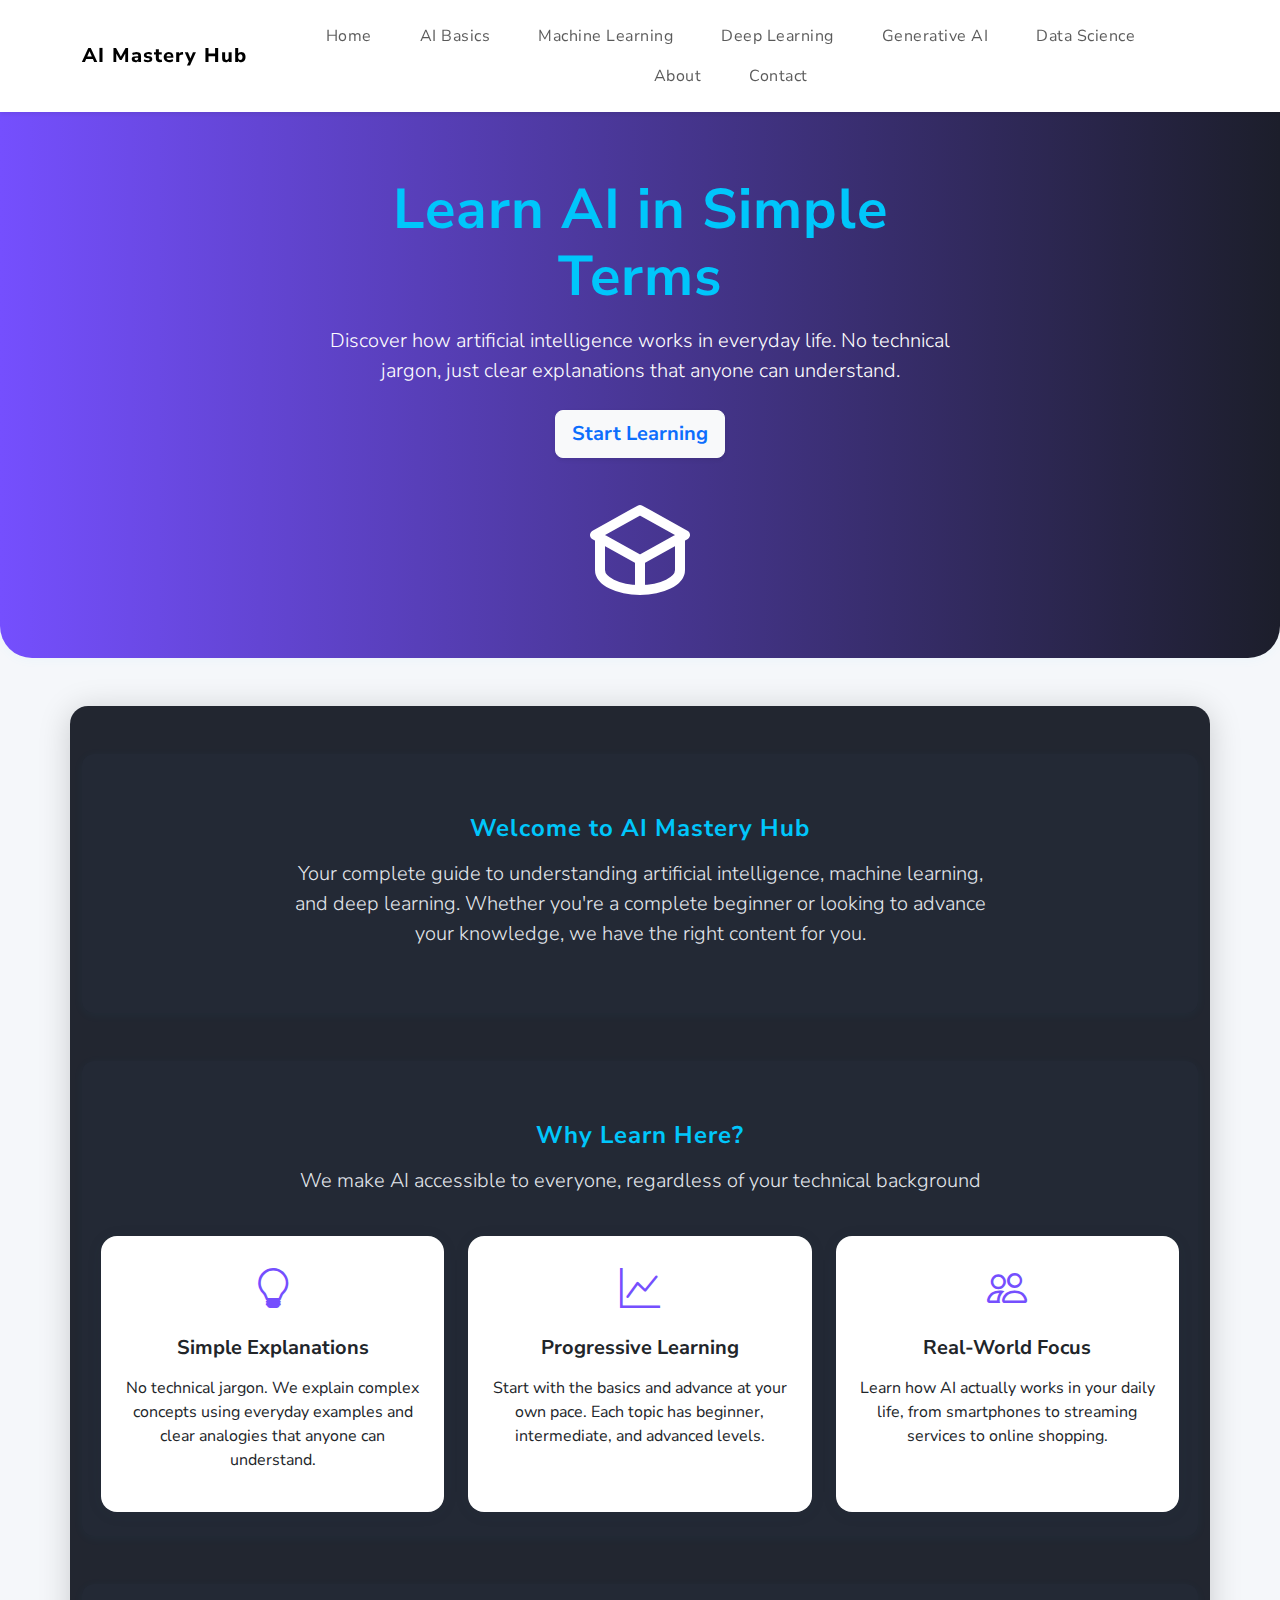
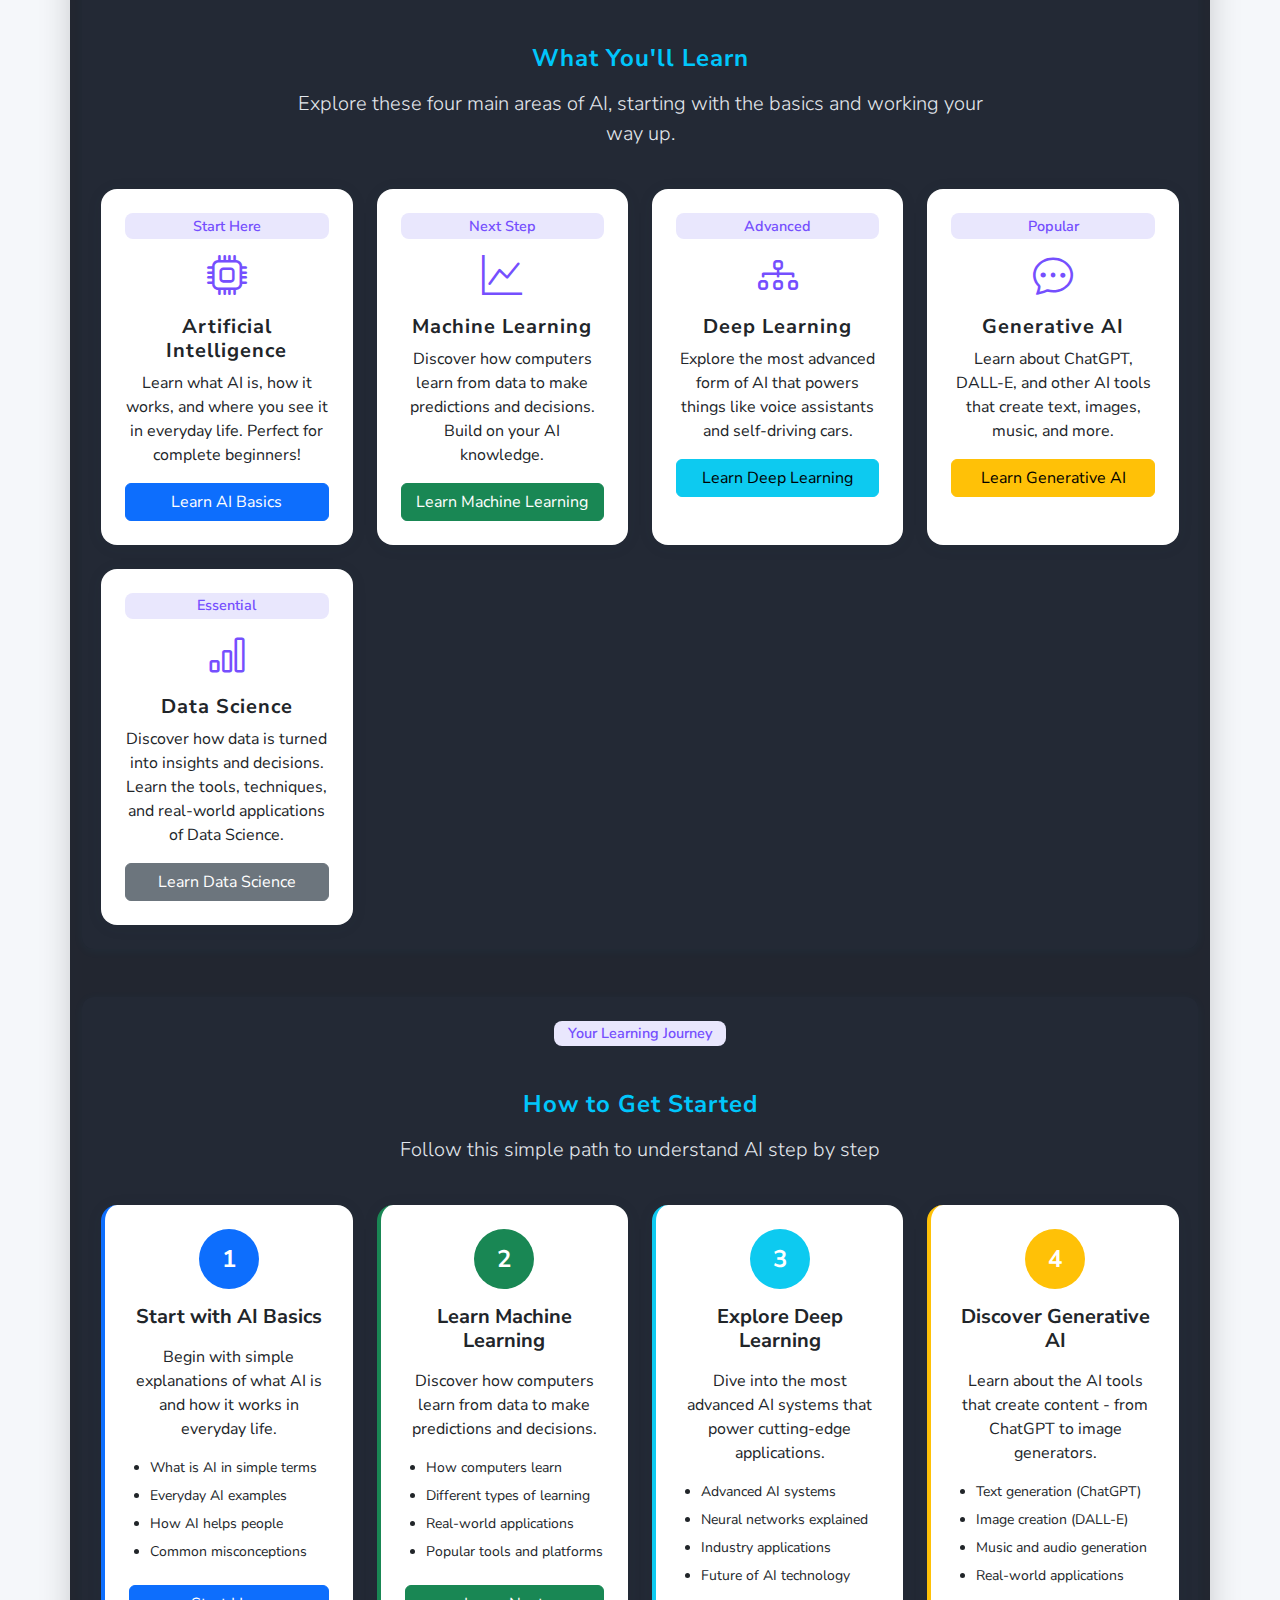
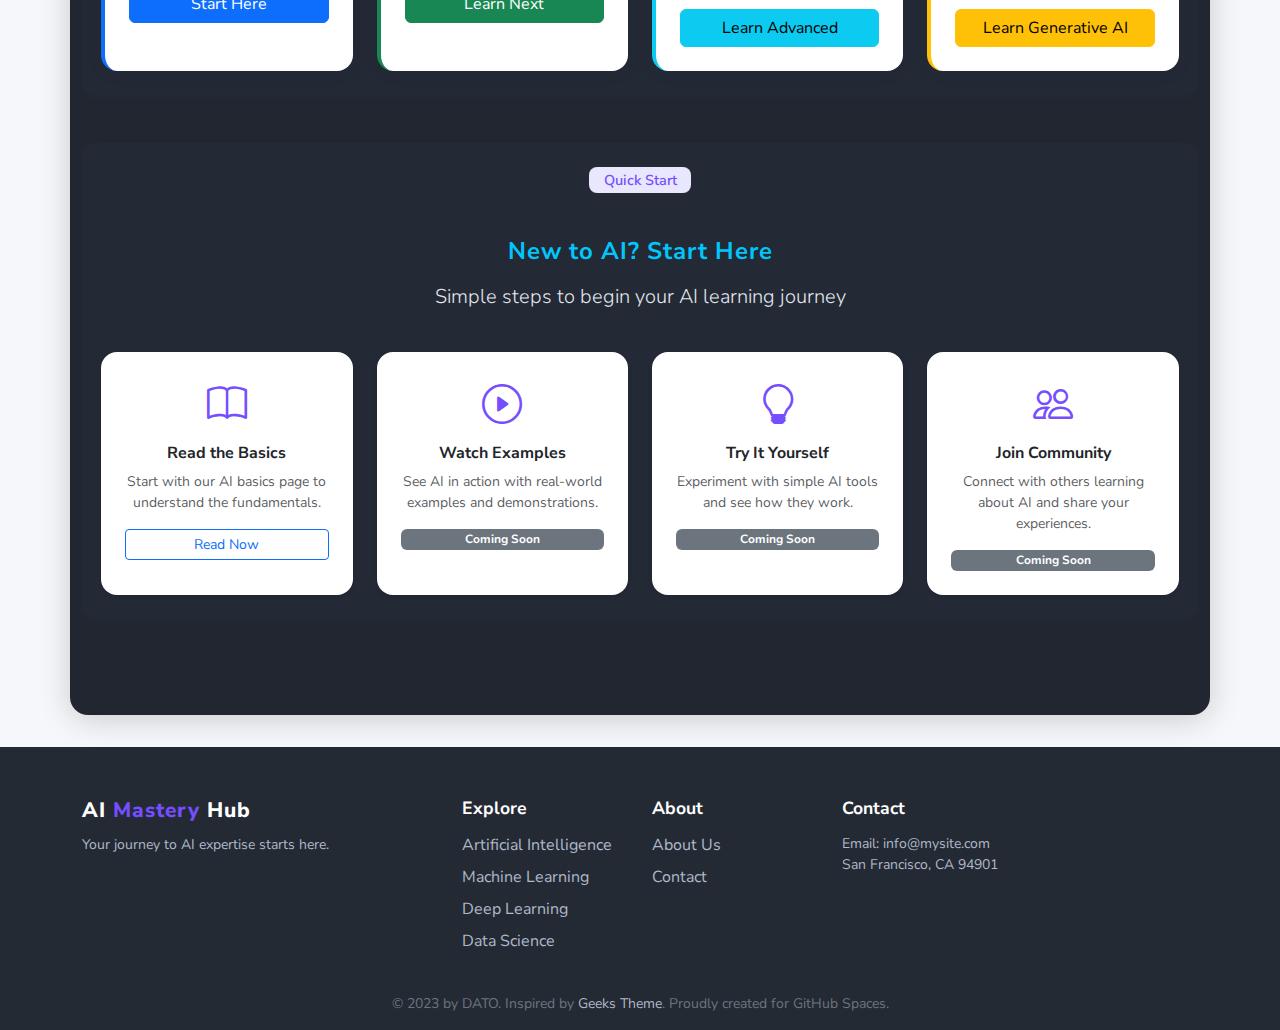
<file: index.html>
<!DOCTYPE html>
<html lang="en">
<head>
  <meta charset="UTF-8">
  <meta name="viewport" content="width=device-width, initial-scale=1.0">
  <title>AI Mastery Hub</title>
  <link href="https://cdn.jsdelivr.net/npm/bootstrap@5.3.2/dist/css/bootstrap.min.css" rel="stylesheet">
  <link rel="stylesheet" href="https://cdn.jsdelivr.net/npm/bootstrap-icons@1.11.1/font/bootstrap-icons.css">
  <link rel="stylesheet" href="css/style.css">
  <style>
    body { background: #f5f7fa; font-family: 'Nunito Sans', 'Inter', Arial, sans-serif; }
    .hero-bg {
      background: linear-gradient(90deg, #754ffe 0%, #1c1e2b 100%);
      color: #fff;
      padding: 4rem 0 3rem 0;
      border-radius: 0 0 2rem 2rem;
      position: relative;
      overflow: hidden;
    }
    .hero-illustration {
      max-width: 320px;
      width: 100%;
      margin: 2rem auto 0 auto;
      display: block;
    }
    .feature-icon {
      font-size: 2.5rem;
      color: #754ffe;
      margin-bottom: 1rem;
    }
    .card {
      border: none;
      border-radius: 1rem;
      box-shadow: 0 2px 16px rgba(44,62,80,0.08);
      transition: transform 0.15s;
    }
    .card:hover { transform: translateY(-4px) scale(1.02); box-shadow: 0 6px 32px rgba(44,62,80,0.12); }
    .badge-tech {
      background: #e9e7fd;
      color: #754ffe;
      font-size: 0.9em;
      font-weight: 600;
      border-radius: 0.5rem;
      padding: 0.4em 1em;
      margin-bottom: 0.7em;
      display: inline-block;
    }
    .navbar-brand { font-weight: 800; letter-spacing: 1px; }
    .footer-link { color: #b0b8c9; text-decoration: none; }
    .footer-link:hover { color: #754ffe; }
    .footer-bg { background: #232a34; color: #b0b8c9; }
    .footer-title { color: #fff; font-weight: 700; font-size: 1.1em; margin-bottom: 0.7em; }
    .footer-logo { font-weight: 800; color: #fff; font-size: 1.3em; letter-spacing: 1px; }
    .footer-logo span { color: #754ffe; }
    .card.bg-white {
      background: #fff !important;
      color: #212529 !important;
    }
  </style>
  <link href="https://fonts.googleapis.com/css2?family=Nunito+Sans:wght@400;700;900&display=swap" rel="stylesheet">
</head>
<body>
  <nav class="navbar navbar-expand-lg navbar-light bg-white shadow-sm py-3 sticky-top">
    <div class="container">
      <a class="navbar-brand" href="index.html">AI Mastery Hub</a>
      <button class="navbar-toggler" type="button" data-bs-toggle="collapse" data-bs-target="#navbarNav" aria-controls="navbarNav" aria-expanded="false" aria-label="Toggle navigation">
        <span class="navbar-toggler-icon"></span>
      </button>
      <div class="collapse navbar-collapse" id="navbarNav">
        <ul class="navbar-nav ms-auto mb-2 mb-lg-0">
          <li class="nav-item"><a class="nav-link" href="index.html">Home</a></li>
          <li class="nav-item">
            <a class="nav-link" href="ai.html">AI Basics</a>
          </li>
          <li class="nav-item">
            <a class="nav-link" href="ml.html">Machine Learning</a>
          </li>
          <li class="nav-item">
            <a class="nav-link" href="dl.html">Deep Learning</a>
          </li>
          <li class="nav-item">
            <a class="nav-link" href="genai.html">Generative AI</a>
          </li>
            <li class="nav-item">
              <a class="nav-link" href="datascience.html">Data Science</a>
            </li>
          <li class="nav-item"><a class="nav-link" href="about.html">About</a></li>
          <li class="nav-item"><a class="nav-link" href="contact.html">Contact</a></li>
        </ul>
      </div>
    </div>
  </nav>
  <section class="hero-bg text-center">
    <div class="container position-relative">
      <div class="row align-items-center">
        <div class="col-lg-7 mx-auto">
          <h1 class="display-4 fw-bold mb-3">Learn AI in Simple Terms</h1>
          <p class="lead mb-4">Discover how artificial intelligence works in everyday life. No technical jargon, just clear explanations that anyone can understand.</p>
          <a href="ai.html" class="btn btn-lg btn-light text-primary fw-bold shadow-sm">Start Learning</a>
        </div>
      </div>
      <svg xmlns="http://www.w3.org/2000/svg" fill="none" viewBox="0 0 24 24" stroke="currentColor" width="120" height="120" class="hero-illustration" style="color:#fff;">
        <path stroke-linecap="round" stroke-linejoin="round" stroke-width="2" d="M12 14l9-5-9-5-9 5 9 5zm0 0v6m0 0c-4.418 0-8-1.79-8-4V10m8 10c4.418 0 8-1.79 8-4V10"/>
      </svg>
    </div>
  </section>
  <main class="container py-5">
    <!-- Welcome Section -->
    <section class="mb-5">
      <div class="row justify-content-center mb-4">
        <div class="col-lg-8 text-center">
          <h2 class="fw-bold mb-3">Welcome to AI Mastery Hub</h2>
          <p class="lead">Your complete guide to understanding artificial intelligence, machine learning, and deep learning. Whether you're a complete beginner or looking to advance your knowledge, we have the right content for you.</p>
        </div>
      </div>
    </section>

    <!-- Why Learn Here -->
    <section class="mb-5">
      <div class="row justify-content-center mb-4">
        <div class="col-lg-8 text-center">
          <h2 class="fw-bold mb-3">Why Learn Here?</h2>
          <p class="lead">We make AI accessible to everyone, regardless of your technical background</p>
        </div>
      </div>
      <div class="row g-4">
        <div class="col-md-4">
          <div class="card h-100 text-center p-4">
            <i class="bi bi-lightbulb feature-icon"></i>
            <h5 class="fw-bold mb-3">Simple Explanations</h5>
            <p>No technical jargon. We explain complex concepts using everyday examples and clear analogies that anyone can understand.</p>
          </div>
        </div>
        <div class="col-md-4">
          <div class="card h-100 text-center p-4">
            <i class="bi bi-graph-up feature-icon"></i>
            <h5 class="fw-bold mb-3">Progressive Learning</h5>
            <p>Start with the basics and advance at your own pace. Each topic has beginner, intermediate, and advanced levels.</p>
          </div>
        </div>
        <div class="col-md-4">
          <div class="card h-100 text-center p-4">
            <i class="bi bi-people feature-icon"></i>
            <h5 class="fw-bold mb-3">Real-World Focus</h5>
            <p>Learn how AI actually works in your daily life, from smartphones to streaming services to online shopping.</p>
          </div>
        </div>
      </div>
    </section>

    <!-- Main Topics -->
    <section class="mb-5">
      <div class="row justify-content-center mb-4">
        <div class="col-lg-8 text-center">
          <h2 class="fw-bold mb-3">What You'll Learn</h2>
          <p class="lead">Explore these four main areas of AI, starting with the basics and working your way up.</p>
        </div>
      </div>
      <div class="row g-4">
        <div class="col-md-3">
          <div class="card h-100 text-center p-4">
            <span class="badge badge-tech mb-2">Start Here</span>
            <div class="feature-icon mb-2"><i class="bi bi-cpu"></i></div>
            <h3 class="h5 fw-bold">Artificial Intelligence</h3>
            <p class="mb-3">Learn what AI is, how it works, and where you see it in everyday life. Perfect for complete beginners!</p>
            <a href="ai.html" class="btn btn-primary">Learn AI Basics</a>
          </div>
        </div>
        <div class="col-md-3">
          <div class="card h-100 text-center p-4">
            <span class="badge badge-tech mb-2">Next Step</span>
            <div class="feature-icon mb-2"><i class="bi bi-graph-up"></i></div>
            <h3 class="h5 fw-bold">Machine Learning</h3>
            <p class="mb-3">Discover how computers learn from data to make predictions and decisions. Build on your AI knowledge.</p>
            <a href="ml.html" class="btn btn-success">Learn Machine Learning</a>
          </div>
        </div>
        <div class="col-md-3">
          <div class="card h-100 text-center p-4">
            <span class="badge badge-tech mb-2">Advanced</span>
            <div class="feature-icon mb-2"><i class="bi bi-diagram-3"></i></div>
            <h3 class="h5 fw-bold">Deep Learning</h3>
            <p class="mb-3">Explore the most advanced form of AI that powers things like voice assistants and self-driving cars.</p>
            <a href="dl.html" class="btn btn-info">Learn Deep Learning</a>
          </div>
        </div>
        <div class="col-md-3">
          <div class="card h-100 text-center p-4">
            <span class="badge badge-tech mb-2">Popular</span>
            <div class="feature-icon mb-2"><i class="bi bi-chat-dots"></i></div>
            <h3 class="h5 fw-bold">Generative AI</h3>
            <p class="mb-3">Learn about ChatGPT, DALL-E, and other AI tools that create text, images, music, and more.</p>
            <a href="genai.html" class="btn btn-warning">Learn Generative AI</a>
          </div>
        </div>
          <div class="col-md-3">
            <div class="card h-100 text-center p-4">
              <span class="badge badge-tech mb-2">Essential</span>
              <div class="feature-icon mb-2"><i class="bi bi-bar-chart"></i></div>
              <h3 class="h5 fw-bold">Data Science</h3>
              <p class="mb-3">Discover how data is turned into insights and decisions. Learn the tools, techniques, and real-world applications of Data Science.</p>
              <a href="datascience.html" class="btn btn-secondary">Learn Data Science</a>
            </div>
          </div>
      </div>
    </section>

    <!-- Getting Started Learning Path -->
    <section class="mb-5">
      <div class="row justify-content-center mb-4">
        <div class="col-lg-8 text-center">
          <span class="badge badge-tech mb-2">Your Learning Journey</span>
          <h2 class="fw-bold mb-3">How to Get Started</h2>
          <p class="lead">Follow this simple path to understand AI step by step</p>
        </div>
      </div>

      <div class="row g-4">
        <div class="col-md-3">
          <div class="card h-100 p-4 text-center border-start border-primary border-4">
            <div class="bg-primary text-white rounded-circle d-flex align-items-center justify-content-center mx-auto mb-3" style="width: 60px; height: 60px; font-size: 1.5rem; font-weight: bold;">1</div>
            <h5 class="fw-bold mb-3">Start with AI Basics</h5>
            <p class="mb-3">Begin with simple explanations of what AI is and how it works in everyday life.</p>
            <ul class="text-start small mb-3">
              <li>What is AI in simple terms</li>
              <li>Everyday AI examples</li>
              <li>How AI helps people</li>
              <li>Common misconceptions</li>
            </ul>
            <a href="ai.html" class="btn btn-primary">Start Here</a>
          </div>
        </div>
        <div class="col-md-3">
          <div class="card h-100 p-4 text-center border-start border-success border-4">
            <div class="bg-success text-white rounded-circle d-flex align-items-center justify-content-center mx-auto mb-3" style="width: 60px; height: 60px; font-size: 1.5rem; font-weight: bold;">2</div>
            <h5 class="fw-bold mb-3">Learn Machine Learning</h5>
            <p class="mb-3">Discover how computers learn from data to make predictions and decisions.</p>
            <ul class="text-start small mb-3">
              <li>How computers learn</li>
              <li>Different types of learning</li>
              <li>Real-world applications</li>
              <li>Popular tools and platforms</li>
            </ul>
            <a href="ml.html" class="btn btn-success">Learn Next</a>
          </div>
        </div>
        <div class="col-md-3">
          <div class="card h-100 p-4 text-center border-start border-info border-4">
            <div class="bg-info text-white rounded-circle d-flex align-items-center justify-content-center mx-auto mb-3" style="width: 60px; height: 60px; font-size: 1.5rem; font-weight: bold;">3</div>
            <h5 class="fw-bold mb-3">Explore Deep Learning</h5>
            <p class="mb-3">Dive into the most advanced AI systems that power cutting-edge applications.</p>
            <ul class="text-start small mb-3">
              <li>Advanced AI systems</li>
              <li>Neural networks explained</li>
              <li>Industry applications</li>
              <li>Future of AI technology</li>
            </ul>
            <a href="dl.html" class="btn btn-info">Learn Advanced</a>
          </div>
        </div>
        <div class="col-md-3">
          <div class="card h-100 p-4 text-center border-start border-warning border-4">
            <div class="bg-warning text-white rounded-circle d-flex align-items-center justify-content-center mx-auto mb-3" style="width: 60px; height: 60px; font-size: 1.5rem; font-weight: bold;">4</div>
            <h5 class="fw-bold mb-3">Discover Generative AI</h5>
            <p class="mb-3">Learn about the AI tools that create content - from ChatGPT to image generators.</p>
            <ul class="text-start small mb-3">
              <li>Text generation (ChatGPT)</li>
              <li>Image creation (DALL-E)</li>
              <li>Music and audio generation</li>
              <li>Real-world applications</li>
            </ul>
            <a href="genai.html" class="btn btn-warning">Learn Generative AI</a>
          </div>
        </div>
      </div>
    </section>

    <!-- Quick Start Guide -->
    <section class="mb-5">
      <div class="row justify-content-center mb-4">
        <div class="col-lg-8 text-center">
          <span class="badge badge-tech mb-2">Quick Start</span>
          <h2 class="fw-bold mb-3">New to AI? Start Here</h2>
          <p class="lead">Simple steps to begin your AI learning journey</p>
        </div>
      </div>

      <div class="row g-4">
        <div class="col-md-3">
          <div class="card h-100 text-center p-4 border-0 shadow-sm">
            <div class="feature-icon mb-2"><i class="bi bi-book"></i></div>
            <h6 class="fw-bold mb-2">Read the Basics</h6>
            <p class="small text-muted">Start with our AI basics page to understand the fundamentals.</p>
            <a href="ai.html" class="btn btn-outline-primary btn-sm">Read Now</a>
          </div>
        </div>
        <div class="col-md-3">
          <div class="card h-100 text-center p-4 border-0 shadow-sm">
            <div class="feature-icon mb-2"><i class="bi bi-play-circle"></i></div>
            <h6 class="fw-bold mb-2">Watch Examples</h6>
            <p class="small text-muted">See AI in action with real-world examples and demonstrations.</p>
            <span class="badge bg-secondary">Coming Soon</span>
          </div>
        </div>
        <div class="col-md-3">
          <div class="card h-100 text-center p-4 border-0 shadow-sm">
            <div class="feature-icon mb-2"><i class="bi bi-lightbulb"></i></div>
            <h6 class="fw-bold mb-2">Try It Yourself</h6>
            <p class="small text-muted">Experiment with simple AI tools and see how they work.</p>
            <span class="badge bg-secondary">Coming Soon</span>
          </div>
        </div>
        <div class="col-md-3">
          <div class="card h-100 text-center p-4 border-0 shadow-sm">
            <div class="feature-icon mb-2"><i class="bi bi-people"></i></div>
            <h6 class="fw-bold mb-2">Join Community</h6>
            <p class="small text-muted">Connect with others learning about AI and share your experiences.</p>
            <span class="badge bg-secondary">Coming Soon</span>
          </div>
        </div>
      </div>
    </section>
  </main>
  <footer class="footer-bg pt-5 pb-3 mt-auto">
    <div class="container">
      <div class="row mb-4">
        <div class="col-md-4 mb-3 mb-md-0">
          <div class="footer-logo mb-2">AI <span>Mastery</span> Hub</div>
          <div class="small">Your journey to AI expertise starts here.</div>
        </div>
        <div class="col-md-2">
          <div class="footer-title">Explore</div>
          <ul class="list-unstyled">
            <li><a href="ai.html" class="footer-link">Artificial Intelligence</a></li>
            <li><a href="ml.html" class="footer-link">Machine Learning</a></li>
            <li><a href="dl.html" class="footer-link">Deep Learning</a></li>
              <li><a href="datascience.html" class="footer-link">Data Science</a></li>
          </ul>
        </div>
        <div class="col-md-2">
          <div class="footer-title">About</div>
          <ul class="list-unstyled">
            <li><a href="about.html" class="footer-link">About Us</a></li>
            <li><a href="contact.html" class="footer-link">Contact</a></li>
          </ul>
        </div>
        <div class="col-md-4">
          <div class="footer-title">Contact</div>
          <div class="small">Email: <a href="mailto:info@mysite.com" class="footer-link">info@mysite.com</a></div>
          <div class="small">San Francisco, CA 94901</div>
        </div>
      </div>
      <div class="text-center small text-secondary">&copy; 2023 by DATO. Inspired by <a href="https://themes.getbootstrap.com/preview/?theme_id=61529" class="footer-link">Geeks Theme</a>. Proudly created for GitHub Spaces.</div>
    </div>
  </footer>
  <script src="https://cdn.jsdelivr.net/npm/bootstrap@5.3.2/dist/js/bootstrap.bundle.min.js"></script>
</body>
</html>
</file>
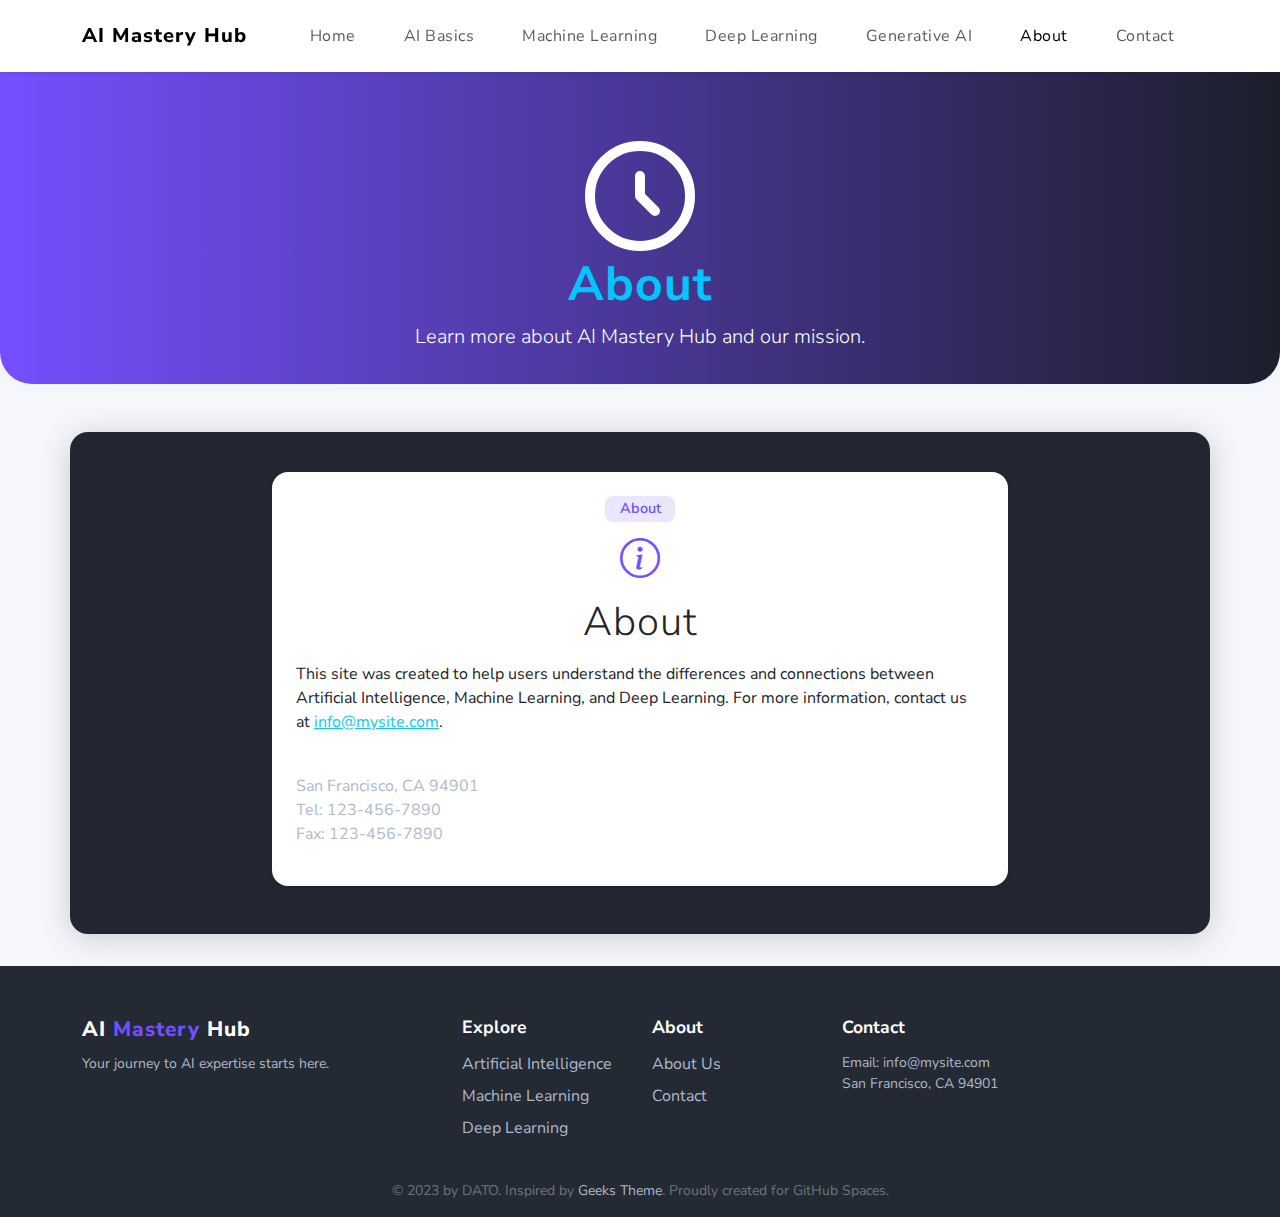
<file: about.html>
<!DOCTYPE html>
<html lang="en">
<head>
  <meta charset="UTF-8">
  <meta name="viewport" content="width=device-width, initial-scale=1.0">
  <title>AI Mastery Hub</title>
  <link href="https://cdn.jsdelivr.net/npm/bootstrap@5.3.2/dist/css/bootstrap.min.css" rel="stylesheet">
  <link rel="stylesheet" href="https://cdn.jsdelivr.net/npm/bootstrap-icons@1.11.1/font/bootstrap-icons.css">
  <link rel="stylesheet" href="css/style.css">
  <style>
    body { background: #f5f7fa; font-family: 'Nunito Sans', 'Inter', Arial, sans-serif; }
    .hero-bg { background: linear-gradient(90deg, #754ffe 0%, #1c1e2b 100%); color: #fff; padding: 3rem 0 2rem 0; border-radius: 0 0 2rem 2rem; position: relative; overflow: hidden; }
    .hero-illustration { max-width: 120px; width: 100%; margin: 1rem auto 0 auto; display: block; }
    .card { border: none; border-radius: 1rem; box-shadow: 0 2px 16px rgba(44,62,80,0.08); transition: transform 0.15s; }
    .card:hover { transform: translateY(-4px) scale(1.02); box-shadow: 0 6px 32px rgba(44,62,80,0.12); }
    .feature-icon { font-size: 2.5rem; color: #754ffe; margin-bottom: 1rem; }
    .badge-tech { background: #e9e7fd; color: #754ffe; font-size: 0.9em; font-weight: 600; border-radius: 0.5rem; padding: 0.4em 1em; margin-bottom: 0.7em; display: inline-block; }
    .navbar-brand { font-weight: 800; letter-spacing: 1px; }
    .footer-link { color: #b0b8c9; text-decoration: none; }
    .footer-link:hover { color: #754ffe; }
    .footer-bg { background: #232a34; color: #b0b8c9; }
    .footer-title { color: #fff; font-weight: 700; font-size: 1.1em; margin-bottom: 0.7em; }
    .footer-logo { font-weight: 800; color: #fff; font-size: 1.3em; letter-spacing: 1px; }
    .footer-logo span { color: #754ffe; }
  </style>
  <link href="https://fonts.googleapis.com/css2?family=Nunito+Sans:wght@400;700;900&display=swap" rel="stylesheet">
</head>
<body>
  <nav class="navbar navbar-expand-lg navbar-light bg-white shadow-sm py-3 sticky-top">
    <div class="container">
      <a class="navbar-brand" href="index.html">AI Mastery Hub</a>
      <button class="navbar-toggler" type="button" data-bs-toggle="collapse" data-bs-target="#navbarNav" aria-controls="navbarNav" aria-expanded="false" aria-label="Toggle navigation">
        <span class="navbar-toggler-icon"></span>
      </button>
      <div class="collapse navbar-collapse" id="navbarNav">
        <ul class="navbar-nav ms-auto mb-2 mb-lg-0">
          <li class="nav-item"><a class="nav-link" href="index.html">Home</a></li>
          <li class="nav-item">
            <a class="nav-link" href="ai.html">AI Basics</a>
          </li>
          <li class="nav-item">
            <a class="nav-link" href="ml.html">Machine Learning</a>
          </li>
          <li class="nav-item">
            <a class="nav-link" href="dl.html">Deep Learning</a>
          </li>
          <li class="nav-item">
            <a class="nav-link" href="genai.html">Generative AI</a>
          </li>
          <li class="nav-item"><a class="nav-link active" href="about.html">About</a></li>
          <li class="nav-item"><a class="nav-link" href="contact.html">Contact</a></li>
        </ul>
      </div>
    </div>
  </nav>
  <section class="hero-bg text-center mb-5">
    <div class="container position-relative">
      <svg xmlns="http://www.w3.org/2000/svg" fill="none" viewBox="0 0 24 24" stroke="currentColor" width="120" height="120" class="hero-illustration" style="color:#fff;">
        <circle cx="12" cy="12" r="10" stroke="currentColor" stroke-width="2" fill="none"/>
        <path stroke-linecap="round" stroke-linejoin="round" stroke-width="2" d="M12 8v4l3 3"/>
      </svg>
      <h1 class="display-5 fw-bold mb-2">About</h1>
      <p class="lead mb-0">Learn more about AI Mastery Hub and our mission.</p>
    </div>
  </section>
  <main class="container pb-5">
    <div class="row justify-content-center">
      <div class="col-lg-8">
        <div class="card p-4 bg-white text-dark shadow-sm">
          <div class="text-center">
            <span class="badge badge-tech mb-2">About</span>
            <div class="feature-icon mb-2"><i class="bi bi-info-circle"></i></div>
            <h1 class="card-title display-6 mb-3">About</h1>
          </div>
          <p>This site was created to help users understand the differences and connections between Artificial Intelligence, Machine Learning, and Deep Learning. For more information, contact us at <a href="mailto:info@mysite.com" class="text-info">info@mysite.com</a>.</p>
          <address class="mt-4">
            San Francisco, CA 94901<br>
            Tel: 123-456-7890<br>
            Fax: 123-456-7890
          </address>
        </div>
      </div>
    </div>
  </main>
  <footer class="footer-bg pt-5 pb-3 mt-auto">
    <div class="container">
      <div class="row mb-4">
        <div class="col-md-4 mb-3 mb-md-0">
          <div class="footer-logo mb-2">AI <span>Mastery</span> Hub</div>
          <div class="small">Your journey to AI expertise starts here.</div>
        </div>
        <div class="col-md-2">
          <div class="footer-title">Explore</div>
          <ul class="list-unstyled">
            <li><a href="ai.html" class="footer-link">Artificial Intelligence</a></li>
            <li><a href="ml.html" class="footer-link">Machine Learning</a></li>
            <li><a href="dl.html" class="footer-link">Deep Learning</a></li>
          </ul>
        </div>
        <div class="col-md-2">
          <div class="footer-title">About</div>
          <ul class="list-unstyled">
            <li><a href="about.html" class="footer-link">About Us</a></li>
            <li><a href="contact.html" class="footer-link">Contact</a></li>
          </ul>
        </div>
        <div class="col-md-4">
          <div class="footer-title">Contact</div>
          <div class="small">Email: <a href="mailto:info@mysite.com" class="footer-link">info@mysite.com</a></div>
          <div class="small">San Francisco, CA 94901</div>
        </div>
      </div>
      <div class="text-center small text-secondary">&copy; 2023 by DATO. Inspired by <a href="https://themes.getbootstrap.com/preview/?theme_id=61529" class="footer-link">Geeks Theme</a>. Proudly created for GitHub Spaces.</div>
    </div>
  </footer>
  <script src="https://cdn.jsdelivr.net/npm/bootstrap@5.3.2/dist/js/bootstrap.bundle.min.js"></script>
</body>
</html>
</file>
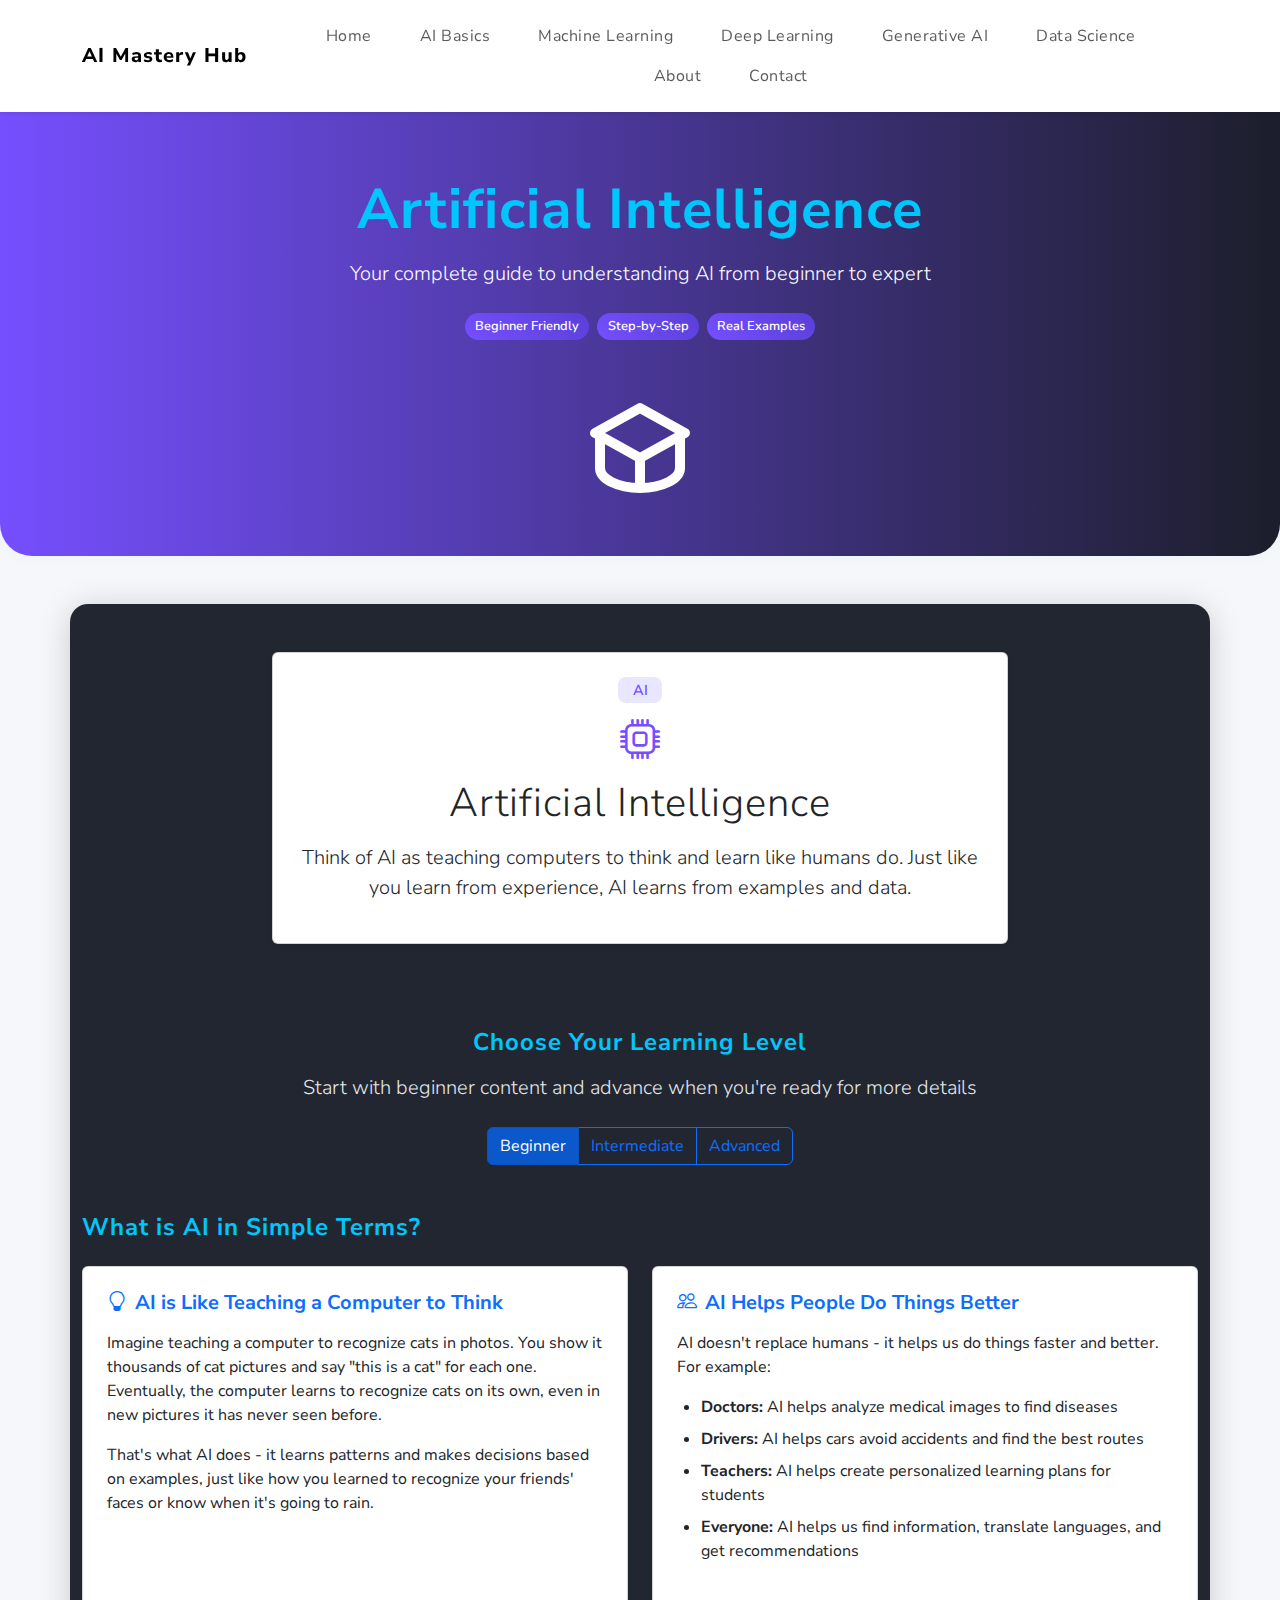
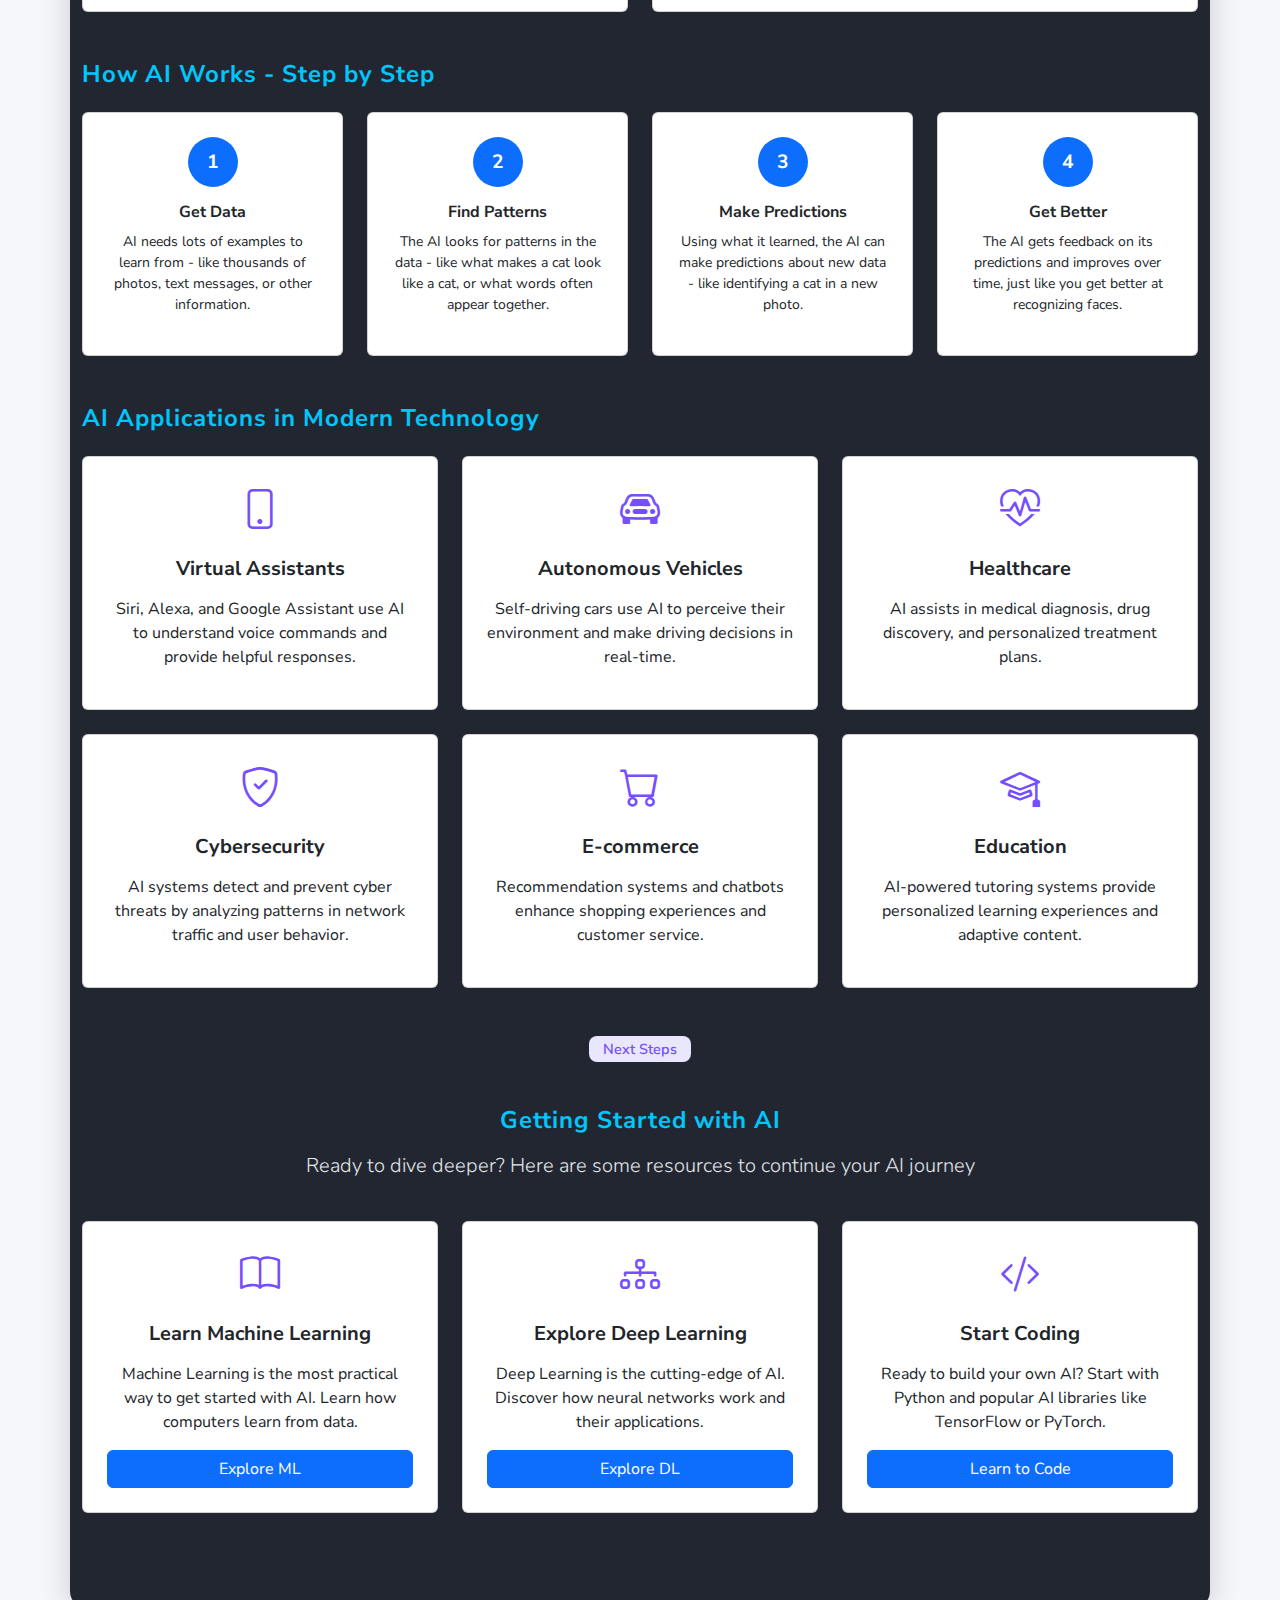
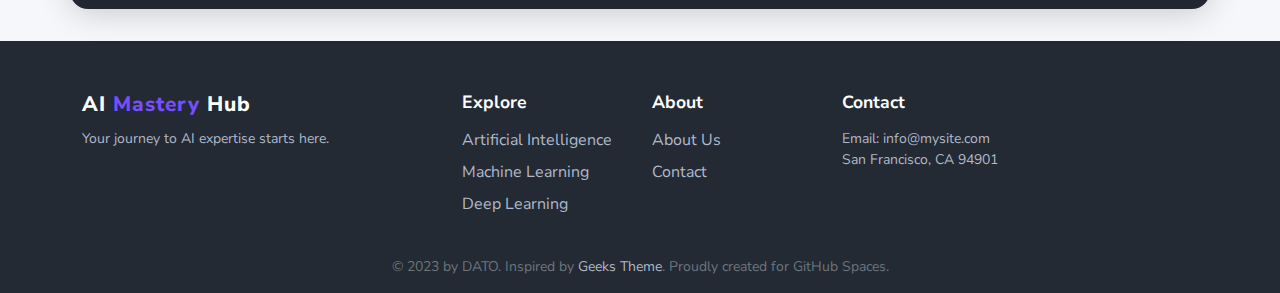
<file: ai.html>
<!DOCTYPE html>
<html lang="en">
<head>
  <meta charset="UTF-8">
  <meta name="viewport" content="width=device-width, initial-scale=1.0">
  <title>Artificial Intelligence | AI Mastery Hub</title>
  <link href="https://cdn.jsdelivr.net/npm/bootstrap@5.3.2/dist/css/bootstrap.min.css" rel="stylesheet">
  <link rel="stylesheet" href="https://cdn.jsdelivr.net/npm/bootstrap-icons@1.11.1/font/bootstrap-icons.css">
  <link rel="stylesheet" href="css/style.css">
  <style>
    body { background: #f5f7fa; font-family: 'Nunito Sans', 'Inter', Arial, sans-serif; }
    .hero-bg { background: linear-gradient(90deg, #754ffe 0%, #1c1e2b 100%); color: #fff; padding: 4rem 0 3rem 0; border-radius: 0 0 2rem 2rem; position: relative; overflow: hidden; }
    .hero-illustration { max-width: 120px; width: 100%; margin: 2rem auto 0 auto; display: block; }
    .feature-icon { font-size: 2.5rem; color: #754ffe; margin-bottom: 1rem; }
    .badge-tech { background: #e9e7fd; color: #754ffe; font-size: 0.9em; font-weight: 600; border-radius: 0.5rem; padding: 0.4em 1em; margin-bottom: 0.7em; display: inline-block; }
    .navbar-brand { font-weight: 800; letter-spacing: 1px; }
    .footer-link { color: #b0b8c9; text-decoration: none; }
    .footer-link:hover { color: #754ffe; }
    .footer-bg { background: #232a34; color: #b0b8c9; }
    .footer-title { color: #fff; font-weight: 700; font-size: 1.1em; margin-bottom: 0.7em; }
    .footer-logo { font-weight: 800; color: #fff; font-size: 1.3em; letter-spacing: 1px; }
    .footer-logo span { color: #754ffe; }
    .content-section { margin-bottom: 3rem; }
    .tech-stack-item { background: #f8f9fa; border-radius: 0.5rem; padding: 1rem; margin-bottom: 1rem; border-left: 4px solid #754ffe; }
    .learning-level { background: linear-gradient(45deg, #754ffe, #5a3fd8); color: white; padding: 0.3em 0.8em; border-radius: 1rem; font-size: 0.8em; font-weight: 600; }
    .analogy-box { background: #e8f4fd; border-left: 4px solid #007bff; padding: 1rem; border-radius: 0.5rem; margin: 1rem 0; }
    .try-this-box { background: #fff3cd; border: 1px solid #ffeaa7; border-radius: 0.5rem; padding: 1rem; margin: 1rem 0; }
    .misconception-box { background: #f8d7da; border-left: 4px solid #dc3545; padding: 1rem; border-radius: 0.5rem; margin: 1rem 0; }
    .step-box { background: #f8f9fa; border-radius: 0.5rem; padding: 1.5rem; margin: 1rem 0; border: 1px solid #e9ecef; }
    .step-number { background: #754ffe; color: white; width: 30px; height: 30px; border-radius: 50%; display: inline-flex; align-items: center; justify-content: center; font-weight: bold; margin-right: 1rem; }
  </style>
  <link href="https://fonts.googleapis.com/css2?family=Nunito+Sans:wght@400;700;900&display=swap" rel="stylesheet">
</head>
<body>
  <nav class="navbar navbar-expand-lg navbar-light bg-white shadow-sm py-3 sticky-top">
    <div class="container">
      <a class="navbar-brand" href="index.html">AI Mastery Hub</a>
      <button class="navbar-toggler" type="button" data-bs-toggle="collapse" data-bs-target="#navbarNav" aria-controls="navbarNav" aria-expanded="false" aria-label="Toggle navigation">
        <span class="navbar-toggler-icon"></span>
      </button>
      <div class="collapse navbar-collapse" id="navbarNav">
        <ul class="navbar-nav ms-auto mb-2 mb-lg-0">
          <li class="nav-item"><a class="nav-link" href="index.html">Home</a></li>
          <li class="nav-item">
            <a class="nav-link" href="ai.html">AI Basics</a>
          </li>
          <li class="nav-item">
            <a class="nav-link" href="ml.html">Machine Learning</a>
          </li>
          <li class="nav-item">
            <a class="nav-link" href="dl.html">Deep Learning</a>
          </li>
          <li class="nav-item">
            <a class="nav-link" href="genai.html">Generative AI</a>
          </li>
            <li class="nav-item">
              <a class="nav-link" href="datascience.html">Data Science</a>
            </li>
          <li class="nav-item"><a class="nav-link" href="about.html">About</a></li>
          <li class="nav-item"><a class="nav-link" href="contact.html">Contact</a></li>
        </ul>
      </div>
    </div>
  </nav>
  <section class="hero-bg text-center">
    <div class="container position-relative">
      <div class="row align-items-center">
        <div class="col-lg-7 mx-auto">
          <h1 class="display-4 fw-bold mb-3">Artificial Intelligence</h1>
          <p class="lead mb-4">Your complete guide to understanding AI from beginner to expert</p>
          <div class="d-flex justify-content-center gap-2 mb-3">
            <span class="learning-level">Beginner Friendly</span>
            <span class="learning-level">Step-by-Step</span>
            <span class="learning-level">Real Examples</span>
          </div>
        </div>
      </div>
      <svg xmlns="http://www.w3.org/2000/svg" fill="none" viewBox="0 0 24 24" stroke="currentColor" width="120" height="120" class="hero-illustration" style="color:#fff;">
        <path stroke-linecap="round" stroke-linejoin="round" stroke-width="2" d="M12 14l9-5-9-5-9 5 9 5zm0 0v6m0 0c-4.418 0-8-1.79-8-4V10m8 10c4.418 0 8-1.79 8-4V10"/>
      </svg>
    </div>
  </section>
  <main class="container py-5">
    
    <!-- Main AI Definition -->
    <div class="row justify-content-center mb-5">
      <div class="col-lg-8">
        <div class="card p-4 bg-white text-dark shadow-sm">
          <div class="text-center">
            <span class="badge badge-tech mb-2">AI</span>
            <div class="feature-icon mb-2"><i class="bi bi-cpu"></i></div>
            <h1 class="card-title display-6 mb-3">Artificial Intelligence</h1>
            <p class="lead">Think of AI as teaching computers to think and learn like humans do. Just like you learn from experience, AI learns from examples and data.</p>
          </div>
        </div>
      </div>
    </div>

    <!-- Difficulty Level Navigation -->
    <div class="content-section">
      <div class="row justify-content-center mb-4">
        <div class="col-lg-8 text-center">
          <h2 class="fw-bold mb-3">Choose Your Learning Level</h2>
          <p class="lead mb-4">Start with beginner content and advance when you're ready for more details</p>
          <div class="btn-group" role="group" aria-label="Difficulty levels">
            <button type="button" class="btn btn-primary active" onclick="showLevel('beginner')">Beginner</button>
            <button type="button" class="btn btn-outline-primary" onclick="showLevel('intermediate')">Intermediate</button>
            <button type="button" class="btn btn-outline-primary" onclick="showLevel('advanced')">Advanced</button>
          </div>
        </div>
      </div>
    </div>

    <!-- Beginner Level Content -->
    <div id="beginner-content" class="content-section">
      <!-- What is AI in Simple Terms -->
      <div class="content-section">
        <h2 class="fw-bold mb-4">What is AI in Simple Terms?</h2>
        <div class="row g-4">
          <div class="col-md-6">
            <div class="card h-100 p-4">
              <h5 class="fw-bold text-primary mb-3"><i class="bi bi-lightbulb me-2"></i>AI is Like Teaching a Computer to Think</h5>
              <p>Imagine teaching a computer to recognize cats in photos. You show it thousands of cat pictures and say "this is a cat" for each one. Eventually, the computer learns to recognize cats on its own, even in new pictures it has never seen before.</p>
              <p>That's what AI does - it learns patterns and makes decisions based on examples, just like how you learned to recognize your friends' faces or know when it's going to rain.</p>
            </div>
          </div>
          <div class="col-md-6">
            <div class="card h-100 p-4">
              <h5 class="fw-bold text-primary mb-3"><i class="bi bi-people me-2"></i>AI Helps People Do Things Better</h5>
              <p>AI doesn't replace humans - it helps us do things faster and better. For example:</p>
              <ul>
                <li><strong>Doctors:</strong> AI helps analyze medical images to find diseases</li>
                <li><strong>Drivers:</strong> AI helps cars avoid accidents and find the best routes</li>
                <li><strong>Teachers:</strong> AI helps create personalized learning plans for students</li>
                <li><strong>Everyone:</strong> AI helps us find information, translate languages, and get recommendations</li>
              </ul>
            </div>
          </div>
        </div>
      </div>

      <!-- How AI Works Step by Step -->
      <div class="content-section">
        <h2 class="fw-bold mb-4">How AI Works - Step by Step</h2>
        <div class="row g-4">
          <div class="col-md-3">
            <div class="card h-100 p-4 text-center">
              <div class="bg-primary text-white rounded-circle d-flex align-items-center justify-content-center mx-auto mb-3" style="width: 50px; height: 50px; font-size: 1.2rem; font-weight: bold;">1</div>
              <h6 class="fw-bold">Get Data</h6>
              <p class="small">AI needs lots of examples to learn from - like thousands of photos, text messages, or other information.</p>
            </div>
          </div>
          <div class="col-md-3">
            <div class="card h-100 p-4 text-center">
              <div class="bg-primary text-white rounded-circle d-flex align-items-center justify-content-center mx-auto mb-3" style="width: 50px; height: 50px; font-size: 1.2rem; font-weight: bold;">2</div>
              <h6 class="fw-bold">Find Patterns</h6>
              <p class="small">The AI looks for patterns in the data - like what makes a cat look like a cat, or what words often appear together.</p>
            </div>
          </div>
          <div class="col-md-3">
            <div class="card h-100 p-4 text-center">
              <div class="bg-primary text-white rounded-circle d-flex align-items-center justify-content-center mx-auto mb-3" style="width: 50px; height: 50px; font-size: 1.2rem; font-weight: bold;">3</div>
              <h6 class="fw-bold">Make Predictions</h6>
              <p class="small">Using what it learned, the AI can make predictions about new data - like identifying a cat in a new photo.</p>
            </div>
          </div>
          <div class="col-md-3">
            <div class="card h-100 p-4 text-center">
              <div class="bg-primary text-white rounded-circle d-flex align-items-center justify-content-center mx-auto mb-3" style="width: 50px; height: 50px; font-size: 1.2rem; font-weight: bold;">4</div>
              <h6 class="fw-bold">Get Better</h6>
              <p class="small">The AI gets feedback on its predictions and improves over time, just like you get better at recognizing faces.</p>
            </div>
          </div>
        </div>
      </div>

      <!-- AI Applications -->
      <div class="content-section">
        <h2 class="fw-bold mb-4">AI Applications in Modern Technology</h2>
        <div class="row g-4">
          <div class="col-md-4">
            <div class="card h-100 p-4 text-center">
              <i class="bi bi-phone feature-icon"></i>
              <h5 class="fw-bold mb-3">Virtual Assistants</h5>
              <p>Siri, Alexa, and Google Assistant use AI to understand voice commands and provide helpful responses.</p>
            </div>
          </div>
          <div class="col-md-4">
            <div class="card h-100 p-4 text-center">
              <i class="bi bi-car-front feature-icon"></i>
              <h5 class="fw-bold mb-3">Autonomous Vehicles</h5>
              <p>Self-driving cars use AI to perceive their environment and make driving decisions in real-time.</p>
            </div>
          </div>
          <div class="col-md-4">
            <div class="card h-100 p-4 text-center">
              <i class="bi bi-heart-pulse feature-icon"></i>
              <h5 class="fw-bold mb-3">Healthcare</h5>
              <p>AI assists in medical diagnosis, drug discovery, and personalized treatment plans.</p>
            </div>
          </div>
          <div class="col-md-4">
            <div class="card h-100 p-4 text-center">
              <i class="bi bi-shield-check feature-icon"></i>
              <h5 class="fw-bold mb-3">Cybersecurity</h5>
              <p>AI systems detect and prevent cyber threats by analyzing patterns in network traffic and user behavior.</p>
            </div>
          </div>
          <div class="col-md-4">
            <div class="card h-100 p-4 text-center">
              <i class="bi bi-cart feature-icon"></i>
              <h5 class="fw-bold mb-3">E-commerce</h5>
              <p>Recommendation systems and chatbots enhance shopping experiences and customer service.</p>
            </div>
          </div>
          <div class="col-md-4">
            <div class="card h-100 p-4 text-center">
              <i class="bi bi-mortarboard feature-icon"></i>
              <h5 class="fw-bold mb-3">Education</h5>
              <p>AI-powered tutoring systems provide personalized learning experiences and adaptive content.</p>
            </div>
          </div>
        </div>
      </div>
    </div>

    <!-- Intermediate Level Content -->
    <div id="intermediate-content" class="content-section" style="display: none;">
      <!-- AI Research Areas -->
      <div class="content-section">
        <h2 class="fw-bold mb-4">AI Research Areas</h2>
        <div class="row g-4">
          <div class="col-md-4">
            <div class="card h-100 p-4">
              <div class="text-center mb-3">
                <i class="bi bi-search feature-icon"></i>
                <h5 class="fw-bold">01 / AI Research</h5>
              </div>
              <p>Artificial Intelligence research focuses on creating systems that can perform tasks that typically require human intelligence. This includes problem-solving, pattern recognition, learning, and decision-making.</p>
            </div>
          </div>
          <div class="col-md-4">
            <div class="card h-100 p-4">
              <div class="text-center mb-3">
                <i class="bi bi-robot feature-icon"></i>
                <h5 class="fw-bold">02 / AI Machines</h5>
              </div>
              <p>Artificial Intelligence is applied when a machine mimics "cognitive" functions that humans associate with other human minds, such as "learning" and "problem solving".</p>
            </div>
          </div>
          <div class="col-md-4">
            <div class="card h-100 p-4">
              <div class="text-center mb-3">
                <i class="bi bi-layers feature-icon"></i>
                <h5 class="fw-bold">03 / AI Stacks</h5>
              </div>
              <p>AI strides have been greatly increased with the democratization of technology. Cloud vendors now offer cutting-edge AI technology stacks including data collection, storage, processing, analytics, and reporting.</p>
            </div>
          </div>
        </div>
      </div>

      <!-- Sub-Fields of AI -->
      <div class="content-section">
        <h2 class="fw-bold mb-4">Sub-Fields of Artificial Intelligence</h2>
        <div class="row g-4">
          <div class="col-md-6">
            <div class="card p-4">
              <h5 class="fw-bold text-primary mb-3"><i class="bi bi-graph-up me-2"></i>Machine Learning</h5>
              <p>Algorithms that learn from data to make predictions or decisions without being explicitly programmed for specific tasks.</p>
            </div>
          </div>
          <div class="col-md-6">
            <div class="card p-4">
              <h5 class="fw-bold text-primary mb-3"><i class="bi bi-chat-dots me-2"></i>Natural Language Processing</h5>
              <p>Enables computers to understand, interpret, and generate human language in a meaningful way.</p>
            </div>
          </div>
          <div class="col-md-6">
            <div class="card p-4">
              <h5 class="fw-bold text-primary mb-3"><i class="bi bi-mic me-2"></i>Speech Recognition</h5>
              <p>Technology that converts spoken words into text, enabling voice-controlled applications and systems.</p>
            </div>
          </div>
          <div class="col-md-6">
            <div class="card p-4">
              <h5 class="fw-bold text-primary mb-3"><i class="bi bi-robot me-2"></i>Robotics</h5>
              <p>Combines AI with mechanical engineering to create intelligent machines that can perform physical tasks.</p>
            </div>
          </div>
          <div class="col-md-6">
            <div class="card p-4">
              <h5 class="fw-bold text-primary mb-3"><i class="bi bi-eye me-2"></i>Computer Vision</h5>
              <p>Enables machines to interpret and understand visual information from the world, including images and videos.</p>
            </div>
          </div>
          <div class="col-md-6">
            <div class="card p-4">
              <h5 class="fw-bold text-primary mb-3"><i class="bi bi-brain me-2"></i>Expert Systems</h5>
              <p>Computer systems that emulate the decision-making ability of a human expert in a specific domain.</p>
            </div>
          </div>
        </div>
      </div>
    </div>

    <!-- Advanced Level Content -->
    <div id="advanced-content" class="content-section" style="display: none;">
      <!-- AI Technology Stacks -->
      <div class="content-section">
        <h2 class="fw-bold mb-4">AI Technology Stacks</h2>
        <div class="row g-4">
          <div class="col-md-6">
            <div class="card p-4 shadow-sm">
              <h6 class="fw-bold mb-2 text-primary"><i class="bi bi-database me-2"></i>Data Collection</h6>
              <p class="mb-0 text-dark">Tools and platforms for gathering, storing, and managing large datasets from various sources.</p>
            </div>
          </div>
          <div class="col-md-6">
            <div class="card p-4 shadow-sm">
              <h6 class="fw-bold mb-2 text-primary"><i class="bi bi-hdd-stack me-2"></i>Data Storage</h6>
              <p class="mb-0 text-dark">Scalable storage solutions including cloud databases, data warehouses, and distributed systems.</p>
            </div>
          </div>
          <div class="col-md-6">
            <div class="card p-4 shadow-sm">
              <h6 class="fw-bold mb-2 text-primary"><i class="bi bi-cpu me-2"></i>Data Processing</h6>
              <p class="mb-0 text-dark">Computing resources and frameworks for processing and analyzing large volumes of data.</p>
            </div>
          </div>
          <div class="col-md-6">
            <div class="card p-4 shadow-sm">
              <h6 class="fw-bold mb-2 text-primary"><i class="bi bi-bar-chart me-2"></i>Data Analytics</h6>
              <p class="mb-0 text-dark">Advanced analytics tools for extracting insights and patterns from processed data.</p>
            </div>
          </div>
          <div class="col-md-6">
            <div class="card p-4 shadow-sm">
              <h6 class="fw-bold mb-2 text-primary"><i class="bi bi-file-earmark-text me-2"></i>Data Output</h6>
              <p class="mb-0 text-dark">Reporting and visualization tools for presenting AI results and insights to stakeholders.</p>
            </div>
          </div>
          <div class="col-md-6">
            <div class="card p-4 shadow-sm">
              <h6 class="fw-bold mb-2 text-primary"><i class="bi bi-cloud me-2"></i>Cloud Platforms</h6>
              <p class="mb-0 text-dark">Major cloud providers offering AI services: AWS, Azure, Google Cloud, and specialized AI platforms.</p>
            </div>
          </div>
        </div>
      </div>
    </div>

    <!-- Getting Started Section -->
    <div class="content-section">
      <div class="row justify-content-center mb-4">
        <div class="col-lg-8 text-center">
          <span class="badge badge-tech mb-2">Next Steps</span>
          <h2 class="fw-bold mb-3">Getting Started with AI</h2>
          <p class="lead">Ready to dive deeper? Here are some resources to continue your AI journey</p>
        </div>
      </div>

      <div class="row g-4">
        <div class="col-md-4">
          <div class="card h-100 p-4 text-center">
            <i class="bi bi-book feature-icon"></i>
            <h5 class="fw-bold mb-3">Learn Machine Learning</h5>
            <p>Machine Learning is the most practical way to get started with AI. Learn how computers learn from data.</p>
            <a href="ml.html" class="btn btn-primary">Explore ML</a>
          </div>
        </div>
        <div class="col-md-4">
          <div class="card h-100 p-4 text-center">
            <i class="bi bi-diagram-3 feature-icon"></i>
            <h5 class="fw-bold mb-3">Explore Deep Learning</h5>
            <p>Deep Learning is the cutting-edge of AI. Discover how neural networks work and their applications.</p>
            <a href="dl.html" class="btn btn-primary">Explore DL</a>
          </div>
        </div>
        <div class="col-md-4">
          <div class="card h-100 p-4 text-center">
            <i class="bi bi-code-slash feature-icon"></i>
            <h5 class="fw-bold mb-3">Start Coding</h5>
            <p>Ready to build your own AI? Start with Python and popular AI libraries like TensorFlow or PyTorch.</p>
            <a href="#" class="btn btn-primary">Learn to Code</a>
          </div>
        </div>
      </div>
    </div>
  </main>
  <footer class="footer-bg pt-5 pb-3 mt-auto">
    <div class="container">
      <div class="row mb-4">
        <div class="col-md-4 mb-3 mb-md-0">
          <div class="footer-logo mb-2">AI <span>Mastery</span> Hub</div>
          <div class="small">Your journey to AI expertise starts here.</div>
        </div>
        <div class="col-md-2">
          <div class="footer-title">Explore</div>
          <ul class="list-unstyled">
            <li><a href="ai.html" class="footer-link">Artificial Intelligence</a></li>
            <li><a href="ml.html" class="footer-link">Machine Learning</a></li>
            <li><a href="dl.html" class="footer-link">Deep Learning</a></li>
          </ul>
        </div>
        <div class="col-md-2">
          <div class="footer-title">About</div>
          <ul class="list-unstyled">
            <li><a href="about.html" class="footer-link">About Us</a></li>
            <li><a href="contact.html" class="footer-link">Contact</a></li>
          </ul>
        </div>
        <div class="col-md-4">
          <div class="footer-title">Contact</div>
          <div class="small">Email: <a href="mailto:info@mysite.com" class="footer-link">info@mysite.com</a></div>
          <div class="small">San Francisco, CA 94901</div>
        </div>
      </div>
      <div class="text-center small text-secondary">&copy; 2023 by DATO. Inspired by <a href="https://themes.getbootstrap.com/preview/?theme_id=61529" class="footer-link">Geeks Theme</a>. Proudly created for GitHub Spaces.</div>
    </div>
  </footer>
  <script src="https://cdn.jsdelivr.net/npm/bootstrap@5.3.2/dist/js/bootstrap.bundle.min.js"></script>
  <script>
    function showLevel(level) {
      // Hide all content sections
      document.getElementById('beginner-content').style.display = 'none';
      document.getElementById('intermediate-content').style.display = 'none';
      document.getElementById('advanced-content').style.display = 'none';
      
      // Show the selected content section
      document.getElementById(`${level}-content`).style.display = 'block';
      
      // Update button states
      const buttons = document.querySelectorAll('.btn-group .btn');
      buttons.forEach(btn => {
        btn.classList.remove('active', 'btn-primary');
        btn.classList.add('btn-outline-primary');
      });
      
      // Activate the clicked button
      event.target.classList.remove('btn-outline-primary');
      event.target.classList.add('active', 'btn-primary');
    }
  </script>
</body>
</html>
</file>
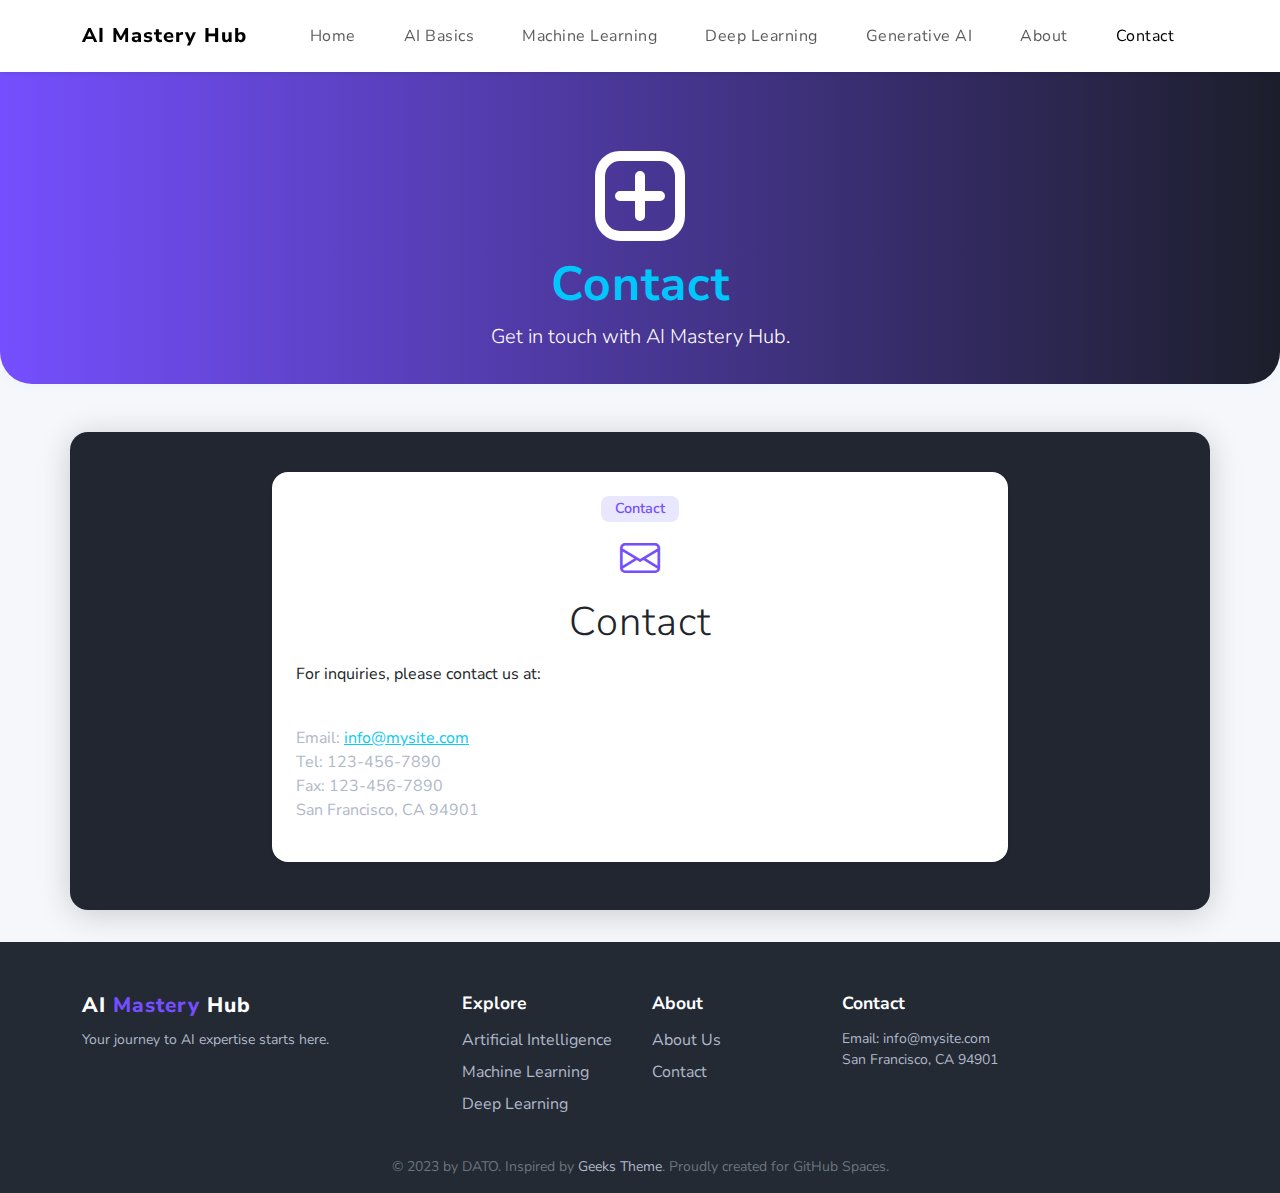
<file: contact.html>
<!DOCTYPE html>
<html lang="en">
<head>
  <meta charset="UTF-8">
  <meta name="viewport" content="width=device-width, initial-scale=1.0">
  <title>AI Mastery Hub</title>
  <link href="https://cdn.jsdelivr.net/npm/bootstrap@5.3.2/dist/css/bootstrap.min.css" rel="stylesheet">
  <link rel="stylesheet" href="https://cdn.jsdelivr.net/npm/bootstrap-icons@1.11.1/font/bootstrap-icons.css">
  <link rel="stylesheet" href="css/style.css">
  <style>
    body { background: #f5f7fa; font-family: 'Nunito Sans', 'Inter', Arial, sans-serif; }
    .hero-bg { background: linear-gradient(90deg, #754ffe 0%, #1c1e2b 100%); color: #fff; padding: 3rem 0 2rem 0; border-radius: 0 0 2rem 2rem; position: relative; overflow: hidden; }
    .hero-illustration { max-width: 120px; width: 100%; margin: 1rem auto 0 auto; display: block; }
    .card { border: none; border-radius: 1rem; box-shadow: 0 2px 16px rgba(44,62,80,0.08); transition: transform 0.15s; }
    .card:hover { transform: translateY(-4px) scale(1.02); box-shadow: 0 6px 32px rgba(44,62,80,0.12); }
    .feature-icon { font-size: 2.5rem; color: #754ffe; margin-bottom: 1rem; }
    .badge-tech { background: #e9e7fd; color: #754ffe; font-size: 0.9em; font-weight: 600; border-radius: 0.5rem; padding: 0.4em 1em; margin-bottom: 0.7em; display: inline-block; }
    .navbar-brand { font-weight: 800; letter-spacing: 1px; }
    .footer-link { color: #b0b8c9; text-decoration: none; }
    .footer-link:hover { color: #754ffe; }
    .footer-bg { background: #232a34; color: #b0b8c9; }
    .footer-title { color: #fff; font-weight: 700; font-size: 1.1em; margin-bottom: 0.7em; }
    .footer-logo { font-weight: 800; color: #fff; font-size: 1.3em; letter-spacing: 1px; }
    .footer-logo span { color: #754ffe; }
  </style>
  <link href="https://fonts.googleapis.com/css2?family=Nunito+Sans:wght@400;700;900&display=swap" rel="stylesheet">
</head>
<body>
  <nav class="navbar navbar-expand-lg navbar-light bg-white shadow-sm py-3 sticky-top">
    <div class="container">
      <a class="navbar-brand" href="index.html">AI Mastery Hub</a>
      <button class="navbar-toggler" type="button" data-bs-toggle="collapse" data-bs-target="#navbarNav" aria-controls="navbarNav" aria-expanded="false" aria-label="Toggle navigation">
        <span class="navbar-toggler-icon"></span>
      </button>
      <div class="collapse navbar-collapse" id="navbarNav">
        <ul class="navbar-nav ms-auto mb-2 mb-lg-0">
          <li class="nav-item"><a class="nav-link" href="index.html">Home</a></li>
          <li class="nav-item">
            <a class="nav-link" href="ai.html">AI Basics</a>
          </li>
          <li class="nav-item">
            <a class="nav-link" href="ml.html">Machine Learning</a>
          </li>
          <li class="nav-item">
            <a class="nav-link" href="dl.html">Deep Learning</a>
          </li>
          <li class="nav-item">
            <a class="nav-link" href="genai.html">Generative AI</a>
          </li>
          <li class="nav-item"><a class="nav-link" href="about.html">About</a></li>
          <li class="nav-item"><a class="nav-link active" href="contact.html">Contact</a></li>
        </ul>
      </div>
    </div>
  </nav>
  <section class="hero-bg text-center mb-5">
    <div class="container position-relative">
      <svg xmlns="http://www.w3.org/2000/svg" fill="none" viewBox="0 0 24 24" stroke="currentColor" width="120" height="120" class="hero-illustration" style="color:#fff;">
        <rect x="4" y="4" width="16" height="16" rx="4" stroke="currentColor" stroke-width="2" fill="none"/>
        <path stroke-linecap="round" stroke-linejoin="round" stroke-width="2" d="M8 12h8M12 8v8"/>
      </svg>
      <h1 class="display-5 fw-bold mb-2">Contact</h1>
      <p class="lead mb-0">Get in touch with AI Mastery Hub.</p>
    </div>
  </section>
  <main class="container pb-5">
    <div class="row justify-content-center">
      <div class="col-lg-8">
        <div class="card p-4 bg-white text-dark shadow-sm">
          <div class="text-center">
            <span class="badge badge-tech mb-2">Contact</span>
            <div class="feature-icon mb-2"><i class="bi bi-envelope"></i></div>
            <h1 class="card-title display-6 mb-3">Contact</h1>
          </div>
          <p>For inquiries, please contact us at:</p>
          <address class="mt-4">
            Email: <a href="mailto:info@mysite.com" class="text-info">info@mysite.com</a><br>
            Tel: 123-456-7890<br>
            Fax: 123-456-7890<br>
            San Francisco, CA 94901
          </address>
        </div>
      </div>
    </div>
  </main>
  <footer class="footer-bg pt-5 pb-3 mt-auto">
    <div class="container">
      <div class="row mb-4">
        <div class="col-md-4 mb-3 mb-md-0">
          <div class="footer-logo mb-2">AI <span>Mastery</span> Hub</div>
          <div class="small">Your journey to AI expertise starts here.</div>
        </div>
        <div class="col-md-2">
          <div class="footer-title">Explore</div>
          <ul class="list-unstyled">
            <li><a href="ai.html" class="footer-link">Artificial Intelligence</a></li>
            <li><a href="ml.html" class="footer-link">Machine Learning</a></li>
            <li><a href="dl.html" class="footer-link">Deep Learning</a></li>
          </ul>
        </div>
        <div class="col-md-2">
          <div class="footer-title">About</div>
          <ul class="list-unstyled">
            <li><a href="about.html" class="footer-link">About Us</a></li>
            <li><a href="contact.html" class="footer-link">Contact</a></li>
          </ul>
        </div>
        <div class="col-md-4">
          <div class="footer-title">Contact</div>
          <div class="small">Email: <a href="mailto:info@mysite.com" class="footer-link">info@mysite.com</a></div>
          <div class="small">San Francisco, CA 94901</div>
        </div>
      </div>
      <div class="text-center small text-secondary">&copy; 2023 by DATO. Inspired by <a href="https://themes.getbootstrap.com/preview/?theme_id=61529" class="footer-link">Geeks Theme</a>. Proudly created for GitHub Spaces.</div>
    </div>
  </footer>
  <script src="https://cdn.jsdelivr.net/npm/bootstrap@5.3.2/dist/js/bootstrap.bundle.min.js"></script>
</body>
</html>
</file>
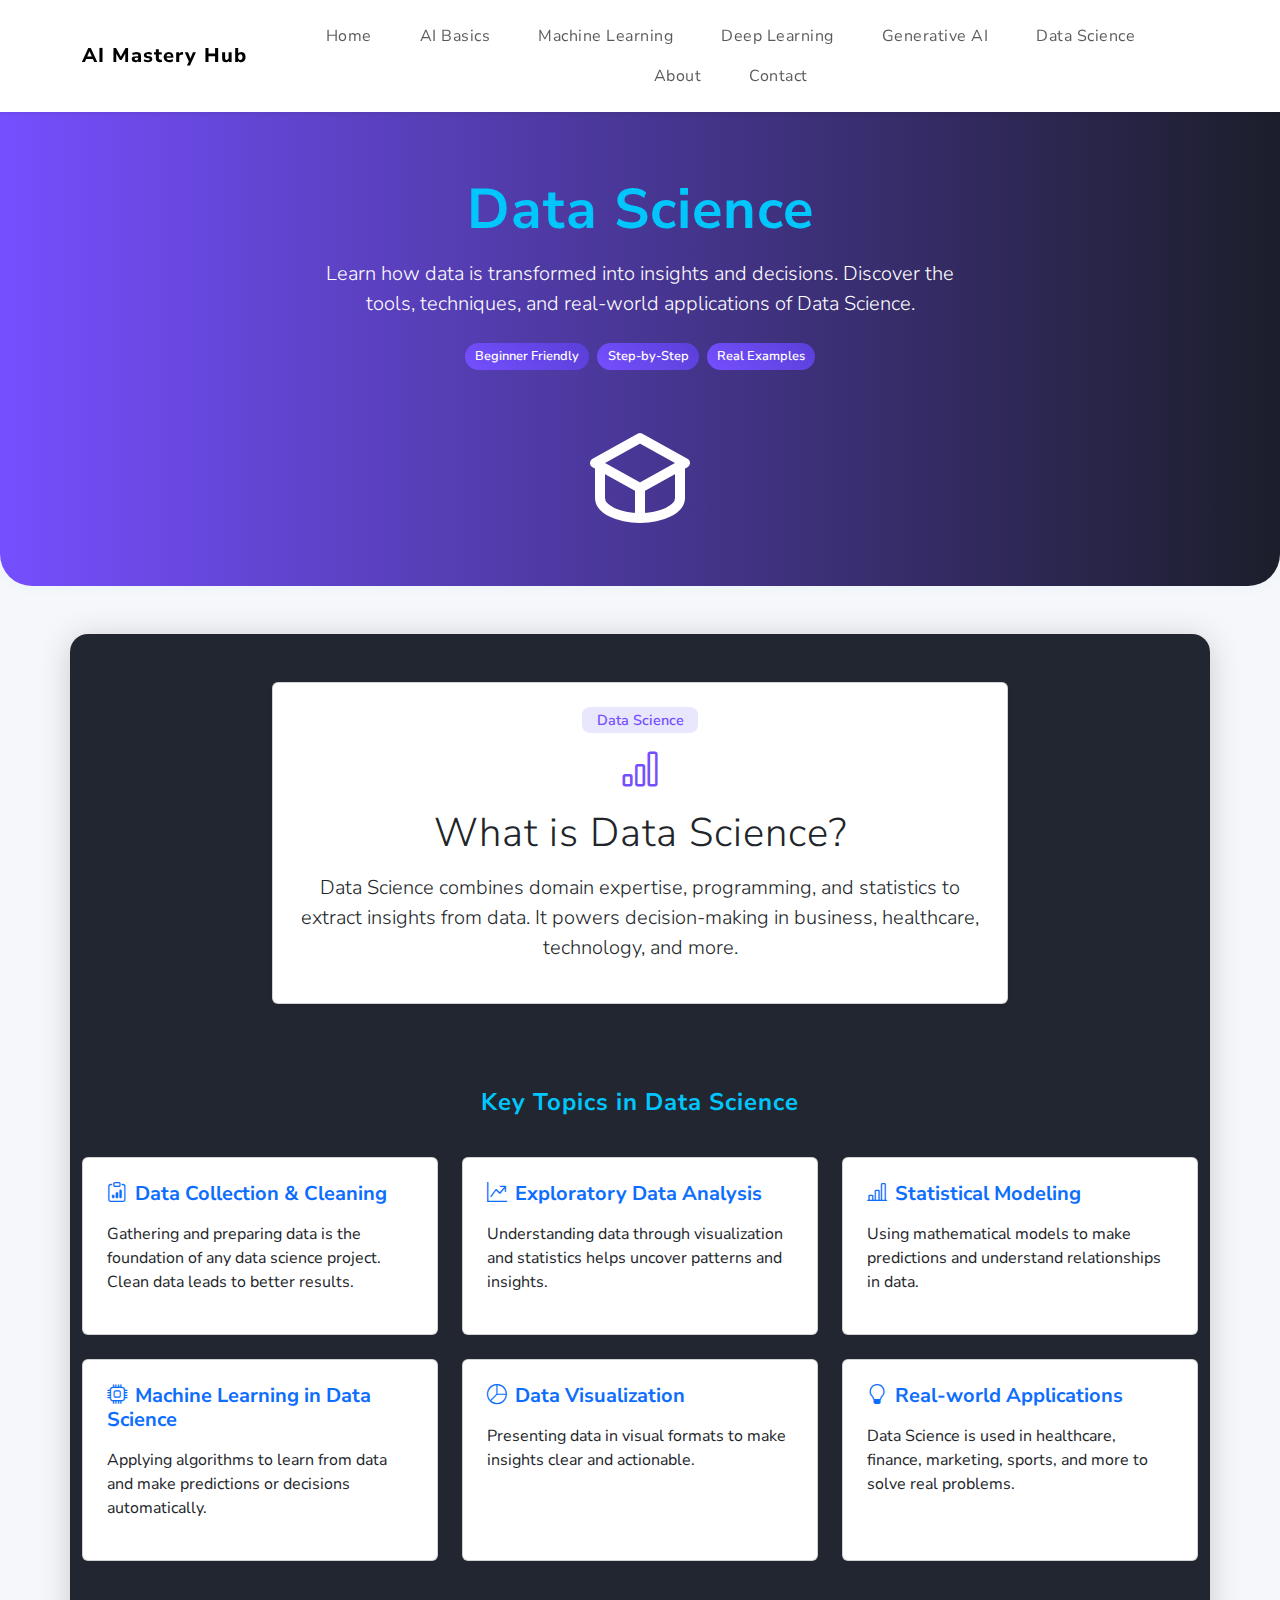
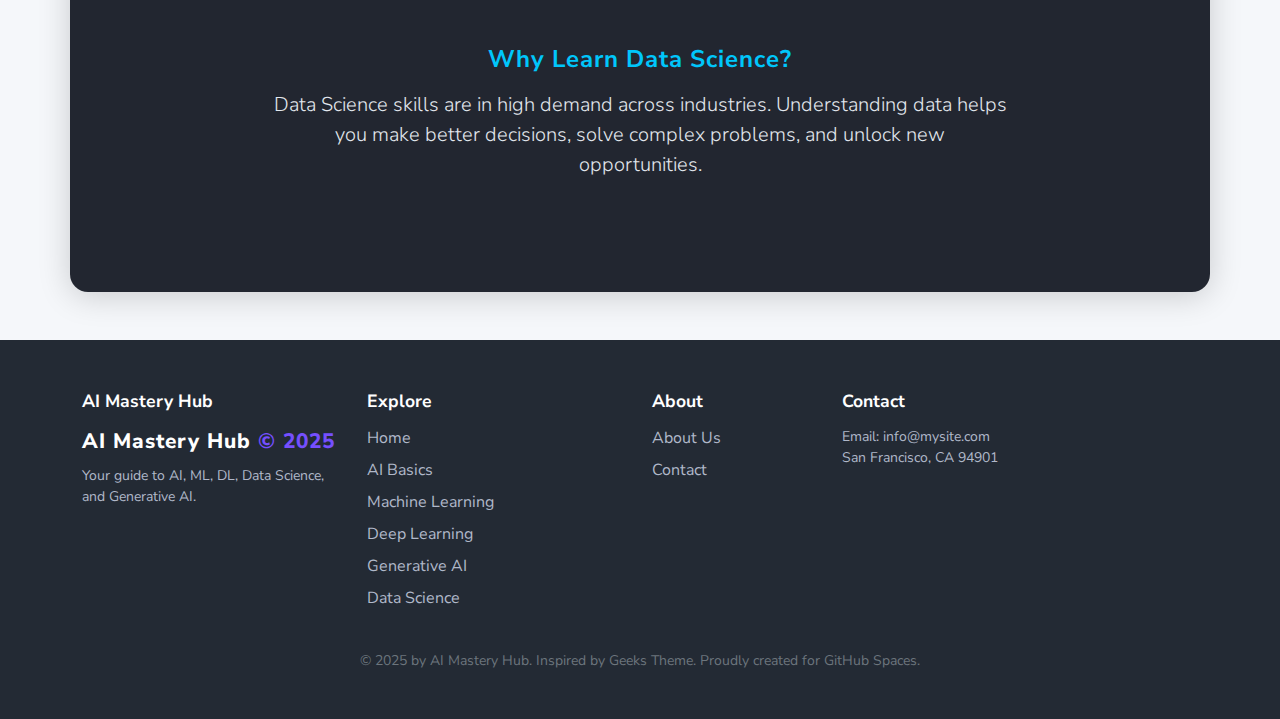
<file: datascience.html>
<!-- Hero, main card, topics, and why learn sections only -->
<!DOCTYPE html>
<html lang="en">
<head>
  <meta charset="UTF-8">
  <meta name="viewport" content="width=device-width, initial-scale=1.0">
  <title>Data Science | AI Mastery Hub</title>
  <link href="https://cdn.jsdelivr.net/npm/bootstrap@5.3.2/dist/css/bootstrap.min.css" rel="stylesheet">
  <link rel="stylesheet" href="https://cdn.jsdelivr.net/npm/bootstrap-icons@1.11.1/font/bootstrap-icons.css">
  <link rel="stylesheet" href="css/style.css">
  <style>
    body { background: #f5f7fa; font-family: 'Nunito Sans', 'Inter', Arial, sans-serif; }
    .hero-bg { background: linear-gradient(90deg, #754ffe 0%, #1c1e2b 100%); color: #fff; padding: 4rem 0 3rem 0; border-radius: 0 0 2rem 2rem; position: relative; overflow: hidden; }
    .hero-illustration { max-width: 120px; width: 100%; margin: 2rem auto 0 auto; display: block; }
    .feature-icon { font-size: 2.5rem; color: #754ffe; margin-bottom: 1rem; }
    .badge-tech { background: #e9e7fd; color: #754ffe; font-size: 0.9em; font-weight: 600; border-radius: 0.5rem; padding: 0.4em 1em; margin-bottom: 0.7em; display: inline-block; }
    .navbar-brand { font-weight: 800; letter-spacing: 1px; }
    .footer-link { color: #b0b8c9; text-decoration: none; }
    .footer-link:hover { color: #754ffe; }
    .footer-bg { background: #232a34; color: #b0b8c9; }
    .footer-title { color: #fff; font-weight: 700; font-size: 1.1em; margin-bottom: 0.7em; }
    .footer-logo { font-weight: 800; color: #fff; font-size: 1.3em; letter-spacing: 1px; }
    .footer-logo span { color: #754ffe; }
    .content-section { margin-bottom: 3rem; }
    .tech-stack-item { background: #f8f9fa; border-radius: 0.5rem; padding: 1rem; margin-bottom: 1rem; border-left: 4px solid #754ffe; }
    .learning-level { background: linear-gradient(45deg, #754ffe, #5a3fd8); color: white; padding: 0.3em 0.8em; border-radius: 1rem; font-size: 0.8em; font-weight: 600; }
    .step-box { background: #f8f9fa; border-radius: 0.5rem; padding: 1.5rem; margin: 1rem 0; border: 1px solid #e9ecef; }
    .step-number { background: #754ffe; color: white; width: 30px; height: 30px; border-radius: 50%; display: inline-flex; align-items: center; justify-content: center; font-weight: bold; margin-right: 1rem; }
  </style>
  <link href="https://fonts.googleapis.com/css2?family=Nunito+Sans:wght@400;700;900&display=swap" rel="stylesheet">
</head>
<body>
  <nav class="navbar navbar-expand-lg navbar-light bg-white shadow-sm py-3 sticky-top">
    <div class="container">
      <a class="navbar-brand" href="index.html">AI Mastery Hub</a>
      <button class="navbar-toggler" type="button" data-bs-toggle="collapse" data-bs-target="#navbarNav" aria-controls="navbarNav" aria-expanded="false" aria-label="Toggle navigation">
        <span class="navbar-toggler-icon"></span>
      </button>
      <div class="collapse navbar-collapse" id="navbarNav">
        <ul class="navbar-nav ms-auto mb-2 mb-lg-0">
          <li class="nav-item"><a class="nav-link" href="index.html">Home</a></li>
          <li class="nav-item"><a class="nav-link" href="ai.html">AI Basics</a></li>
          <li class="nav-item"><a class="nav-link" href="ml.html">Machine Learning</a></li>
          <li class="nav-item"><a class="nav-link" href="dl.html">Deep Learning</a></li>
          <li class="nav-item"><a class="nav-link" href="genai.html">Generative AI</a></li>
            <li class="nav-item"><a class="nav-link" href="datascience.html">Data Science</a></li>
          <li class="nav-item"><a class="nav-link" href="about.html">About</a></li>
          <li class="nav-item"><a class="nav-link" href="contact.html">Contact</a></li>
        </ul>
      </div>
    </div>
  </nav>
  <section class="hero-bg text-center">
      <div class="container position-relative">
        <div class="row align-items-center">
          <div class="col-lg-7 mx-auto">
            <h1 class="display-4 fw-bold mb-3">Data Science</h1>
            <p class="lead mb-4">Learn how data is transformed into insights and decisions. Discover the tools, techniques, and real-world applications of Data Science.</p>
            <div class="d-flex justify-content-center gap-2 mb-3">
              <span class="learning-level">Beginner Friendly</span>
              <span class="learning-level">Step-by-Step</span>
              <span class="learning-level">Real Examples</span>
            </div>
          </div>
        </div>
        <svg xmlns="http://www.w3.org/2000/svg" fill="none" viewBox="0 0 24 24" stroke="currentColor" width="120" height="120" class="hero-illustration" style="color:#fff;">
          <path stroke-linecap="round" stroke-linejoin="round" stroke-width="2" d="M12 14l9-5-9-5-9 5 9 5zm0 0v6m0 0c-4.418 0-8-1.79-8-4V10m8 10c4.418 0 8-1.79 8-4V10"/>
        </svg>
      </div>
  </section>
  <main class="container py-5">
    <!-- Main Data Science Definition -->
    <div class="row justify-content-center mb-5">
      <div class="col-lg-8">
        <div class="card p-4 bg-white text-dark shadow-sm">
          <div class="text-center">
            <span class="badge badge-tech mb-2">Data Science</span>
            <div class="feature-icon mb-2"><i class="bi bi-bar-chart"></i></div>
            <h1 class="card-title display-6 mb-3">What is Data Science?</h1>
            <p class="lead">Data Science combines domain expertise, programming, and statistics to extract insights from data. It powers decision-making in business, healthcare, technology, and more.</p>
          </div>
        </div>
      </div>
    </div>



    <!-- Key Topics Section (only for beginner, shown below the card) -->
    <div id="beginner-topics" class="content-section">
      <div class="row justify-content-center mb-4">
        <div class="col-lg-8 text-center">
          <h2 class="fw-bold mb-3">Key Topics in Data Science</h2>
        </div>
      </div>
      <div class="row g-4">
        <div class="col-md-4">
          <div class="card h-100 p-4">
            <h5 class="fw-bold text-primary mb-3"><i class="bi bi-clipboard-data me-2"></i>Data Collection & Cleaning</h5>
            <p>Gathering and preparing data is the foundation of any data science project. Clean data leads to better results.</p>
          </div>
        </div>
        <div class="col-md-4">
          <div class="card h-100 p-4">
            <h5 class="fw-bold text-primary mb-3"><i class="bi bi-graph-up-arrow me-2"></i>Exploratory Data Analysis</h5>
            <p>Understanding data through visualization and statistics helps uncover patterns and insights.</p>
          </div>
        </div>
        <div class="col-md-4">
          <div class="card h-100 p-4">
            <h5 class="fw-bold text-primary mb-3"><i class="bi bi-bar-chart-line me-2"></i>Statistical Modeling</h5>
            <p>Using mathematical models to make predictions and understand relationships in data.</p>
          </div>
        </div>
        <div class="col-md-4">
          <div class="card h-100 p-4">
            <h5 class="fw-bold text-primary mb-3"><i class="bi bi-cpu me-2"></i>Machine Learning in Data Science</h5>
            <p>Applying algorithms to learn from data and make predictions or decisions automatically.</p>
          </div>
        </div>
        <div class="col-md-4">
          <div class="card h-100 p-4">
            <h5 class="fw-bold text-primary mb-3"><i class="bi bi-pie-chart me-2"></i>Data Visualization</h5>
            <p>Presenting data in visual formats to make insights clear and actionable.</p>
          </div>
        </div>
        <div class="col-md-4">
          <div class="card h-100 p-4">
            <h5 class="fw-bold text-primary mb-3"><i class="bi bi-lightbulb me-2"></i>Real-world Applications</h5>
            <p>Data Science is used in healthcare, finance, marketing, sports, and more to solve real problems.</p>
          </div>
        </div>
      </div>
    </div>

    <!-- Why Learn Data Science Section (only for beginner, shown below topics) -->
    <div id="beginner-why" class="content-section">
      <div class="row justify-content-center mb-4">
        <div class="col-lg-8 text-center">
          <h2 class="fw-bold mb-3">Why Learn Data Science?</h2>
          <p class="lead">Data Science skills are in high demand across industries. Understanding data helps you make better decisions, solve complex problems, and unlock new opportunities.</p>
        </div>
      </div>
    </div>

    <!-- Intermediate Level Content -->
    <div id="intermediate-content" class="content-section" style="display:none;">
      <h2 class="fw-bold mb-4">Intermediate Data Science</h2>
      <div class="card p-4 mb-4">
        <p>Dive deeper into exploratory data analysis, visualization, and basic statistical modeling.</p>
      </div>
      <!-- Add intermediate-specific content here if desired -->
    </div>

    <!-- Advanced Level Content -->
    <div id="advanced-content" class="content-section" style="display:none;">
      <h2 class="fw-bold mb-4">Advanced Data Science</h2>
      <div class="card p-4 mb-4">
        <p>Explore advanced machine learning, predictive modeling, and real-world applications.</p>
      </div>
      <!-- Add advanced-specific content here if desired -->
    </div>
  </main>
  <footer class="footer-bg py-5 mt-5">
    <div class="container">
      <div class="row">
        <div class="col-md-3 mb-4 mb-md-0">
          <div class="footer-title">AI Mastery Hub</div>
          <div class="footer-logo">AI Mastery Hub <span>&copy; 2025</span></div>
          <div class="small mt-2">Your guide to AI, ML, DL, Data Science, and Generative AI.</div>
        </div>
        <div class="col-md-3">
          <div class="footer-title">Explore</div>
          <ul class="list-unstyled">
            <li><a href="index.html" class="footer-link">Home</a></li>
            <li><a href="ai.html" class="footer-link">AI Basics</a></li>
            <li><a href="ml.html" class="footer-link">Machine Learning</a></li>
            <li><a href="dl.html" class="footer-link">Deep Learning</a></li>
            <li><a href="genai.html" class="footer-link">Generative AI</a></li>
            <li><a href="datascience.html" class="footer-link">Data Science</a></li>
          </ul>
        </div>
        <div class="col-md-2">
          <div class="footer-title">About</div>
          <ul class="list-unstyled">
            <li><a href="about.html" class="footer-link">About Us</a></li>
            <li><a href="contact.html" class="footer-link">Contact</a></li>
          </ul>
        </div>
        <div class="col-md-4">
          <div class="footer-title">Contact</div>
          <div class="small">Email: <a href="mailto:info@mysite.com" class="footer-link">info@mysite.com</a></div>
          <div class="small">San Francisco, CA 94901</div>
        </div>
      </div>
      <div class="text-center small text-secondary mt-4">&copy; 2025 by AI Mastery Hub. Inspired by Geeks Theme. Proudly created for GitHub Spaces.</div>
    </div>
  </footer>
  <script src="https://cdn.jsdelivr.net/npm/bootstrap@5.3.2/dist/js/bootstrap.bundle.min.js"></script>
</body>
</html>
</file>
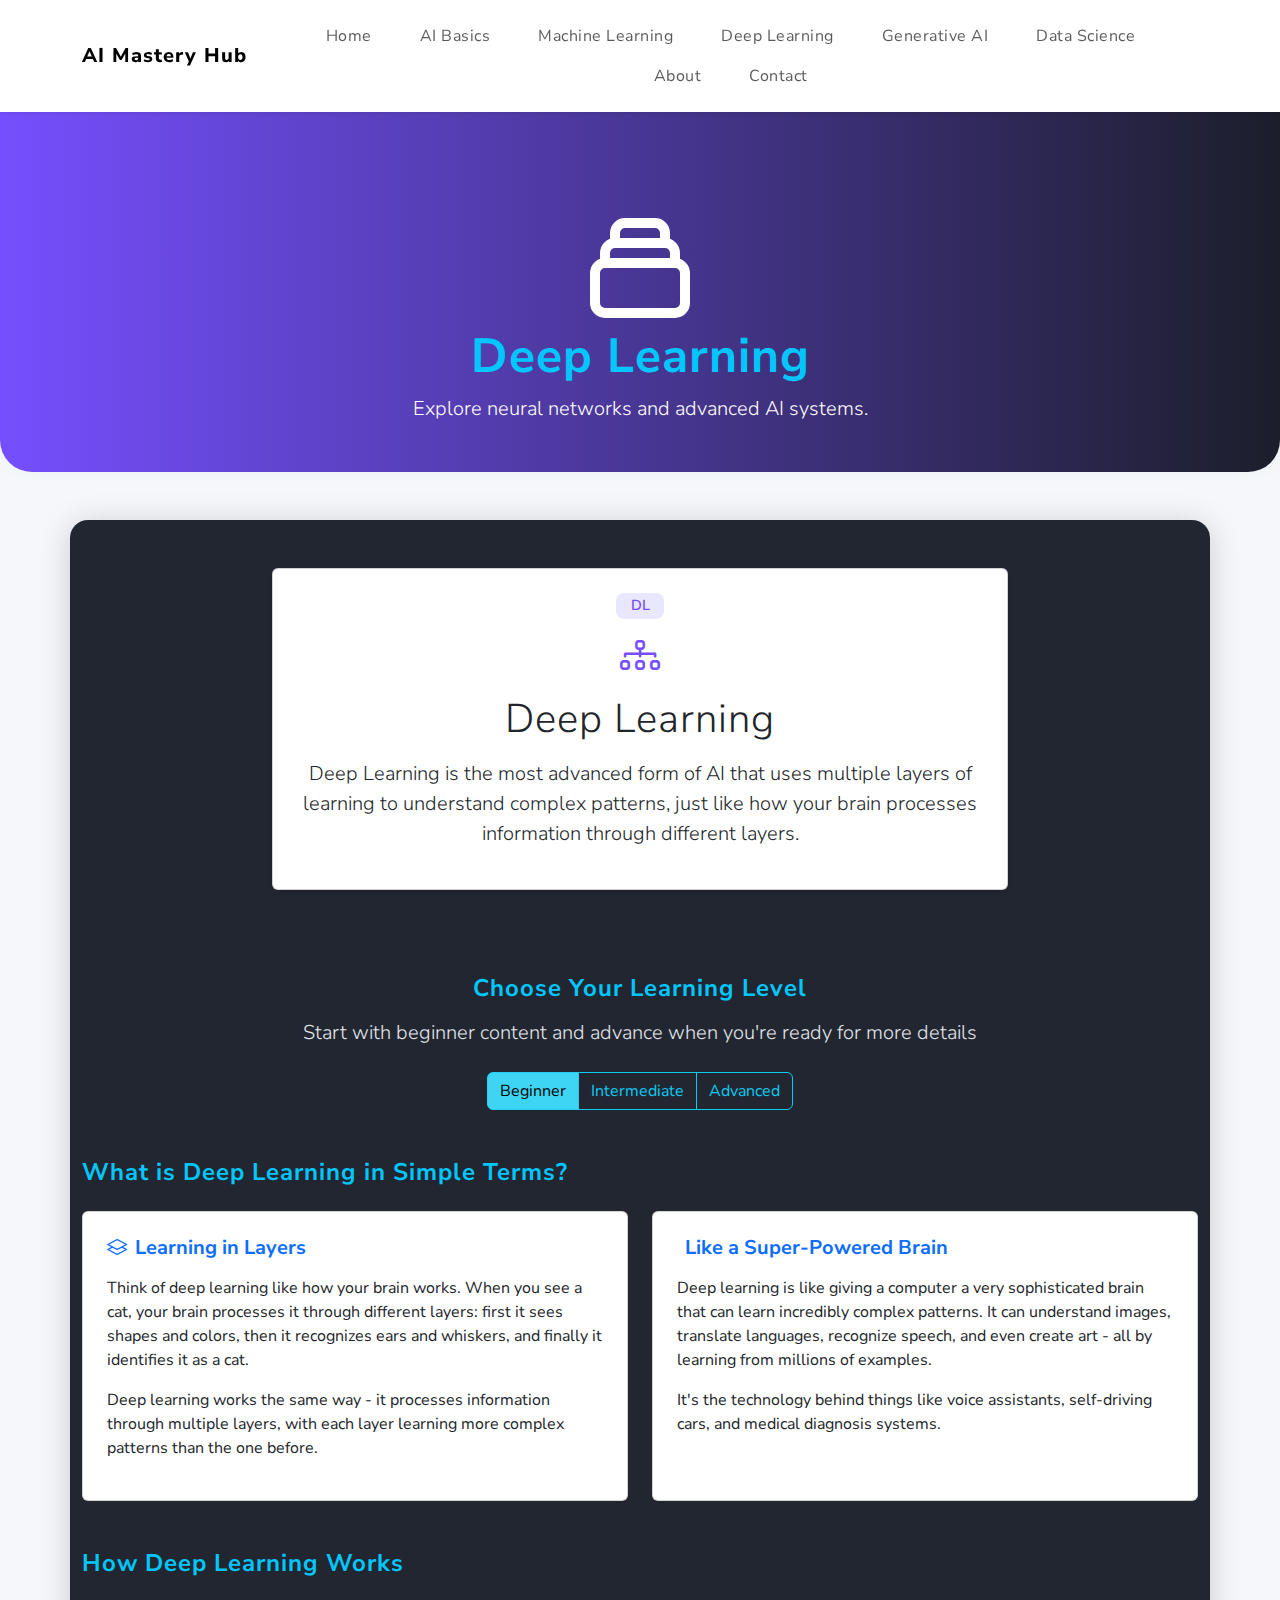
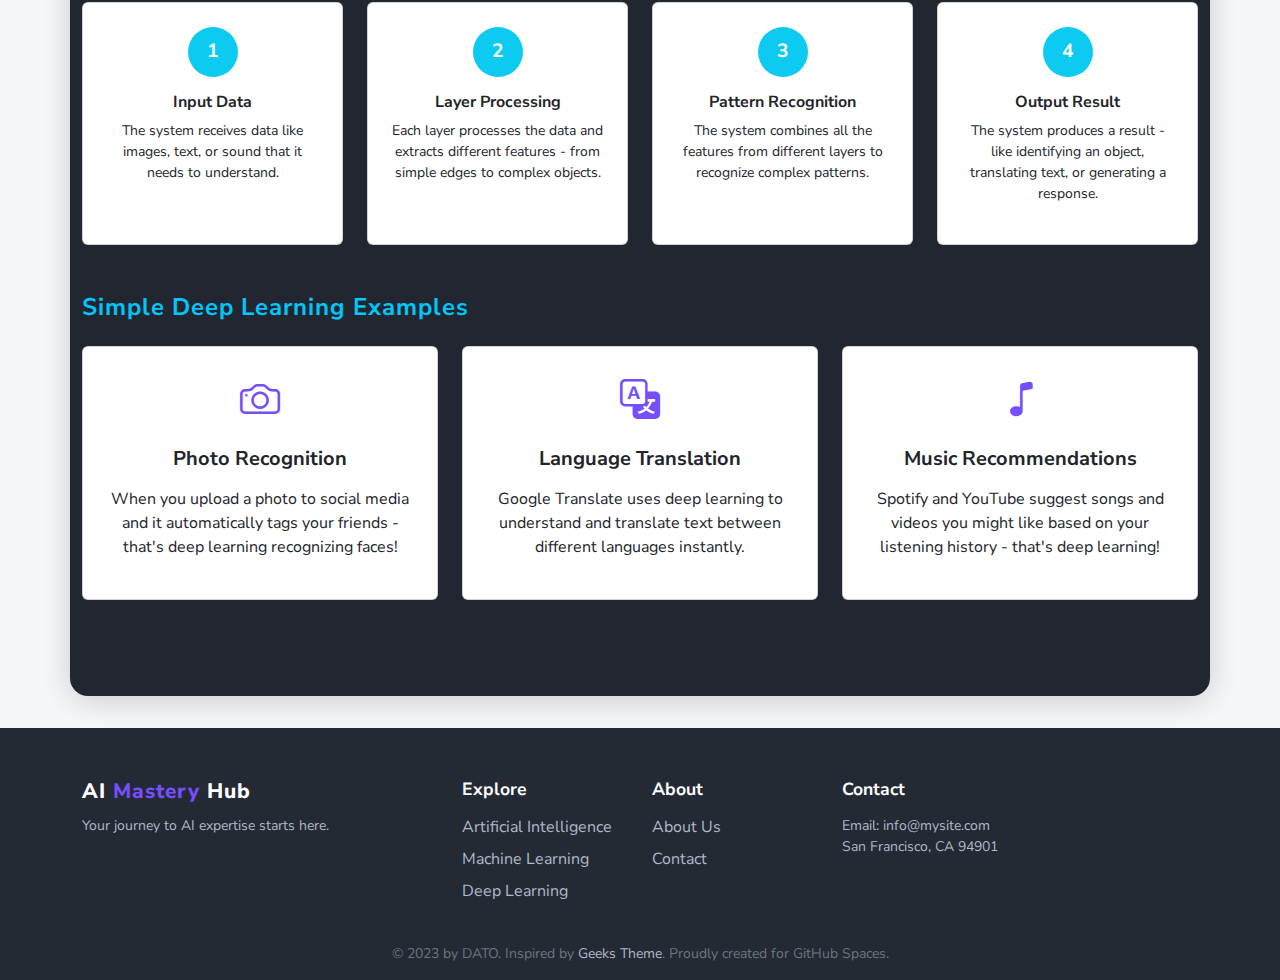
<file: dl.html>
<!DOCTYPE html>
<html lang="en">
<head>
  <meta charset="UTF-8">
  <meta name="viewport" content="width=device-width, initial-scale=1.0">
  <title>Deep Learning | AI Mastery Hub</title>
  <link href="https://cdn.jsdelivr.net/npm/bootstrap@5.3.2/dist/css/bootstrap.min.css" rel="stylesheet">
  <link rel="stylesheet" href="https://cdn.jsdelivr.net/npm/bootstrap-icons@1.11.1/font/bootstrap-icons.css">
  <link rel="stylesheet" href="css/style.css">
  <style>
    body { background: #f5f7fa; font-family: 'Nunito Sans', 'Inter', Arial, sans-serif; }
    .hero-bg { background: linear-gradient(90deg, #754ffe 0%, #1c1e2b 100%); color: #fff; padding: 4rem 0 3rem 0; border-radius: 0 0 2rem 2rem; position: relative; overflow: hidden; }
    .hero-illustration { max-width: 120px; width: 100%; margin: 2rem auto 0 auto; display: block; }
    .feature-icon { font-size: 2.5rem; color: #754ffe; margin-bottom: 1rem; }
    .badge-tech { background: #e9e7fd; color: #754ffe; font-size: 0.9em; font-weight: 600; border-radius: 0.5rem; padding: 0.4em 1em; margin-bottom: 0.7em; display: inline-block; }
    .navbar-brand { font-weight: 800; letter-spacing: 1px; }
    .footer-link { color: #b0b8c9; text-decoration: none; }
    .footer-link:hover { color: #754ffe; }
    .footer-bg { background: #232a34; color: #b0b8c9; }
    .footer-title { color: #fff; font-weight: 700; font-size: 1.1em; margin-bottom: 0.7em; }
    .footer-logo { font-weight: 800; color: #fff; font-size: 1.3em; letter-spacing: 1px; }
    .footer-logo span { color: #754ffe; }
    .content-section { margin-bottom: 3rem; }
    .application-card { border-left: 4px solid #754ffe; }
    .neural-network-item { background: #f8f9fa; border-radius: 0.5rem; padding: 1rem; margin-bottom: 1rem; }
  </style>
  <link href="https://fonts.googleapis.com/css2?family=Nunito+Sans:wght@400;700;900&display=swap" rel="stylesheet">
</head>
<body>
  <nav class="navbar navbar-expand-lg navbar-light bg-white shadow-sm py-3 sticky-top">
    <div class="container">
      <a class="navbar-brand" href="index.html">AI Mastery Hub</a>
      <button class="navbar-toggler" type="button" data-bs-toggle="collapse" data-bs-target="#navbarNav" aria-controls="navbarNav" aria-expanded="false" aria-label="Toggle navigation">
        <span class="navbar-toggler-icon"></span>
      </button>
      <div class="collapse navbar-collapse" id="navbarNav">
        <ul class="navbar-nav ms-auto mb-2 mb-lg-0">
          <li class="nav-item"><a class="nav-link" href="index.html">Home</a></li>
          <li class="nav-item">
            <a class="nav-link" href="ai.html">AI Basics</a>
          </li>
          <li class="nav-item">
            <a class="nav-link" href="ml.html">Machine Learning</a>
          </li>
          <li class="nav-item">
            <a class="nav-link" href="dl.html">Deep Learning</a>
          </li>
          <li class="nav-item">
            <a class="nav-link" href="genai.html">Generative AI</a>
          </li>
            <li class="nav-item">
              <a class="nav-link" href="datascience.html">Data Science</a>
            </li>
          <li class="nav-item"><a class="nav-link" href="about.html">About</a></li>
          <li class="nav-item"><a class="nav-link" href="contact.html">Contact</a></li>
        </ul>
      </div>
    </div>
  </nav>
  <section class="hero-bg text-center">
    <div class="container position-relative">
      <svg xmlns="http://www.w3.org/2000/svg" fill="none" viewBox="0 0 24 24" stroke="currentColor" width="120" height="120" class="hero-illustration" style="color:#fff;">
        <path stroke-linecap="round" stroke-linejoin="round" stroke-width="2" d="M19 11H5m14 0a2 2 0 012 2v6a2 2 0 01-2 2H5a2 2 0 01-2-2v-6a2 2 0 012-2m14 0V9a2 2 0 00-2-2M5 11V9a2 2 0 012-2m0 0V5a2 2 0 012-2h6a2 2 0 012 2v2M7 7h10"/>
      </svg>
      <h1 class="display-5 fw-bold mb-2">Deep Learning</h1>
      <p class="lead mb-0">Explore neural networks and advanced AI systems.</p>
    </div>
  </section>
  <main class="container py-5">
    <!-- Main DL Definition -->
    <div class="row justify-content-center mb-5">
      <div class="col-lg-8">
        <div class="card p-4 bg-white text-dark shadow-sm">
          <div class="text-center">
            <span class="badge badge-tech mb-2">DL</span>
            <div class="feature-icon mb-2"><i class="bi bi-diagram-3"></i></div>
            <h1 class="card-title display-6 mb-3">Deep Learning</h1>
            <p class="lead">Deep Learning is the most advanced form of AI that uses multiple layers of learning to understand complex patterns, just like how your brain processes information through different layers.</p>
          </div>
        </div>
      </div>
    </div>

    <!-- Difficulty Level Navigation -->
    <div class="content-section">
      <div class="row justify-content-center mb-4">
        <div class="col-lg-8 text-center">
          <h2 class="fw-bold mb-3">Choose Your Learning Level</h2>
          <p class="lead mb-4">Start with beginner content and advance when you're ready for more details</p>
          <div class="btn-group" role="group" aria-label="Difficulty levels">
            <button type="button" class="btn btn-info active" onclick="showLevel('beginner')">Beginner</button>
            <button type="button" class="btn btn-outline-info" onclick="showLevel('intermediate')">Intermediate</button>
            <button type="button" class="btn btn-outline-info" onclick="showLevel('advanced')">Advanced</button>
          </div>
        </div>
      </div>
    </div>

    <!-- Beginner Level Content -->
    <div id="beginner-content" class="content-section">
      <!-- What is Deep Learning in Simple Terms -->
      <div class="content-section">
        <h2 class="fw-bold mb-4">What is Deep Learning in Simple Terms?</h2>
        <div class="row g-4">
          <div class="col-md-6">
            <div class="card h-100 p-4">
              <h5 class="fw-bold text-primary mb-3"><i class="bi bi-layers me-2"></i>Learning in Layers</h5>
              <p>Think of deep learning like how your brain works. When you see a cat, your brain processes it through different layers: first it sees shapes and colors, then it recognizes ears and whiskers, and finally it identifies it as a cat.</p>
              <p>Deep learning works the same way - it processes information through multiple layers, with each layer learning more complex patterns than the one before.</p>
            </div>
          </div>
          <div class="col-md-6">
            <div class="card h-100 p-4">
              <h5 class="fw-bold text-primary mb-3"><i class="bi bi-brain me-2"></i>Like a Super-Powered Brain</h5>
              <p>Deep learning is like giving a computer a very sophisticated brain that can learn incredibly complex patterns. It can understand images, translate languages, recognize speech, and even create art - all by learning from millions of examples.</p>
              <p>It's the technology behind things like voice assistants, self-driving cars, and medical diagnosis systems.</p>
            </div>
          </div>
        </div>
      </div>

      <!-- How Deep Learning Works -->
      <div class="content-section">
        <h2 class="fw-bold mb-4">How Deep Learning Works</h2>
        <div class="row g-4">
          <div class="col-md-3">
            <div class="card h-100 p-4 text-center">
              <div class="bg-info text-white rounded-circle d-flex align-items-center justify-content-center mx-auto mb-3" style="width: 50px; height: 50px; font-size: 1.2rem; font-weight: bold;">1</div>
              <h6 class="fw-bold">Input Data</h6>
              <p class="small">The system receives data like images, text, or sound that it needs to understand.</p>
            </div>
          </div>
          <div class="col-md-3">
            <div class="card h-100 p-4 text-center">
              <div class="bg-info text-white rounded-circle d-flex align-items-center justify-content-center mx-auto mb-3" style="width: 50px; height: 50px; font-size: 1.2rem; font-weight: bold;">2</div>
              <h6 class="fw-bold">Layer Processing</h6>
              <p class="small">Each layer processes the data and extracts different features - from simple edges to complex objects.</p>
            </div>
          </div>
          <div class="col-md-3">
            <div class="card h-100 p-4 text-center">
              <div class="bg-info text-white rounded-circle d-flex align-items-center justify-content-center mx-auto mb-3" style="width: 50px; height: 50px; font-size: 1.2rem; font-weight: bold;">3</div>
              <h6 class="fw-bold">Pattern Recognition</h6>
              <p class="small">The system combines all the features from different layers to recognize complex patterns.</p>
            </div>
          </div>
          <div class="col-md-3">
            <div class="card h-100 p-4 text-center">
              <div class="bg-info text-white rounded-circle d-flex align-items-center justify-content-center mx-auto mb-3" style="width: 50px; height: 50px; font-size: 1.2rem; font-weight: bold;">4</div>
              <h6 class="fw-bold">Output Result</h6>
              <p class="small">The system produces a result - like identifying an object, translating text, or generating a response.</p>
            </div>
          </div>
        </div>
      </div>

      <!-- Simple Deep Learning Examples -->
      <div class="content-section">
        <h2 class="fw-bold mb-4">Simple Deep Learning Examples</h2>
        <div class="row g-4">
          <div class="col-md-4">
            <div class="card h-100 p-4 text-center">
              <i class="bi bi-camera feature-icon"></i>
              <h5 class="fw-bold mb-3">Photo Recognition</h5>
              <p>When you upload a photo to social media and it automatically tags your friends - that's deep learning recognizing faces!</p>
            </div>
          </div>
          <div class="col-md-4">
            <div class="card h-100 p-4 text-center">
              <i class="bi bi-translate feature-icon"></i>
              <h5 class="fw-bold mb-3">Language Translation</h5>
              <p>Google Translate uses deep learning to understand and translate text between different languages instantly.</p>
            </div>
          </div>
          <div class="col-md-4">
            <div class="card h-100 p-4 text-center">
              <i class="bi bi-music-note feature-icon"></i>
              <h5 class="fw-bold mb-3">Music Recommendations</h5>
              <p>Spotify and YouTube suggest songs and videos you might like based on your listening history - that's deep learning!</p>
            </div>
          </div>
        </div>
      </div>
    </div>

    <!-- Intermediate Level Content -->
    <div id="intermediate-content" class="content-section" style="display: none;">
      <!-- Deep Learning Applications -->
      <div class="content-section">
        <h2 class="fw-bold mb-4">How Deep Learning is Used Today</h2>
        <div class="row g-4">
          <div class="col-md-6">
            <div class="card h-100 p-4 application-card">
              <h5 class="fw-bold text-primary mb-3"><i class="bi bi-eye me-2"></i>Computer Vision</h5>
              <p>Helps with facial recognition, medical imaging, and identifying objects in photos. Deep learning models can analyze images with remarkable accuracy, enabling applications like:</p>
              <ul class="small">
                <li>Medical diagnosis from X-rays and MRIs</li>
                <li>Autonomous vehicle perception</li>
                <li>Quality control in manufacturing</li>
                <li>Security and surveillance systems</li>
              </ul>
            </div>
          </div>
          <div class="col-md-6">
            <div class="card h-100 p-4 application-card">
              <h5 class="fw-bold text-primary mb-3"><i class="bi bi-chat-dots me-2"></i>Language Understanding</h5>
              <p>Powers chatbots, voice assistants, and real-time translation tools. Natural Language Processing (NLP) models can:</p>
              <ul class="small">
                <li>Understand and generate human language</li>
                <li>Translate between languages</li>
                <li>Summarize long documents</li>
                <li>Answer questions intelligently</li>
              </ul>
            </div>
          </div>
          <div class="col-md-6">
            <div class="card h-100 p-4 application-card">
              <h5 class="fw-bold text-primary mb-3"><i class="bi bi-car-front me-2"></i>Self-Driving Technology</h5>
              <p>Helps cars and robots navigate without human control. Deep learning enables:</p>
              <ul class="small">
                <li>Real-time object detection</li>
                <li>Path planning and navigation</li>
                <li>Traffic sign recognition</li>
                <li>Predictive behavior modeling</li>
              </ul>
            </div>
          </div>
          <div class="col-md-6">
            <div class="card h-100 p-4 application-card">
              <h5 class="fw-bold text-primary mb-3"><i class="bi bi-heart-pulse me-2"></i>Healthcare</h5>
              <p>Assists doctors in detecting diseases and personalizing treatments. Applications include:</p>
              <ul class="small">
                <li>Medical image analysis</li>
                <li>Drug discovery and development</li>
                <li>Patient outcome prediction</li>
                <li>Personalized medicine</li>
              </ul>
            </div>
          </div>
          <div class="col-md-6">
            <div class="card h-100 p-4 application-card">
              <h5 class="fw-bold text-primary mb-3"><i class="bi bi-shield-check me-2"></i>Fraud Prevention</h5>
              <p>Protects online payments by spotting unusual activity. Deep learning models can:</p>
              <ul class="small">
                <li>Detect fraudulent transactions</li>
                <li>Identify suspicious patterns</li>
                <li>Prevent identity theft</li>
                <li>Monitor network security</li>
              </ul>
            </div>
          </div>
          <div class="col-md-6">
            <div class="card h-100 p-4 application-card">
              <h5 class="fw-bold text-primary mb-3"><i class="bi bi-music-note me-2"></i>Creative AI</h5>
              <p>Generates art, music, and content. Deep learning enables:</p>
              <ul class="small">
                <li>Image and video generation</li>
                <li>Music composition</li>
                <li>Text-to-speech synthesis</li>
                <li>Style transfer and filters</li>
              </ul>
            </div>
          </div>
        </div>
      </div>

      <!-- Deep Learning Frameworks -->
      <div class="content-section">
        <h2 class="fw-bold mb-4">Popular Deep Learning Frameworks</h2>
        <div class="row g-4">
          <div class="col-md-4">
            <div class="card h-100 p-4 text-center">
              <i class="bi bi-google feature-icon"></i>
              <h5 class="fw-bold mb-3">TensorFlow</h5>
              <p>Google's open-source framework for machine learning and deep learning. Widely used in production environments.</p>
              <div class="mt-3">
                <span class="badge bg-primary me-1">Production</span>
                <span class="badge bg-secondary me-1">Mobile</span>
                <span class="badge bg-info">Research</span>
              </div>
            </div>
          </div>
          <div class="col-md-4">
            <div class="card h-100 p-4 text-center">
              <i class="bi bi-facebook feature-icon"></i>
              <h5 class="fw-bold mb-3">PyTorch</h5>
              <p>Facebook's deep learning framework known for its dynamic computational graphs and research-friendly design.</p>
              <div class="mt-3">
                <span class="badge bg-primary me-1">Research</span>
                <span class="badge bg-secondary me-1">Flexible</span>
                <span class="badge bg-info">Python</span>
              </div>
            </div>
          </div>
          <div class="col-md-4">
            <div class="card h-100 p-4 text-center">
              <i class="bi bi-layers feature-icon"></i>
              <h5 class="fw-bold mb-3">Keras</h5>
              <p>High-level neural network API that runs on top of TensorFlow. Known for its simplicity and ease of use.</p>
              <div class="mt-3">
                <span class="badge bg-primary me-1">Beginner</span>
                <span class="badge bg-secondary me-1">Simple</span>
                <span class="badge bg-info">Prototyping</span>
              </div>
            </div>
          </div>
        </div>
      </div>
    </div>

    <!-- Advanced Level Content -->
    <div id="advanced-content" class="content-section" style="display: none;">
      <!-- Neural Network Types -->
      <div class="content-section">
        <h2 class="fw-bold mb-4">Types of Neural Networks</h2>
        <div class="row g-4">
          <div class="col-md-6">
            <div class="card p-4 shadow-sm">
              <h6 class="fw-bold mb-2 text-primary"><i class="bi bi-layers me-2"></i>Convolutional Neural Networks (CNNs)</h6>
              <p class="mb-0 text-dark">Specialized for processing grid-like data such as images. Use convolutional layers to detect features like edges, textures, and patterns.</p>
            </div>
          </div>
          <div class="col-md-6">
            <div class="card p-4 shadow-sm">
              <h6 class="fw-bold mb-2 text-primary"><i class="bi bi-arrow-repeat me-2"></i>Recurrent Neural Networks (RNNs)</h6>
              <p class="mb-0 text-dark">Designed for sequential data like text and speech. Can maintain memory of previous inputs through hidden states.</p>
            </div>
          </div>
          <div class="col-md-6">
            <div class="card p-4 shadow-sm">
              <h6 class="fw-bold mb-2 text-primary"><i class="bi bi-diagram-3 me-2"></i>Long Short-Term Memory (LSTM)</h6>
              <p class="mb-0 text-dark">Advanced RNN architecture that can learn long-term dependencies in sequential data, solving the vanishing gradient problem.</p>
            </div>
          </div>
          <div class="col-md-6">
            <div class="card p-4 shadow-sm">
              <h6 class="fw-bold mb-2 text-primary"><i class="bi bi-translate me-2"></i>Transformer Networks</h6>
              <p class="mb-0 text-dark">Revolutionary architecture using attention mechanisms, powering models like GPT and BERT for natural language processing.</p>
            </div>
          </div>
          <div class="col-md-6">
            <div class="card p-4 shadow-sm">
              <h6 class="fw-bold mb-2 text-primary"><i class="bi bi-arrow-left-right me-2"></i>Generative Adversarial Networks (GANs)</h6>
              <p class="mb-0 text-dark">Consist of two competing networks - a generator and discriminator - used for creating realistic synthetic data.</p>
            </div>
          </div>
          <div class="col-md-6">
            <div class="card p-4 shadow-sm">
              <h6 class="fw-bold mb-2 text-primary"><i class="bi bi-graph-up me-2"></i>Autoencoders</h6>
              <p class="mb-0 text-dark">Neural networks that learn to compress and reconstruct data, useful for dimensionality reduction and feature learning.</p>
            </div>
          </div>
        </div>
      </div>

      <!-- Industry Applications -->
      <div class="content-section">
        <h2 class="fw-bold mb-4">Deep Learning in Industry</h2>
        <div class="row g-4">
          <div class="col-md-6">
            <div class="card p-4">
              <h5 class="fw-bold text-primary mb-3"><i class="bi bi-bank me-2"></i>Financial Services</h5>
              <ul>
                <li><strong>Algorithmic Trading:</strong> Pattern recognition in market data</li>
                <li><strong>Risk Assessment:</strong> Credit scoring and fraud detection</li>
                <li><strong>Customer Service:</strong> Intelligent chatbots and virtual assistants</li>
                <li><strong>Compliance:</strong> Automated regulatory reporting</li>
              </ul>
            </div>
          </div>
          <div class="col-md-6">
            <div class="card p-4">
              <h5 class="fw-bold text-primary mb-3"><i class="bi bi-shield-check me-2"></i>Cybersecurity</h5>
              <ul>
                <li><strong>Threat Detection:</strong> Real-time monitoring of network traffic</li>
                <li><strong>Malware Analysis:</strong> Identifying malicious software patterns</li>
                <li><strong>User Behavior Analytics:</strong> Detecting unusual account activity</li>
                <li><strong>Vulnerability Assessment:</strong> Automated security testing</li>
              </ul>
            </div>
          </div>
        </div>
      </div>
    </div>
  </main>
  <footer class="footer-bg pt-5 pb-3 mt-auto">
    <div class="container">
      <div class="row mb-4">
        <div class="col-md-4 mb-3 mb-md-0">
          <div class="footer-logo mb-2">AI <span>Mastery</span> Hub</div>
          <div class="small">Your journey to AI expertise starts here.</div>
        </div>
        <div class="col-md-2">
          <div class="footer-title">Explore</div>
          <ul class="list-unstyled">
            <li><a href="ai.html" class="footer-link">Artificial Intelligence</a></li>
            <li><a href="ml.html" class="footer-link">Machine Learning</a></li>
            <li><a href="dl.html" class="footer-link">Deep Learning</a></li>
          </ul>
        </div>
        <div class="col-md-2">
          <div class="footer-title">About</div>
          <ul class="list-unstyled">
            <li><a href="about.html" class="footer-link">About Us</a></li>
            <li><a href="contact.html" class="footer-link">Contact</a></li>
          </ul>
        </div>
        <div class="col-md-4">
          <div class="footer-title">Contact</div>
          <div class="small">Email: <a href="mailto:info@mysite.com" class="footer-link">info@mysite.com</a></div>
          <div class="small">San Francisco, CA 94901</div>
        </div>
      </div>
      <div class="text-center small text-secondary">&copy; 2023 by DATO. Inspired by <a href="https://themes.getbootstrap.com/preview/?theme_id=61529" class="footer-link">Geeks Theme</a>. Proudly created for GitHub Spaces.</div>
    </div>
  </footer>
  <script src="https://cdn.jsdelivr.net/npm/bootstrap@5.3.2/dist/js/bootstrap.bundle.min.js"></script>
  <script>
    function showLevel(level) {
      // Hide all content sections
      document.getElementById('beginner-content').style.display = 'none';
      document.getElementById('intermediate-content').style.display = 'none';
      document.getElementById('advanced-content').style.display = 'none';
      
      // Show the selected content section
      document.getElementById(`${level}-content`).style.display = 'block';
      
      // Update button states
      const buttons = document.querySelectorAll('.btn-group .btn');
      buttons.forEach(btn => {
        btn.classList.remove('active', 'btn-info');
        btn.classList.add('btn-outline-info');
      });
      
      // Activate the clicked button
      event.target.classList.remove('btn-outline-info');
      event.target.classList.add('active', 'btn-info');
    }
  </script>
</body>
</html>
</file>
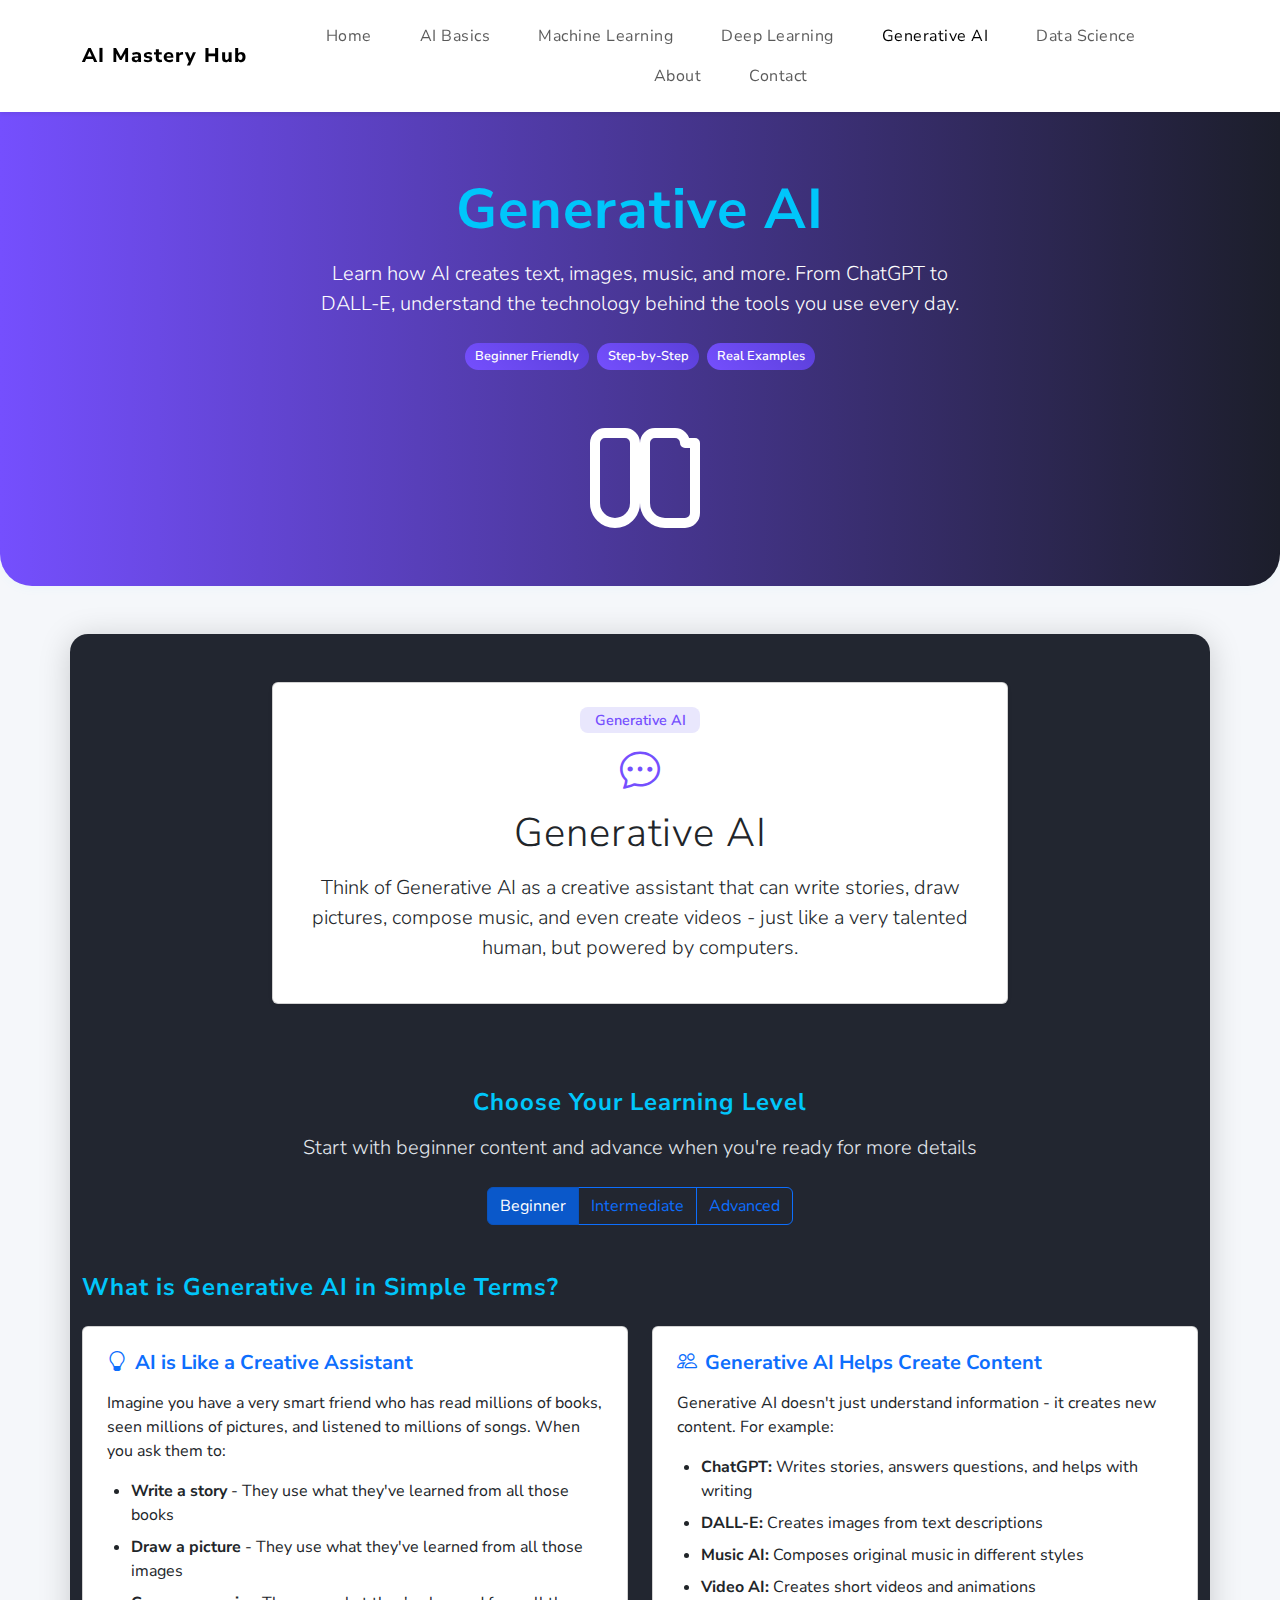
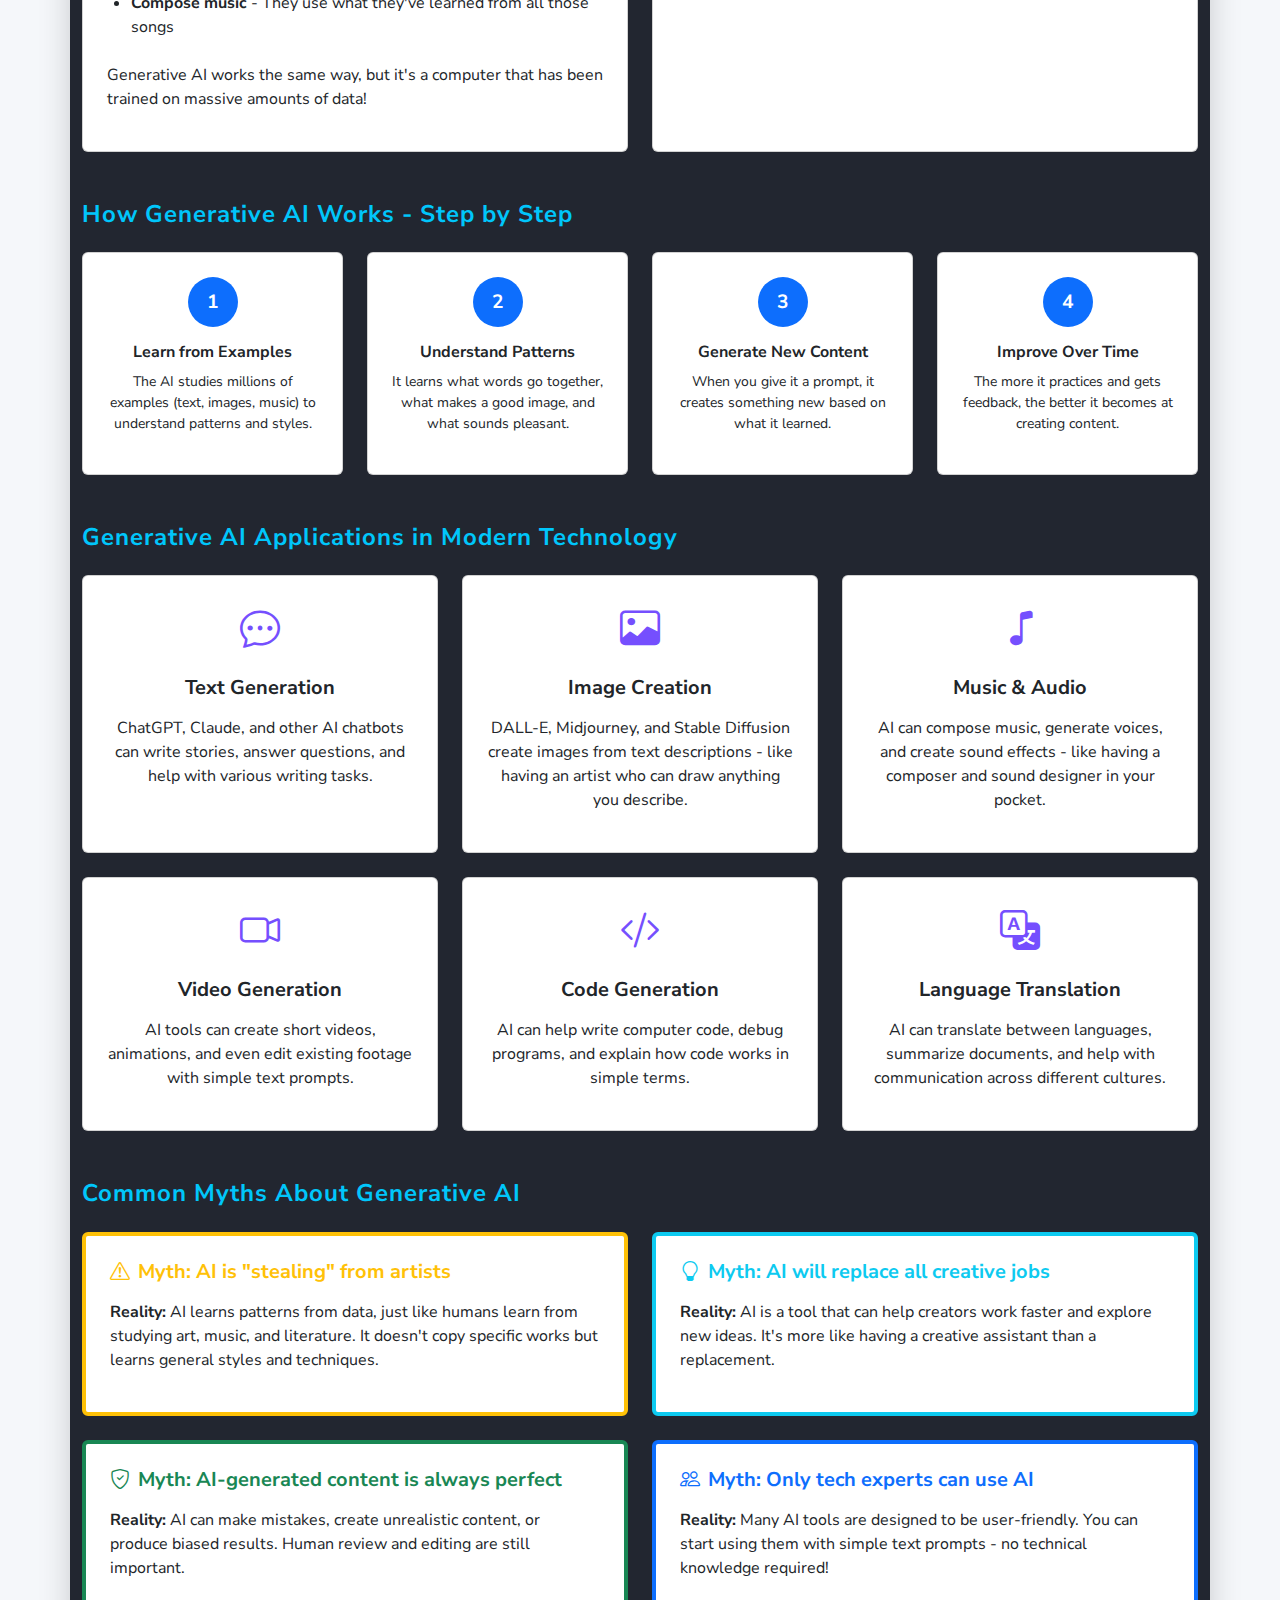
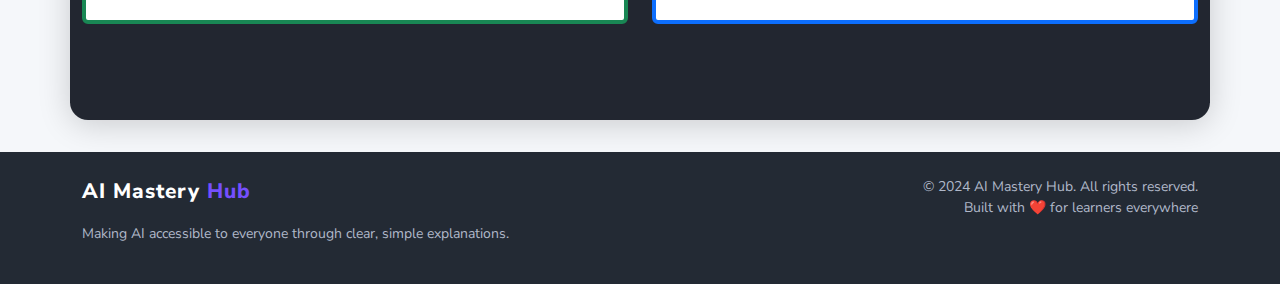
<file: genai.html>
<!DOCTYPE html>
<html lang="en">
<head>
  <meta charset="UTF-8">
  <meta name="viewport" content="width=device-width, initial-scale=1.0">
  <title>Generative AI | AI Mastery Hub</title>
  <link href="https://cdn.jsdelivr.net/npm/bootstrap@5.3.2/dist/css/bootstrap.min.css" rel="stylesheet">
  <link rel="stylesheet" href="https://cdn.jsdelivr.net/npm/bootstrap-icons@1.11.1/font/bootstrap-icons.css">
  <link rel="stylesheet" href="css/style.css">
  <style>
    body { background: #f5f7fa; font-family: 'Nunito Sans', 'Inter', Arial, sans-serif; }
    .hero-bg { background: linear-gradient(90deg, #754ffe 0%, #1c1e2b 100%); color: #fff; padding: 4rem 0 3rem 0; border-radius: 0 0 2rem 2rem; position: relative; overflow: hidden; }
    .hero-illustration { max-width: 120px; width: 100%; margin: 2rem auto 0 auto; display: block; }
    .feature-icon { font-size: 2.5rem; color: #754ffe; margin-bottom: 1rem; }
    .badge-tech { background: #e9e7fd; color: #754ffe; font-size: 0.9em; font-weight: 600; border-radius: 0.5rem; padding: 0.4em 1em; margin-bottom: 0.7em; display: inline-block; }
    .navbar-brand { font-weight: 800; letter-spacing: 1px; }
    .footer-link { color: #b0b8c9; text-decoration: none; }
    .footer-link:hover { color: #754ffe; }
    .footer-bg { background: #232a34; color: #b0b8c9; }
    .footer-title { color: #fff; font-weight: 700; font-size: 1.1em; margin-bottom: 0.7em; }
    .footer-logo { font-weight: 800; color: #fff; font-size: 1.3em; letter-spacing: 1px; }
    .footer-logo span { color: #754ffe; }
    .content-section { margin-bottom: 3rem; }
    .tech-stack-item { background: #f8f9fa; border-radius: 0.5rem; padding: 1rem; margin-bottom: 1rem; border-left: 4px solid #754ffe; }
    .learning-level { background: linear-gradient(45deg, #754ffe, #5a3fd8); color: white; padding: 0.3em 0.8em; border-radius: 1rem; font-size: 0.8em; font-weight: 600; }
    .analogy-box { background: #e8f4fd; border-left: 4px solid #007bff; padding: 1rem; border-radius: 0.5rem; margin: 1rem 0; }
    .try-this-box { background: #fff3cd; border: 1px solid #ffeaa7; border-radius: 0.5rem; padding: 1rem; margin: 1rem 0; }
    .misconception-box { background: #f8d7da; border-left: 4px solid #dc3545; padding: 1rem; border-radius: 0.5rem; margin: 1rem 0; }
    .step-box { background: #f8f9fa; border-radius: 0.5rem; padding: 1.5rem; margin: 1rem 0; border: 1px solid #e9ecef; }
    .step-number { background: #754ffe; color: white; width: 30px; height: 30px; border-radius: 50%; display: inline-flex; align-items: center; justify-content-center; font-weight: bold; margin-right: 1rem; }
    .difficulty-content { display: none; }
    .difficulty-content.active { display: block; }
  </style>
  <link href="https://fonts.googleapis.com/css2?family=Nunito+Sans:wght@400;700;900&display=swap" rel="stylesheet">
</head>
<body>
  <nav class="navbar navbar-expand-lg navbar-light bg-white shadow-sm py-3 sticky-top">
    <div class="container">
      <a class="navbar-brand" href="index.html">AI Mastery Hub</a>
      <button class="navbar-toggler" type="button" data-bs-toggle="collapse" data-bs-target="#navbarNav" aria-controls="navbarNav" aria-expanded="false" aria-label="Toggle navigation">
        <span class="navbar-toggler-icon"></span>
      </button>
      <div class="collapse navbar-collapse" id="navbarNav">
        <ul class="navbar-nav ms-auto mb-2 mb-lg-0">
          <li class="nav-item"><a class="nav-link" href="index.html">Home</a></li>
          <li class="nav-item">
            <a class="nav-link" href="ai.html">AI Basics</a>
          </li>
          <li class="nav-item">
            <a class="nav-link" href="ml.html">Machine Learning</a>
          </li>
          <li class="nav-item">
            <a class="nav-link" href="dl.html">Deep Learning</a>
          </li>
          <li class="nav-item">
            <a class="nav-link active" href="genai.html">Generative AI</a>
          </li>
            <li class="nav-item">
              <a class="nav-link" href="datascience.html">Data Science</a>
            </li>
          <li class="nav-item"><a class="nav-link" href="about.html">About</a></li>
          <li class="nav-item"><a class="nav-link" href="contact.html">Contact</a></li>
        </ul>
      </div>
    </div>
  </nav>

  <section class="hero-bg text-center">
    <div class="container position-relative">
      <div class="row align-items-center">
        <div class="col-lg-7 mx-auto">
          <h1 class="display-4 fw-bold mb-3">Generative AI</h1>
          <p class="lead mb-4">Learn how AI creates text, images, music, and more. From ChatGPT to DALL-E, understand the technology behind the tools you use every day.</p>
          <div class="d-flex justify-content-center gap-2 mb-3">
            <span class="learning-level">Beginner Friendly</span>
            <span class="learning-level">Step-by-Step</span>
            <span class="learning-level">Real Examples</span>
          </div>
        </div>
      </div>
      <svg xmlns="http://www.w3.org/2000/svg" fill="none" viewBox="0 0 24 24" stroke="currentColor" width="120" height="120" class="hero-illustration" style="color:#fff;">
        <path stroke-linecap="round" stroke-linejoin="round" stroke-width="2" d="M7 21a4 4 0 01-4-4V5a2 2 0 012-2h4a2 2 0 012 2v12a4 4 0 01-4 4zM21 5a2 2 0 00-2-2h-4a2 2 0 00-2 2v12a4 4 0 004 4h4a2 2 0 002-2V5z"/>
      </svg>
    </div>
  </section>

  <main class="container py-5">
    <!-- Main GenAI Definition -->
    <div class="row justify-content-center mb-5">
      <div class="col-lg-8">
        <div class="card p-4 bg-white text-dark shadow-sm">
          <div class="text-center">
            <span class="badge badge-tech mb-2">Generative AI</span>
            <div class="feature-icon mb-2"><i class="bi bi-chat-dots"></i></div>
            <h1 class="card-title display-6 mb-3">Generative AI</h1>
            <p class="lead">Think of Generative AI as a creative assistant that can write stories, draw pictures, compose music, and even create videos - just like a very talented human, but powered by computers.</p>
          </div>
        </div>
      </div>
    </div>

    <!-- Difficulty Level Navigation -->
    <div class="content-section">
      <div class="row justify-content-center mb-4">
        <div class="col-lg-8 text-center">
          <h2 class="fw-bold mb-3">Choose Your Learning Level</h2>
          <p class="lead mb-4">Start with beginner content and advance when you're ready for more details</p>
          <div class="btn-group" role="group" aria-label="Difficulty levels">
            <button type="button" class="btn btn-primary active" onclick="showLevel('beginner')">Beginner</button>
            <button type="button" class="btn btn-outline-primary" onclick="showLevel('intermediate')">Intermediate</button>
            <button type="button" class="btn btn-outline-primary" onclick="showLevel('advanced')">Advanced</button>
          </div>
        </div>
      </div>
    </div>

    <!-- Beginner Level Content -->
    <div id="beginner-content" class="difficulty-content active">
      <!-- What is Generative AI in Simple Terms -->
      <div class="content-section">
        <h2 class="fw-bold mb-4">What is Generative AI in Simple Terms?</h2>
        <div class="row g-4">
          <div class="col-md-6">
            <div class="card h-100 p-4">
              <h5 class="fw-bold text-primary mb-3"><i class="bi bi-lightbulb me-2"></i>AI is Like a Creative Assistant</h5>
              <p>Imagine you have a very smart friend who has read millions of books, seen millions of pictures, and listened to millions of songs. When you ask them to:</p>
              <ul>
                <li><strong>Write a story</strong> - They use what they've learned from all those books</li>
                <li><strong>Draw a picture</strong> - They use what they've learned from all those images</li>
                <li><strong>Compose music</strong> - They use what they've learned from all those songs</li>
              </ul>
              <p>Generative AI works the same way, but it's a computer that has been trained on massive amounts of data!</p>
            </div>
          </div>
          <div class="col-md-6">
            <div class="card h-100 p-4">
              <h5 class="fw-bold text-primary mb-3"><i class="bi bi-people me-2"></i>Generative AI Helps Create Content</h5>
              <p>Generative AI doesn't just understand information - it creates new content. For example:</p>
              <ul>
                <li><strong>ChatGPT:</strong> Writes stories, answers questions, and helps with writing</li>
                <li><strong>DALL-E:</strong> Creates images from text descriptions</li>
                <li><strong>Music AI:</strong> Composes original music in different styles</li>
                <li><strong>Video AI:</strong> Creates short videos and animations</li>
              </ul>
            </div>
          </div>
        </div>
      </div>

      <!-- How Generative AI Works Step by Step -->
      <div class="content-section">
        <h2 class="fw-bold mb-4">How Generative AI Works - Step by Step</h2>
        <div class="row g-4">
          <div class="col-md-3">
            <div class="card h-100 p-4 text-center">
              <div class="bg-primary text-white rounded-circle d-flex align-items-center justify-content-center mx-auto mb-3" style="width: 50px; height: 50px; font-size: 1.2rem; font-weight: bold;">1</div>
              <h6 class="fw-bold">Learn from Examples</h6>
              <p class="small">The AI studies millions of examples (text, images, music) to understand patterns and styles.</p>
            </div>
          </div>
          <div class="col-md-3">
            <div class="card h-100 p-4 text-center">
              <div class="bg-primary text-white rounded-circle d-flex align-items-center justify-content-center mx-auto mb-3" style="width: 50px; height: 50px; font-size: 1.2rem; font-weight: bold;">2</div>
              <h6 class="fw-bold">Understand Patterns</h6>
              <p class="small">It learns what words go together, what makes a good image, and what sounds pleasant.</p>
            </div>
          </div>
          <div class="col-md-3">
            <div class="card h-100 p-4 text-center">
              <div class="bg-primary text-white rounded-circle d-flex align-items-center justify-content-center mx-auto mb-3" style="width: 50px; height: 50px; font-size: 1.2rem; font-weight: bold;">3</div>
              <h6 class="fw-bold">Generate New Content</h6>
              <p class="small">When you give it a prompt, it creates something new based on what it learned.</p>
            </div>
          </div>
          <div class="col-md-3">
            <div class="card h-100 p-4 text-center">
              <div class="bg-primary text-white rounded-circle d-flex align-items-center justify-content-center mx-auto mb-3" style="width: 50px; height: 50px; font-size: 1.2rem; font-weight: bold;">4</div>
              <h6 class="fw-bold">Improve Over Time</h6>
              <p class="small">The more it practices and gets feedback, the better it becomes at creating content.</p>
            </div>
          </div>
        </div>
      </div>

      <!-- Generative AI Applications -->
      <div class="content-section">
        <h2 class="fw-bold mb-4">Generative AI Applications in Modern Technology</h2>
        <div class="row g-4">
          <div class="col-md-4">
            <div class="card h-100 p-4 text-center">
              <i class="bi bi-chat-dots feature-icon"></i>
              <h5 class="fw-bold mb-3">Text Generation</h5>
              <p>ChatGPT, Claude, and other AI chatbots can write stories, answer questions, and help with various writing tasks.</p>
            </div>
          </div>
          <div class="col-md-4">
            <div class="card h-100 p-4 text-center">
              <i class="bi bi-image feature-icon"></i>
              <h5 class="fw-bold mb-3">Image Creation</h5>
              <p>DALL-E, Midjourney, and Stable Diffusion create images from text descriptions - like having an artist who can draw anything you describe.</p>
            </div>
          </div>
          <div class="col-md-4">
            <div class="card h-100 p-4 text-center">
              <i class="bi bi-music-note feature-icon"></i>
              <h5 class="fw-bold mb-3">Music & Audio</h5>
              <p>AI can compose music, generate voices, and create sound effects - like having a composer and sound designer in your pocket.</p>
            </div>
          </div>
          <div class="col-md-4">
            <div class="card h-100 p-4 text-center">
              <i class="bi bi-camera-video feature-icon"></i>
              <h5 class="fw-bold mb-3">Video Generation</h5>
              <p>AI tools can create short videos, animations, and even edit existing footage with simple text prompts.</p>
            </div>
          </div>
          <div class="col-md-4">
            <div class="card h-100 p-4 text-center">
              <i class="bi bi-code-slash feature-icon"></i>
              <h5 class="fw-bold mb-3">Code Generation</h5>
              <p>AI can help write computer code, debug programs, and explain how code works in simple terms.</p>
            </div>
          </div>
          <div class="col-md-4">
            <div class="card h-100 p-4 text-center">
              <i class="bi bi-translate feature-icon"></i>
              <h5 class="fw-bold mb-3">Language Translation</h5>
              <p>AI can translate between languages, summarize documents, and help with communication across different cultures.</p>
            </div>
          </div>
        </div>
      </div>

      <!-- Common Myths -->
      <div class="content-section">
        <h2 class="fw-bold mb-4">Common Myths About Generative AI</h2>
        <div class="row g-4">
          <div class="col-md-6">
            <div class="card h-100 p-4 border-start border-warning border-4">
              <h5 class="fw-bold text-warning mb-3"><i class="bi bi-exclamation-triangle me-2"></i>Myth: AI is "stealing" from artists</h5>
              <p class="mb-3"><strong>Reality:</strong> AI learns patterns from data, just like humans learn from studying art, music, and literature. It doesn't copy specific works but learns general styles and techniques.</p>
            </div>
          </div>
          <div class="col-md-6">
            <div class="card h-100 p-4 border-start border-info border-4">
              <h5 class="fw-bold text-info mb-3"><i class="bi bi-lightbulb me-2"></i>Myth: AI will replace all creative jobs</h5>
              <p class="mb-3"><strong>Reality:</strong> AI is a tool that can help creators work faster and explore new ideas. It's more like having a creative assistant than a replacement.</p>
            </div>
          </div>
          <div class="col-md-6">
            <div class="card h-100 p-4 border-start border-success border-4">
              <h5 class="fw-bold text-success mb-3"><i class="bi bi-shield-check me-2"></i>Myth: AI-generated content is always perfect</h5>
              <p class="mb-3"><strong>Reality:</strong> AI can make mistakes, create unrealistic content, or produce biased results. Human review and editing are still important.</p>
            </div>
          </div>
          <div class="col-md-6">
            <div class="card h-100 p-4 border-start border-primary border-4">
              <h5 class="fw-bold text-primary mb-3"><i class="bi bi-people me-2"></i>Myth: Only tech experts can use AI</h5>
              <p class="mb-3"><strong>Reality:</strong> Many AI tools are designed to be user-friendly. You can start using them with simple text prompts - no technical knowledge required!</p>
            </div>
          </div>
        </div>
      </div>
    </div>

    <!-- Intermediate Level Content -->
    <div id="intermediate-content" class="difficulty-content">
      <div class="content-section">
        <h2 class="fw-bold mb-4">Understanding Generative AI Technology</h2>
        <p class="lead mb-4">Dive deeper into how generative AI models work and the different types available today.</p>

        <!-- Types of Generative AI -->
        <div class="content-section">
          <h3 class="fw-bold mb-4">Types of Generative AI Models</h3>
          <div class="row g-4">
            <div class="col-md-6">
              <div class="card h-100 p-4">
                <h5 class="fw-bold text-primary mb-3"><i class="bi bi-chat-text me-2"></i>Large Language Models (LLMs)</h5>
                <p class="mb-3"><strong>Examples:</strong> GPT-4, Claude, LLaMA</p>
                <p class="mb-3"><strong>What they do:</strong> Generate text, translate languages, write code, answer questions</p>
                <p class="mb-3"><strong>How they work:</strong> Trained on massive amounts of text data to understand language patterns and context</p>
                <ul class="small">
                  <li>Can write essays, stories, and articles</li>
                  <li>Help with programming and debugging</li>
                  <li>Provide explanations and tutoring</li>
                  <li>Generate creative content like poetry</li>
                </ul>
              </div>
            </div>
            <div class="col-md-6">
              <div class="card h-100 p-4">
                <h5 class="fw-bold text-success mb-3"><i class="bi bi-image me-2"></i>Image Generation Models</h5>
                <p class="mb-3"><strong>Examples:</strong> DALL-E, Midjourney, Stable Diffusion</p>
                <p class="mb-3"><strong>What they do:</strong> Create images from text descriptions</p>
                <p class="mb-3"><strong>How they work:</strong> Trained on millions of image-text pairs to understand visual concepts</p>
                <ul class="small">
                  <li>Generate artwork and illustrations</li>
                  <li>Create product mockups and designs</li>
                  <li>Produce realistic or artistic photos</li>
                  <li>Edit and modify existing images</li>
                </ul>
              </div>
            </div>
            <div class="col-md-6">
              <div class="card h-100 p-4">
                <h5 class="fw-bold text-info mb-3"><i class="bi bi-music-note me-2"></i>Audio Generation Models</h5>
                <p class="mb-3"><strong>Examples:</strong> MusicLM, AudioCraft, Whisper</p>
                <p class="mb-3"><strong>What they do:</strong> Generate music, speech, and sound effects</p>
                <p class="mb-3"><strong>How they work:</strong> Trained on audio data to understand musical patterns and speech</p>
                <ul class="small">
                  <li>Compose original music in various styles</li>
                  <li>Generate realistic speech synthesis</li>
                  <li>Create sound effects and ambient audio</li>
                  <li>Transcribe and translate speech</li>
                </ul>
              </div>
            </div>
            <div class="col-md-6">
              <div class="card h-100 p-4">
                <h5 class="fw-bold text-warning mb-3"><i class="bi bi-camera-video me-2"></i>Video Generation Models</h5>
                <p class="mb-3"><strong>Examples:</strong> Runway, Pika Labs, Stable Video</p>
                <p class="mb-3"><strong>What they do:</strong> Create videos from text or image prompts</p>
                <p class="mb-3"><strong>How they work:</strong> Advanced models that understand both spatial and temporal relationships</p>
                <ul class="small">
                  <li>Generate short video clips</li>
                  <li>Create animated sequences</li>
                  <li>Produce marketing and promotional content</li>
                  <li>Generate educational and training videos</li>
                </ul>
              </div>
            </div>
          </div>
        </div>

        <!-- Popular Tools and Platforms -->
        <div class="content-section">
          <h3 class="fw-bold mb-4">Popular Generative AI Tools</h3>
          <div class="row g-4">
            <div class="col-md-6">
              <div class="card h-100 p-4">
                <h5 class="fw-bold text-primary mb-3">Text Generation</h5>
                <div class="row g-3">
                  <div class="col-12">
                    <h6 class="fw-bold">ChatGPT (OpenAI)</h6>
                    <p class="small mb-2">Most popular AI chatbot for conversation, writing, and problem-solving</p>
                    <span class="badge bg-primary">Free & Paid</span>
                  </div>
                  <div class="col-12">
                    <h6 class="fw-bold">Claude (Anthropic)</h6>
                    <p class="small mb-2">Known for safety and helpfulness, good for analysis and writing</p>
                    <span class="badge bg-primary">Free & Paid</span>
                  </div>
                  <div class="col-12">
                    <h6 class="fw-bold">Google Gemini</h6>
                    <p class="small mb-2">Google's AI assistant with strong reasoning capabilities</p>
                    <span class="badge bg-primary">Free & Paid</span>
                  </div>
                </div>
              </div>
            </div>
            <div class="col-md-6">
              <div class="card h-100 p-4">
                <h5 class="fw-bold text-success mb-3">Image Generation</h5>
                <div class="row g-3">
                  <div class="col-12">
                    <h6 class="fw-bold">DALL-E (OpenAI)</h6>
                    <p class="small mb-2">High-quality image generation with good prompt understanding</p>
                    <span class="badge bg-success">Paid</span>
                  </div>
                  <div class="col-12">
                    <h6 class="fw-bold">Midjourney</h6>
                    <p class="small mb-2">Artistic and creative image generation, popular with artists</p>
                    <span class="badge bg-success">Paid</span>
                  </div>
                  <div class="col-12">
                    <h6 class="fw-bold">Stable Diffusion</h6>
                    <p class="small mb-2">Open-source image generation, can run locally</p>
                    <span class="badge bg-success">Free & Paid</span>
                  </div>
                </div>
              </div>
            </div>
          </div>
        </div>
      </div>
    </div>

    <!-- Advanced Level Content -->
    <div id="advanced-content" class="difficulty-content">
      <div class="content-section">
        <h2 class="fw-bold mb-4">Advanced Generative AI Concepts</h2>
        <p class="lead mb-4">Deep dive into the technical architecture, challenges, and future directions of generative AI.</p>

        <!-- Technical Architecture -->
        <div class="content-section">
          <h3 class="fw-bold mb-4">Technical Architecture Deep Dive</h3>
          <div class="row g-4">
            <div class="col-lg-8 mx-auto">
              <div class="card p-4">
                <h5 class="fw-bold mb-3">Transformer Architecture</h5>
                <p class="mb-3">Most modern generative AI models use the Transformer architecture, which revolutionized natural language processing.</p>
                <div class="row g-3">
                  <div class="col-md-6">
                    <h6 class="fw-bold text-primary">Key Components:</h6>
                    <ul class="small">
                      <li><strong>Self-Attention:</strong> Allows the model to focus on relevant parts of the input</li>
                      <li><strong>Multi-Head Attention:</strong> Multiple attention mechanisms working in parallel</li>
                      <li><strong>Positional Encoding:</strong> Helps the model understand word order</li>
                      <li><strong>Feed-Forward Networks:</strong> Processes information through neural layers</li>
                    </ul>
                  </div>
                  <div class="col-md-6">
                    <h6 class="fw-bold text-success">Advantages:</h6>
                    <ul class="small">
                      <li>Parallel processing capability</li>
                      <li>Better handling of long sequences</li>
                      <li>Captures complex relationships</li>
                      <li>Scalable to very large models</li>
                    </ul>
                  </div>
                </div>
              </div>
            </div>
          </div>
        </div>

        <!-- Challenges and Limitations -->
        <div class="content-section">
          <h3 class="fw-bold mb-4">Current Challenges and Limitations</h3>
          <div class="row g-4">
            <div class="col-md-6">
              <div class="card h-100 p-4 border-start border-warning border-4">
                <h5 class="fw-bold text-warning mb-3">Technical Challenges</h5>
                <ul class="mb-3">
                  <li><strong>Hallucination:</strong> Models can generate false or misleading information</li>
                  <li><strong>Bias:</strong> Training data biases can lead to unfair or harmful outputs</li>
                  <li><strong>Consistency:</strong> Difficulty maintaining logical consistency in long outputs</li>
                  <li><strong>Computational Cost:</strong> Training and running large models requires significant resources</li>
                  <li><strong>Context Limits:</strong> Models have maximum input/output length restrictions</li>
                </ul>
              </div>
            </div>
            <div class="col-md-6">
              <div class="card h-100 p-4 border-start border-info border-4">
                <h5 class="fw-bold text-info mb-3">Ethical and Social Challenges</h5>
                <ul class="mb-3">
                  <li><strong>Misinformation:</strong> Potential for creating convincing fake content</li>
                  <li><strong>Copyright:</strong> Questions about training on copyrighted material</li>
                  <li><strong>Job Displacement:</strong> Impact on creative and knowledge work</li>
                  <li><strong>Privacy:</strong> Concerns about data used in training</li>
                  <li><strong>Accessibility:</strong> Ensuring benefits are available to all communities</li>
                </ul>
              </div>
            </div>
          </div>
        </div>

        <!-- Industry Applications -->
        <div class="content-section">
          <h3 class="fw-bold mb-4">Advanced Industry Applications</h3>
          <div class="row g-4">
            <div class="col-md-6">
              <div class="card h-100 p-4">
                <h5 class="fw-bold text-primary mb-3">Healthcare</h5>
                <ul class="mb-3">
                  <li><strong>Drug Discovery:</strong> Generating molecular structures for new medications</li>
                  <li><strong>Medical Imaging:</strong> Creating synthetic medical images for training</li>
                  <li><strong>Clinical Documentation:</strong> Automating medical report generation</li>
                  <li><strong>Personalized Medicine:</strong> Tailoring treatments based on patient data</li>
                </ul>
              </div>
            </div>
            <div class="col-md-6">
              <div class="card h-100 p-4">
                <h5 class="fw-bold text-success mb-3">Finance</h5>
                <ul class="mb-3">
                  <li><strong>Risk Assessment:</strong> Generating scenarios for stress testing</li>
                  <li><strong>Document Processing:</strong> Automating financial document analysis</li>
                  <li><strong>Customer Service:</strong> AI-powered financial advisors</li>
                  <li><strong>Fraud Detection:</strong> Generating synthetic data for training</li>
                </ul>
              </div>
            </div>
            <div class="col-md-6">
              <div class="card h-100 p-4">
                <h5 class="fw-bold text-info mb-3">Education</h5>
                <ul class="mb-3">
                  <li><strong>Personalized Learning:</strong> Adaptive content generation</li>
                  <li><strong>Assessment:</strong> Creating diverse test questions</li>
                  <li><strong>Content Creation:</strong> Educational materials and explanations</li>
                  <li><strong>Language Learning:</strong> Conversational practice partners</li>
                </ul>
              </div>
            </div>
            <div class="col-md-6">
              <div class="card h-100 p-4">
                <h5 class="fw-bold text-warning mb-3">Entertainment</h5>
                <ul class="mb-3">
                  <li><strong>Content Creation:</strong> Scripts, music, and visual effects</li>
                  <li><strong>Personalization:</strong> Tailored entertainment experiences</li>
                  <li><strong>Interactive Media:</strong> Dynamic storytelling and games</li>
                  <li><strong>Localization:</strong> Automated translation and dubbing</li>
                </ul>
              </div>
            </div>
          </div>
        </div>
      </div>
    </div>
  </main>

  <!-- Footer -->
  <footer class="footer-bg py-4">
    <div class="container">
      <div class="row">
        <div class="col-md-6">
          <div class="footer-logo mb-3">AI Mastery <span>Hub</span></div>
          <p class="small">Making AI accessible to everyone through clear, simple explanations.</p>
        </div>
        <div class="col-md-6 text-md-end">
          <p class="small mb-0">&copy; 2024 AI Mastery Hub. All rights reserved.</p>
          <p class="small mb-0">Built with ❤️ for learners everywhere</p>
        </div>
      </div>
    </div>
  </footer>

  <script src="https://cdn.jsdelivr.net/npm/bootstrap@5.3.2/dist/js/bootstrap.bundle.min.js"></script>
  <script>
    function showLevel(level) {
      // Hide all content sections
      const contents = document.querySelectorAll('.difficulty-content');
      contents.forEach(content => {
        content.classList.remove('active');
      });
      
      // Show selected content
      document.getElementById(level + '-content').classList.add('active');
      
      // Update button states
      const buttons = document.querySelectorAll('.btn-group .btn');
      buttons.forEach(btn => {
        btn.classList.remove('active', 'btn-primary');
        btn.classList.add('btn-outline-primary');
      });
      
      // Find the clicked button and update its state
      const clickedButton = event.target;
      clickedButton.classList.remove('btn-outline-primary');
      clickedButton.classList.add('active', 'btn-primary');
    }
  </script>
</body>
</html>
</file>
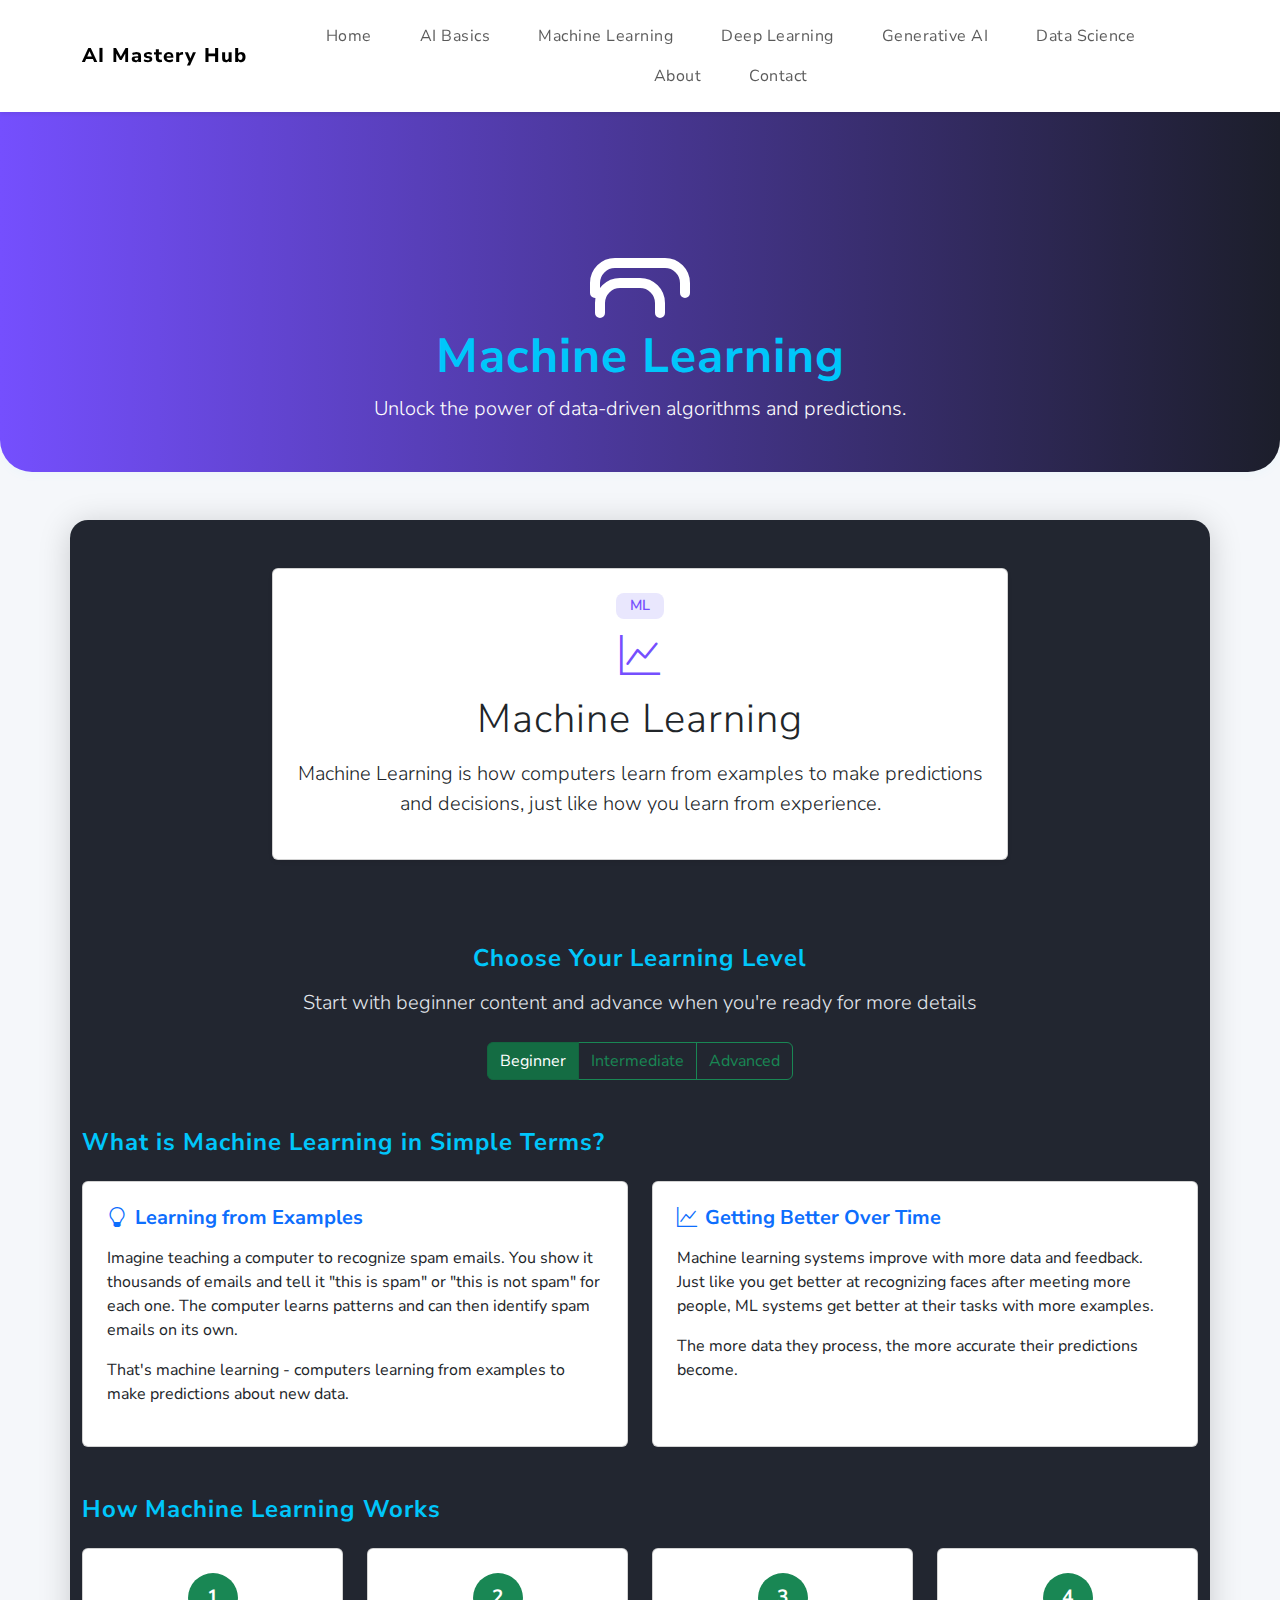
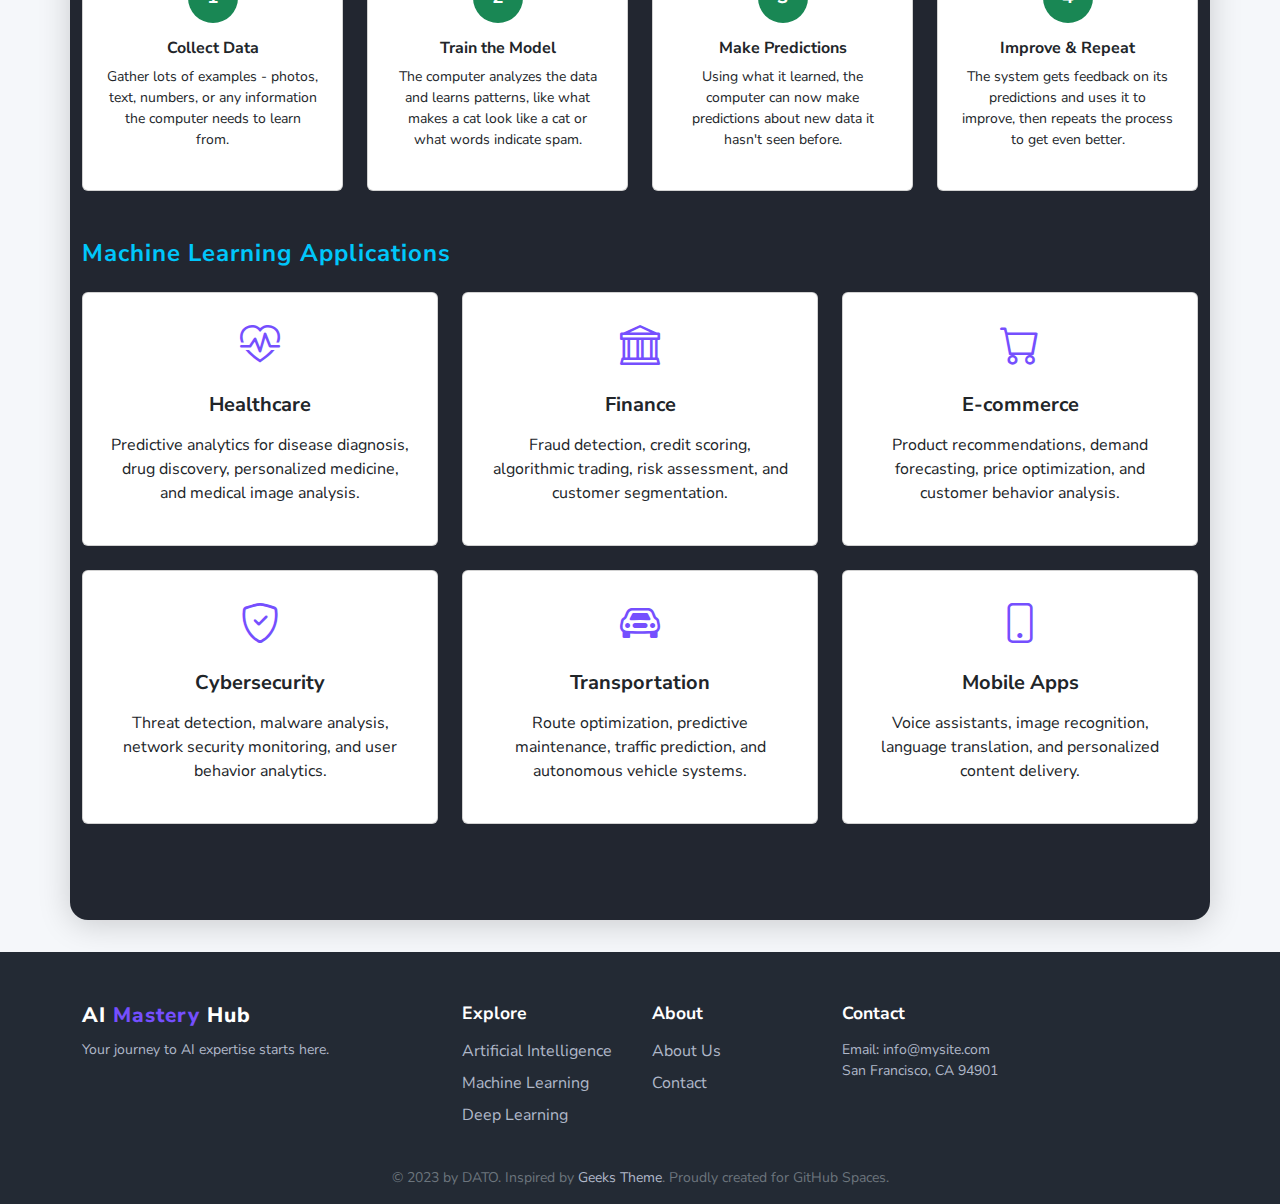
<file: ml.html>
<!DOCTYPE html>
<html lang="en">
<head>
  <meta charset="UTF-8">
  <meta name="viewport" content="width=device-width, initial-scale=1.0">
  <title>Machine Learning | AI Mastery Hub</title>
  <link href="https://cdn.jsdelivr.net/npm/bootstrap@5.3.2/dist/css/bootstrap.min.css" rel="stylesheet">
  <link rel="stylesheet" href="https://cdn.jsdelivr.net/npm/bootstrap-icons@1.11.1/font/bootstrap-icons.css">
  <link rel="stylesheet" href="css/style.css">
  <style>
    body { background: #f5f7fa; font-family: 'Nunito Sans', 'Inter', Arial, sans-serif; }
    .hero-bg { background: linear-gradient(90deg, #754ffe 0%, #1c1e2b 100%); color: #fff; padding: 4rem 0 3rem 0; border-radius: 0 0 2rem 2rem; position: relative; overflow: hidden; }
    .hero-illustration { max-width: 120px; width: 100%; margin: 2rem auto 0 auto; display: block; }
    .feature-icon { font-size: 2.5rem; color: #754ffe; margin-bottom: 1rem; }
    .badge-tech { background: #e9e7fd; color: #754ffe; font-size: 0.9em; font-weight: 600; border-radius: 0.5rem; padding: 0.4em 1em; margin-bottom: 0.7em; display: inline-block; }
    .navbar-brand { font-weight: 800; letter-spacing: 1px; }
    .footer-link { color: #b0b8c9; text-decoration: none; }
    .footer-link:hover { color: #754ffe; }
    .footer-bg { background: #232a34; color: #b0b8c9; }
    .footer-title { color: #fff; font-weight: 700; font-size: 1.1em; margin-bottom: 0.7em; }
    .footer-logo { font-weight: 800; color: #fff; font-size: 1.3em; letter-spacing: 1px; }
    .footer-logo span { color: #754ffe; }
    .content-section { margin-bottom: 3rem; }
    .learning-type-card { border-left: 4px solid #754ffe; }
    .tech-tool-item { background: #f8f9fa; border-radius: 0.5rem; padding: 1rem; margin-bottom: 1rem; }
  </style>
  <link href="https://fonts.googleapis.com/css2?family=Nunito+Sans:wght@400;700;900&display=swap" rel="stylesheet">
</head>
<body>
  <nav class="navbar navbar-expand-lg navbar-light bg-white shadow-sm py-3 sticky-top">
    <div class="container">
      <a class="navbar-brand" href="index.html">AI Mastery Hub</a>
      <button class="navbar-toggler" type="button" data-bs-toggle="collapse" data-bs-target="#navbarNav" aria-controls="navbarNav" aria-expanded="false" aria-label="Toggle navigation">
        <span class="navbar-toggler-icon"></span>
      </button>
      <div class="collapse navbar-collapse" id="navbarNav">
        <ul class="navbar-nav ms-auto mb-2 mb-lg-0">
          <li class="nav-item"><a class="nav-link" href="index.html">Home</a></li>
          <li class="nav-item">
            <a class="nav-link" href="ai.html">AI Basics</a>
          </li>
          <li class="nav-item">
            <a class="nav-link" href="ml.html">Machine Learning</a>
          </li>
          <li class="nav-item">
            <a class="nav-link" href="dl.html">Deep Learning</a>
          </li>
          <li class="nav-item">
            <a class="nav-link" href="genai.html">Generative AI</a>
          </li>
            <li class="nav-item">
              <a class="nav-link" href="datascience.html">Data Science</a>
            </li>
          <li class="nav-item"><a class="nav-link" href="about.html">About</a></li>
          <li class="nav-item"><a class="nav-link" href="contact.html">Contact</a></li>
        </ul>
      </div>
    </div>
  </nav>
  <section class="hero-bg text-center">
    <div class="container position-relative">
      <svg xmlns="http://www.w3.org/2000/svg" fill="none" viewBox="0 0 24 24" stroke="currentColor" width="120" height="120" class="hero-illustration" style="color:#fff;">
        <path stroke-linecap="round" stroke-linejoin="round" stroke-width="2" d="M3 17v-2a4 4 0 014-4h10a4 4 0 014 4v2M16 21v-2a4 4 0 00-4-4H8a4 4 0 00-4 4v2"/>
      </svg>
      <h1 class="display-5 fw-bold mb-2">Machine Learning</h1>
      <p class="lead mb-0">Unlock the power of data-driven algorithms and predictions.</p>
    </div>
  </section>
  <main class="container py-5">
    
    <!-- Main ML Definition -->
    <div class="row justify-content-center mb-5">
      <div class="col-lg-8">
        <div class="card p-4 bg-white text-dark shadow-sm">
          <div class="text-center">
            <span class="badge badge-tech mb-2">ML</span>
            <div class="feature-icon mb-2"><i class="bi bi-graph-up"></i></div>
            <h1 class="card-title display-6 mb-3">Machine Learning</h1>
            <p class="lead">Machine Learning is how computers learn from examples to make predictions and decisions, just like how you learn from experience.</p>
          </div>
        </div>
      </div>
    </div>

    <!-- Difficulty Level Navigation -->
    <div class="content-section">
      <div class="row justify-content-center mb-4">
        <div class="col-lg-8 text-center">
          <h2 class="fw-bold mb-3">Choose Your Learning Level</h2>
          <p class="lead mb-4">Start with beginner content and advance when you're ready for more details</p>
          <div class="btn-group" role="group" aria-label="Difficulty levels">
            <button type="button" class="btn btn-success active" onclick="showLevel('beginner')">Beginner</button>
            <button type="button" class="btn btn-outline-success" onclick="showLevel('intermediate')">Intermediate</button>
            <button type="button" class="btn btn-outline-success" onclick="showLevel('advanced')">Advanced</button>
          </div>
        </div>
      </div>
    </div>

    <!-- Beginner Level Content -->
    <div id="beginner-content" class="content-section">
      <!-- What is Machine Learning in Simple Terms -->
      <div class="content-section">
        <h2 class="fw-bold mb-4">What is Machine Learning in Simple Terms?</h2>
        <div class="row g-4">
          <div class="col-md-6">
            <div class="card h-100 p-4">
              <h5 class="fw-bold text-primary mb-3"><i class="bi bi-lightbulb me-2"></i>Learning from Examples</h5>
              <p>Imagine teaching a computer to recognize spam emails. You show it thousands of emails and tell it "this is spam" or "this is not spam" for each one. The computer learns patterns and can then identify spam emails on its own.</p>
              <p>That's machine learning - computers learning from examples to make predictions about new data.</p>
            </div>
          </div>
          <div class="col-md-6">
            <div class="card h-100 p-4">
              <h5 class="fw-bold text-primary mb-3"><i class="bi bi-graph-up me-2"></i>Getting Better Over Time</h5>
              <p>Machine learning systems improve with more data and feedback. Just like you get better at recognizing faces after meeting more people, ML systems get better at their tasks with more examples.</p>
              <p>The more data they process, the more accurate their predictions become.</p>
            </div>
          </div>
        </div>
      </div>

      <!-- How Machine Learning Works -->
      <div class="content-section">
        <h2 class="fw-bold mb-4">How Machine Learning Works</h2>
        <div class="row g-4">
          <div class="col-md-3">
            <div class="card h-100 p-4 text-center">
              <div class="bg-success text-white rounded-circle d-flex align-items-center justify-content-center mx-auto mb-3" style="width: 50px; height: 50px; font-size: 1.2rem; font-weight: bold;">1</div>
              <h6 class="fw-bold">Collect Data</h6>
              <p class="small">Gather lots of examples - photos, text, numbers, or any information the computer needs to learn from.</p>
            </div>
          </div>
          <div class="col-md-3">
            <div class="card h-100 p-4 text-center">
              <div class="bg-success text-white rounded-circle d-flex align-items-center justify-content-center mx-auto mb-3" style="width: 50px; height: 50px; font-size: 1.2rem; font-weight: bold;">2</div>
              <h6 class="fw-bold">Train the Model</h6>
              <p class="small">The computer analyzes the data and learns patterns, like what makes a cat look like a cat or what words indicate spam.</p>
            </div>
          </div>
          <div class="col-md-3">
            <div class="card h-100 p-4 text-center">
              <div class="bg-success text-white rounded-circle d-flex align-items-center justify-content-center mx-auto mb-3" style="width: 50px; height: 50px; font-size: 1.2rem; font-weight: bold;">3</div>
              <h6 class="fw-bold">Make Predictions</h6>
              <p class="small">Using what it learned, the computer can now make predictions about new data it hasn't seen before.</p>
            </div>
          </div>
          <div class="col-md-3">
            <div class="card h-100 p-4 text-center">
              <div class="bg-success text-white rounded-circle d-flex align-items-center justify-content-center mx-auto mb-3" style="width: 50px; height: 50px; font-size: 1.2rem; font-weight: bold;">4</div>
              <h6 class="fw-bold">Improve & Repeat</h6>
              <p class="small">The system gets feedback on its predictions and uses it to improve, then repeats the process to get even better.</p>
            </div>
          </div>
        </div>
      </div>

      <!-- ML Applications -->
      <div class="content-section">
        <h2 class="fw-bold mb-4">Machine Learning Applications</h2>
        <div class="row g-4">
          <div class="col-md-4">
            <div class="card h-100 p-4 text-center">
              <i class="bi bi-heart-pulse feature-icon"></i>
              <h5 class="fw-bold mb-3">Healthcare</h5>
              <p>Predictive analytics for disease diagnosis, drug discovery, personalized medicine, and medical image analysis.</p>
            </div>
          </div>
          <div class="col-md-4">
            <div class="card h-100 p-4 text-center">
              <i class="bi bi-bank feature-icon"></i>
              <h5 class="fw-bold mb-3">Finance</h5>
              <p>Fraud detection, credit scoring, algorithmic trading, risk assessment, and customer segmentation.</p>
            </div>
          </div>
          <div class="col-md-4">
            <div class="card h-100 p-4 text-center">
              <i class="bi bi-cart feature-icon"></i>
              <h5 class="fw-bold mb-3">E-commerce</h5>
              <p>Product recommendations, demand forecasting, price optimization, and customer behavior analysis.</p>
            </div>
          </div>
          <div class="col-md-4">
            <div class="card h-100 p-4 text-center">
              <i class="bi bi-shield-check feature-icon"></i>
              <h5 class="fw-bold mb-3">Cybersecurity</h5>
              <p>Threat detection, malware analysis, network security monitoring, and user behavior analytics.</p>
            </div>
          </div>
          <div class="col-md-4">
            <div class="card h-100 p-4 text-center">
              <i class="bi bi-car-front feature-icon"></i>
              <h5 class="fw-bold mb-3">Transportation</h5>
              <p>Route optimization, predictive maintenance, traffic prediction, and autonomous vehicle systems.</p>
            </div>
          </div>
          <div class="col-md-4">
            <div class="card h-100 p-4 text-center">
              <i class="bi bi-phone feature-icon"></i>
              <h5 class="fw-bold mb-3">Mobile Apps</h5>
              <p>Voice assistants, image recognition, language translation, and personalized content delivery.</p>
            </div>
          </div>
        </div>
      </div>
    </div>

    <!-- Intermediate Level Content -->
    <div id="intermediate-content" class="content-section" style="display: none;">
      <!-- Machine Learning Learning Types -->
      <div class="content-section">
        <h2 class="fw-bold mb-4">Machine Learning Learning Types</h2>
        <div class="row g-4">
          <div class="col-lg-4">
            <div class="card h-100 p-4 learning-type-card">
              <div class="text-center mb-3">
                <i class="bi bi-check-circle feature-icon"></i>
                <h5 class="fw-bold">Supervised Learning</h5>
              </div>
              <p>Supervised learning consists of adding specific features for the algorithm. The features will help the algorithm to derive meaning and context from labeled training data.</p>
              <div class="mt-3">
                <h6 class="fw-bold text-primary">Common Applications:</h6>
                <ul class="small">
                  <li>Image classification</li>
                  <li>Spam detection</li>
                  <li>Price prediction</li>
                  <li>Medical diagnosis</li>
                </ul>
              </div>
            </div>
          </div>
          <div class="col-lg-4">
            <div class="card h-100 p-4 learning-type-card">
              <div class="text-center mb-3">
                <i class="bi bi-question-circle feature-icon"></i>
                <h5 class="fw-bold">Unsupervised Learning</h5>
              </div>
              <p>Unsupervised learning does not provide features and allows the algorithm to learn the meaning and context on its own by finding hidden patterns in unlabeled data.</p>
              <div class="mt-3">
                <h6 class="fw-bold text-primary">Common Applications:</h6>
                <ul class="small">
                  <li>Customer segmentation</li>
                  <li>Anomaly detection</li>
                  <li>Dimensionality reduction</li>
                  <li>Market basket analysis</li>
                </ul>
              </div>
            </div>
          </div>
          <div class="col-lg-4">
            <div class="card h-100 p-4 learning-type-card">
              <div class="text-center mb-3">
                <i class="bi bi-arrow-repeat feature-icon"></i>
                <h5 class="fw-bold">Reinforcement Learning</h5>
              </div>
              <p>Reinforcement Learning enables the algorithm to learn by interacting with an environment and receiving feedback through rewards or penalties. This helps the model improve decision-making over time.</p>
              <div class="mt-3">
                <h6 class="fw-bold text-primary">Common Applications:</h6>
                <ul class="small">
                  <li>Game playing (AlphaGo)</li>
                  <li>Autonomous vehicles</li>
                  <li>Robot navigation</li>
                  <li>Trading systems</li>
                </ul>
              </div>
            </div>
          </div>
        </div>
      </div>

      <!-- AI Vision Section -->
      <div class="content-section">
        <h2 class="fw-bold mb-4">AI Vision & Computer Vision</h2>
        <div class="row g-4">
          <div class="col-md-6">
            <div class="card p-4">
              <h5 class="fw-bold text-primary mb-3"><i class="bi bi-eye me-2"></i>What is AI Vision?</h5>
              <p>AI vision refers to the ability of artificial intelligence systems to perceive and interpret visual information from the world around them. This includes tasks such as object recognition, image classification, and scene understanding.</p>
              <p>With advances in machine learning and computer vision, AI vision is becoming increasingly sophisticated and is being applied in a wide range of industries, from healthcare to autonomous vehicles.</p>
            </div>
          </div>
          <div class="col-md-6">
            <div class="card p-4">
              <h5 class="fw-bold text-primary mb-3"><i class="bi bi-camera me-2"></i>Computer Vision Applications</h5>
              <ul>
                <li><strong>Facial Recognition:</strong> Security systems and social media tagging</li>
                <li><strong>Medical Imaging:</strong> X-ray analysis and disease detection</li>
                <li><strong>Quality Control:</strong> Manufacturing defect detection</li>
                <li><strong>Autonomous Vehicles:</strong> Road sign and obstacle detection</li>
                <li><strong>Retail Analytics:</strong> Customer behavior tracking</li>
              </ul>
            </div>
          </div>
        </div>
      </div>

      <!-- Learning Technology Section -->
      <div class="content-section">
        <h2 class="fw-bold mb-4">Machine Learning in Education Technology</h2>
        <div class="row g-4">
          <div class="col-md-8">
            <div class="card p-4">
              <h5 class="fw-bold text-primary mb-3"><i class="bi bi-mortarboard me-2"></i>Transforming Learning Technology</h5>
              <p>Machine Learning is transforming learning technology by enabling personalized education, automated feedback, and adaptive learning paths. AI-driven tools like virtual tutors, chatbots, and recommendation systems enhance learning experiences, while speech and image recognition improve accessibility.</p>
              <p>Platforms such as Coursera and Udemy leverage ML to suggest courses, and AI-powered assessments help identify skill gaps. The future of learning technology includes VR/AR integration, automated content creation, and AI-driven skill evaluations, making education more interactive and efficient.</p>
              <p>Aspiring learners can explore ML through online courses, tutorials, and hands-on projects to stay ahead in this evolving field.</p>
            </div>
          </div>
          <div class="col-md-4">
            <div class="card p-4">
              <h6 class="fw-bold text-primary mb-3">Key Benefits:</h6>
              <ul class="small">
                <li>Personalized learning paths</li>
                <li>Automated grading and feedback</li>
                <li>Intelligent tutoring systems</li>
                <li>Content recommendation</li>
                <li>Skill gap analysis</li>
                <li>Adaptive assessments</li>
              </ul>
            </div>
          </div>
        </div>
      </div>
    </div>

    <!-- Advanced Level Content -->
    <div id="advanced-content" class="content-section" style="display: none;">
      <!-- ML Tools and Frameworks -->
      <div class="content-section">
        <h2 class="fw-bold mb-4">Popular Machine Learning Tools & Frameworks</h2>
        <div class="row g-4">
          <div class="col-md-6">
            <div class="card p-4 shadow-sm">
              <h6 class="fw-bold mb-2 text-primary"><i class="bi bi-python me-2"></i>Python Libraries</h6>
              <p class="mb-0 text-dark">Scikit-learn, Pandas, NumPy, Matplotlib, Seaborn for data manipulation and traditional ML algorithms.</p>
            </div>
          </div>
          <div class="col-md-6">
            <div class="card p-4 shadow-sm">
              <h6 class="fw-bold mb-2 text-primary"><i class="bi bi-diagram-3 me-2"></i>Deep Learning Frameworks</h6>
              <p class="mb-0 text-dark">TensorFlow, PyTorch, Keras for building and training neural networks and deep learning models.</p>
            </div>
          </div>
          <div class="col-md-6">
            <div class="card p-4 shadow-sm">
              <h6 class="fw-bold mb-2 text-primary"><i class="bi bi-cloud me-2"></i>Cloud ML Services</h6>
              <p class="mb-0 text-dark">AWS SageMaker, Google AI Platform, Azure Machine Learning for scalable ML model deployment.</p>
            </div>
          </div>
          <div class="col-md-6">
            <div class="card p-4 shadow-sm">
              <h6 class="fw-bold mb-2 text-primary"><i class="bi bi-graph-up me-2"></i>AutoML Platforms</h6>
              <p class="mb-0 text-dark">Google AutoML, H2O.ai, DataRobot for automated machine learning model development.</p>
            </div>
          </div>
          <div class="col-md-6">
            <div class="card p-4 shadow-sm">
              <h6 class="fw-bold mb-2 text-primary"><i class="bi bi-database me-2"></i>Data Processing</h6>
              <p class="mb-0 text-dark">Apache Spark, Hadoop, Apache Kafka for big data processing and real-time analytics.</p>
            </div>
          </div>
          <div class="col-md-6">
            <div class="card p-4 shadow-sm">
              <h6 class="fw-bold mb-2 text-primary"><i class="bi bi-display me-2"></i>Visualization Tools</h6>
              <p class="mb-0 text-dark">Tableau, Power BI, Plotly for data visualization and interactive dashboards.</p>
            </div>
          </div>
        </div>
      </div>
    </div>
  </main>
  <footer class="footer-bg pt-5 pb-3 mt-auto">
    <div class="container">
      <div class="row mb-4">
        <div class="col-md-4 mb-3 mb-md-0">
          <div class="footer-logo mb-2">AI <span>Mastery</span> Hub</div>
          <div class="small">Your journey to AI expertise starts here.</div>
        </div>
        <div class="col-md-2">
          <div class="footer-title">Explore</div>
          <ul class="list-unstyled">
            <li><a href="ai.html" class="footer-link">Artificial Intelligence</a></li>
            <li><a href="ml.html" class="footer-link">Machine Learning</a></li>
            <li><a href="dl.html" class="footer-link">Deep Learning</a></li>
          </ul>
        </div>
        <div class="col-md-2">
          <div class="footer-title">About</div>
          <ul class="list-unstyled">
            <li><a href="about.html" class="footer-link">About Us</a></li>
            <li><a href="contact.html" class="footer-link">Contact</a></li>
          </ul>
        </div>
        <div class="col-md-4">
          <div class="footer-title">Contact</div>
          <div class="small">Email: <a href="mailto:info@mysite.com" class="footer-link">info@mysite.com</a></div>
          <div class="small">San Francisco, CA 94901</div>
        </div>
      </div>
      <div class="text-center small text-secondary">&copy; 2023 by DATO. Inspired by <a href="https://themes.getbootstrap.com/preview/?theme_id=61529" class="footer-link">Geeks Theme</a>. Proudly created for GitHub Spaces.</div>
    </div>
  </footer>
  <script src="https://cdn.jsdelivr.net/npm/bootstrap@5.3.2/dist/js/bootstrap.bundle.min.js"></script>
  <script>
    function showLevel(level) {
      // Hide all content sections
      document.getElementById('beginner-content').style.display = 'none';
      document.getElementById('intermediate-content').style.display = 'none';
      document.getElementById('advanced-content').style.display = 'none';
      
      // Show the selected content section
      document.getElementById(`${level}-content`).style.display = 'block';
      
      // Update button states
      const buttons = document.querySelectorAll('.btn-group .btn');
      buttons.forEach(btn => {
        btn.classList.remove('active', 'btn-success');
        btn.classList.add('btn-outline-success');
      });
      
      // Activate the clicked button
      event.target.classList.remove('btn-outline-success');
      event.target.classList.add('active', 'btn-success');
    }
  </script>
</body>
</html>
</file>
<file: css/style.css>
@import url('https://fonts.googleapis.com/css2?family=Inter:wght@400;600&display=swap');

body {
  font-family: 'Inter', Arial, sans-serif;
  margin: 0;
  padding: 0;
  background: linear-gradient(135deg, #181c24 0%, #232a34 100%);
  color: #e3e8ee;
  min-height: 100vh;
}
nav {
  background: #232a34;
  box-shadow: 0 2px 8px rgba(0,0,0,0.15);
  padding: 0.5em 0;
  position: sticky;
  top: 0;
  z-index: 100;
}
nav ul {
  list-style: none;
  margin: 0;
  padding: 0;
  display: flex;
  justify-content: center;
  flex-wrap: wrap;
}
nav ul li {
  margin: 0 1em;
}
nav ul li a {
  color: #e3e8ee;
  text-decoration: none;
  font-weight: 600;
  padding: 0.5em 1em;
  border-radius: 6px;
  transition: background 0.2s, color 0.2s, box-shadow 0.2s;
  letter-spacing: 0.5px;
  display: inline-block;
}
nav ul li a:hover, nav ul li a:focus {
  background: linear-gradient(90deg, #0078d7 0%, #00c6fb 100%);
  color: #fff;
  box-shadow: 0 2px 8px rgba(0,120,215,0.15);
}
main {
  max-width: 900px;
  margin: 3em auto 2em auto;
  background: rgba(30, 34, 44, 0.98);
  padding: 2.5em 2em;
  border-radius: 18px;
  box-shadow: 0 4px 32px rgba(0,0,0,0.18);
  position: relative;
}
h1, h2, h3 {
  color: #00c6fb;
  font-weight: 600;
  margin-top: 0;
  letter-spacing: 1px;
}
h1 {
  font-size: 2.5em;
  margin-bottom: 0.5em;
}
h2 {
  font-size: 1.5em;
  margin-top: 1.5em;
}
section {
  margin-bottom: 2em;
  background: rgba(36, 41, 54, 0.92);
  border-radius: 12px;
  padding: 1.5em 1.2em;
  box-shadow: 0 2px 12px rgba(0,198,251,0.04);
}
ul, ol {
  padding-left: 1.5em;
}
li {
  margin-bottom: 0.5em;
}
a {
  color: #00c6fb;
  transition: color 0.2s;
}
a:hover, a:focus {
  color: #0078d7;
}
address {
  font-style: normal;
  color: #b0b8c9;
  margin-top: 1em;
}
@media (max-width: 900px) {
  main {
    padding: 1.2em 0.5em;
  }
}
@media (max-width: 600px) {
  main {
    padding: 0.7em 0.2em;
  }
  nav ul {
    flex-direction: column;
    align-items: center;
  }
  nav ul li {
    margin: 0.5em 0;
  }
  h1 {
    font-size: 2em;
  }
  h2 {
    font-size: 1.1em;
  }
  section {
    padding: 1em 0.5em;
  }
}
::-webkit-scrollbar {
  width: 8px;
  background: #232a34;
}
::-webkit-scrollbar-thumb {
  background: #0078d7;
  border-radius: 4px;
}
.card.bg-white {
  background: #fff !important;
  color: #212529 !important;
}
</file>
